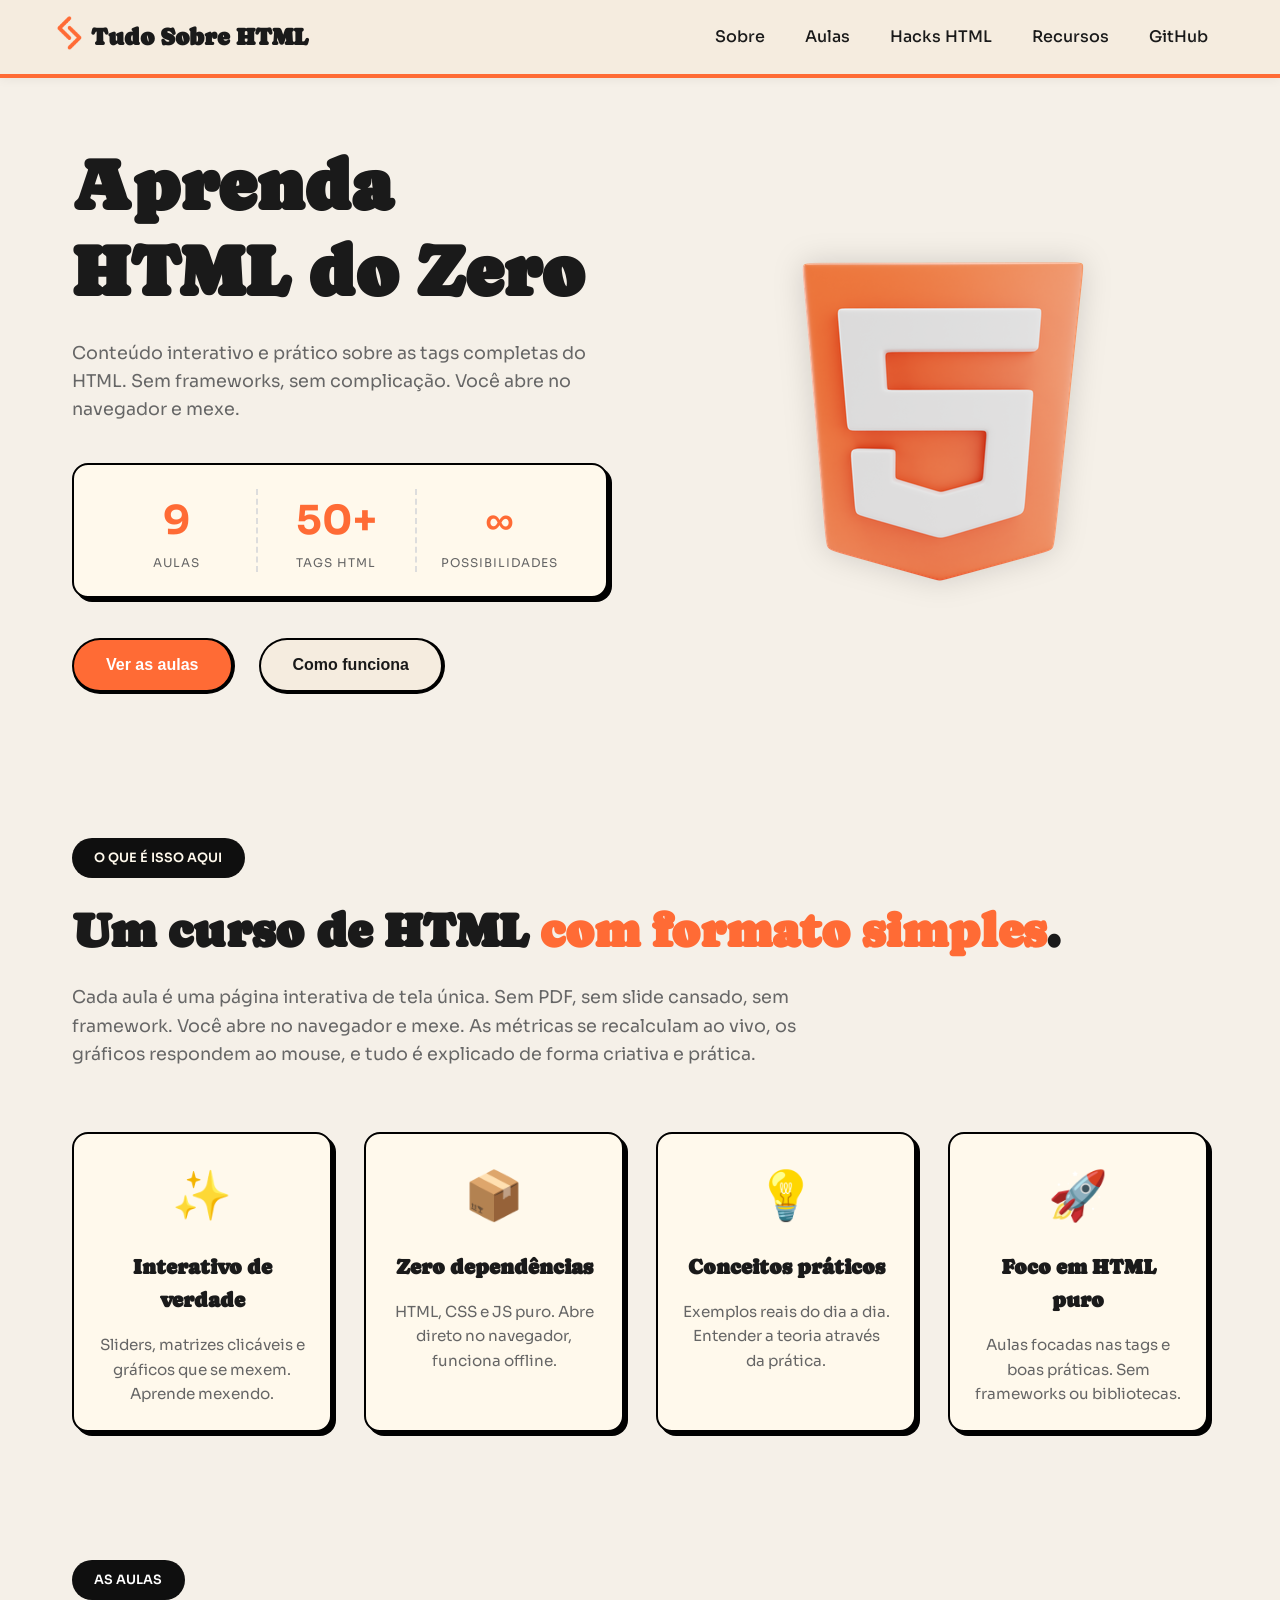
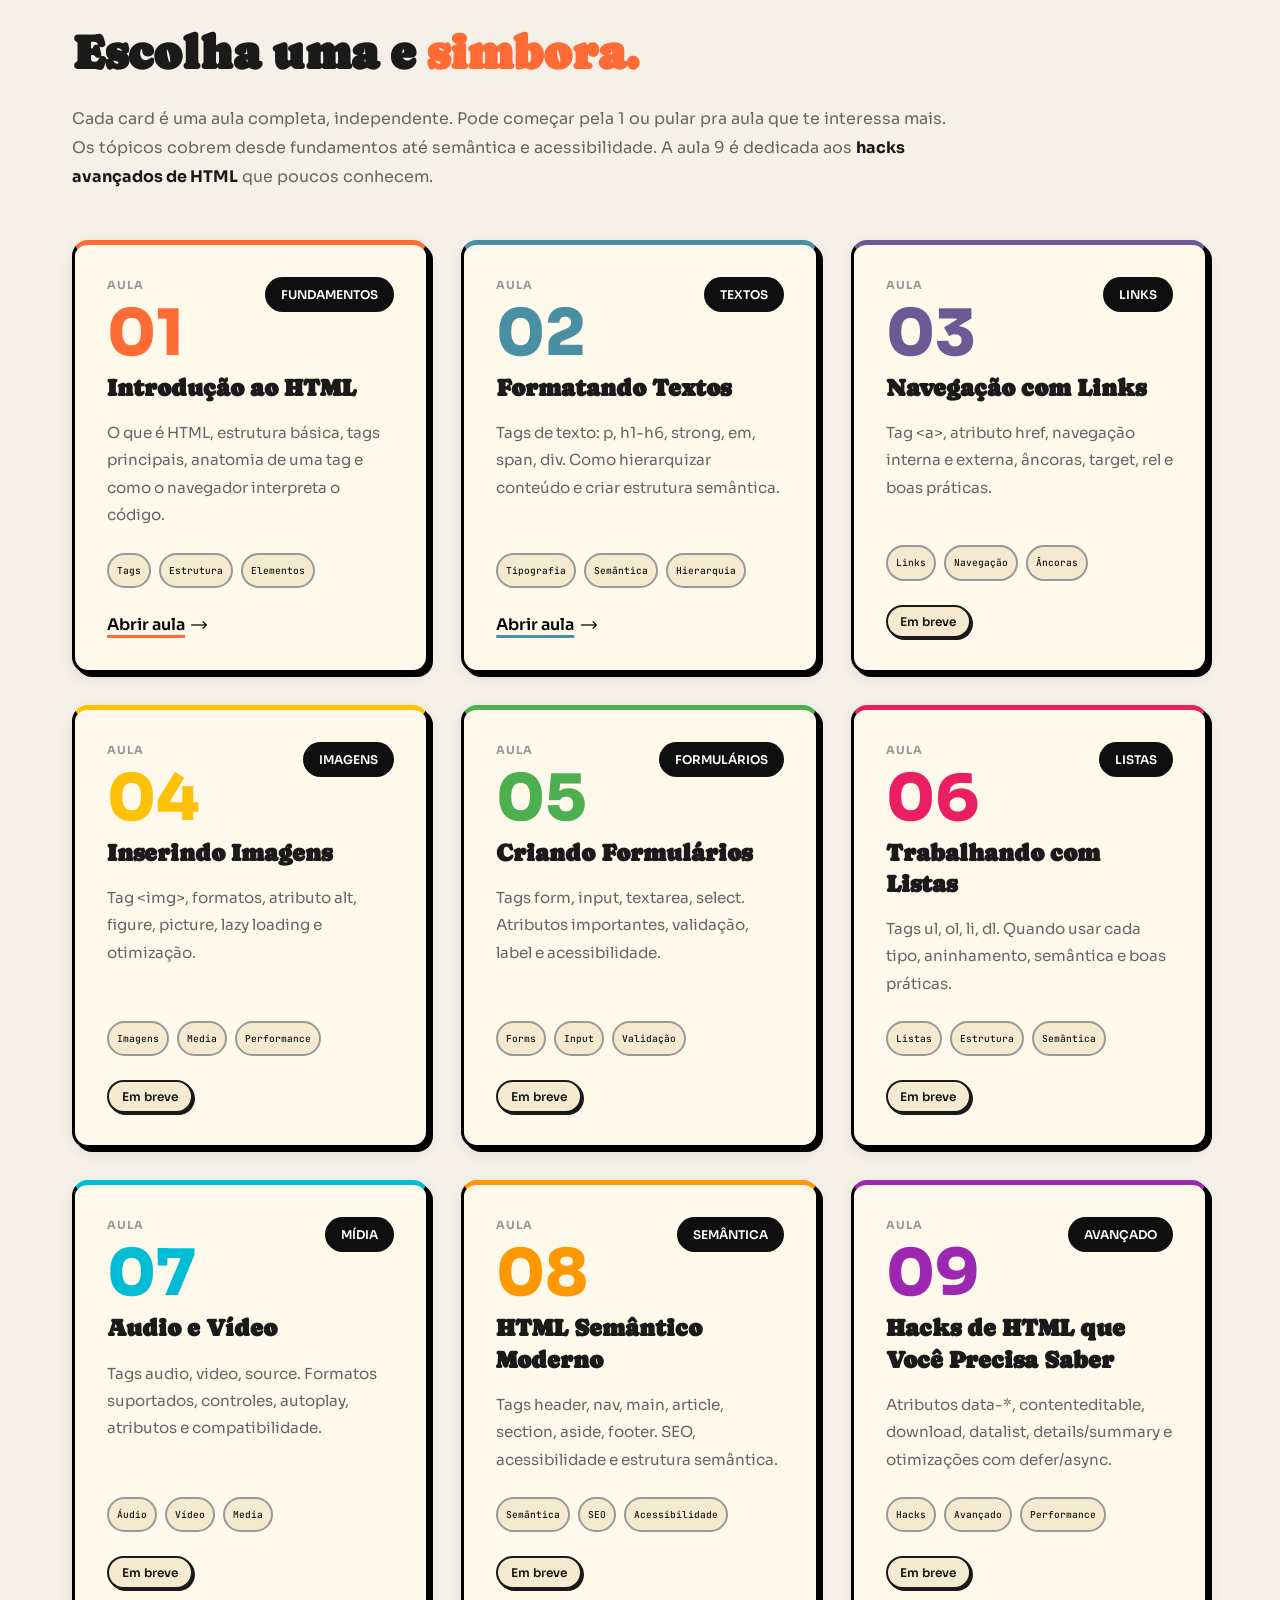
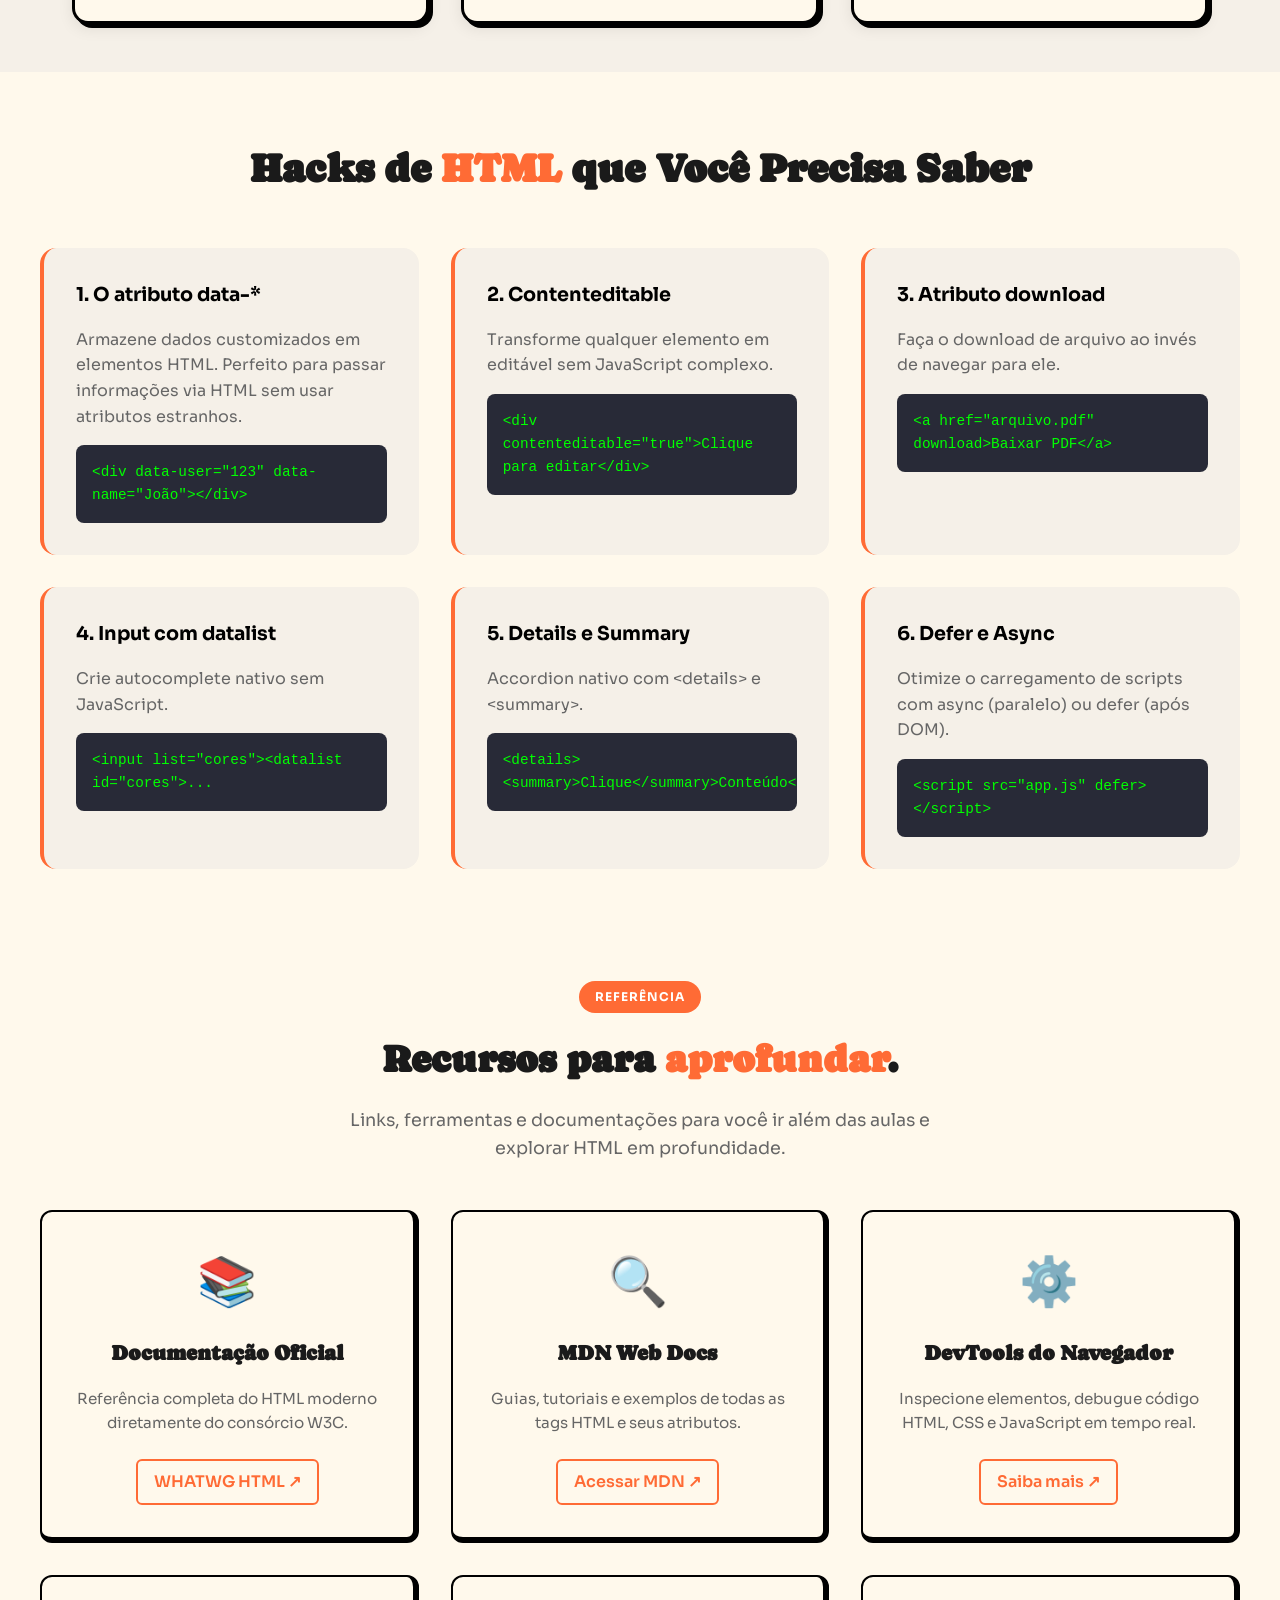
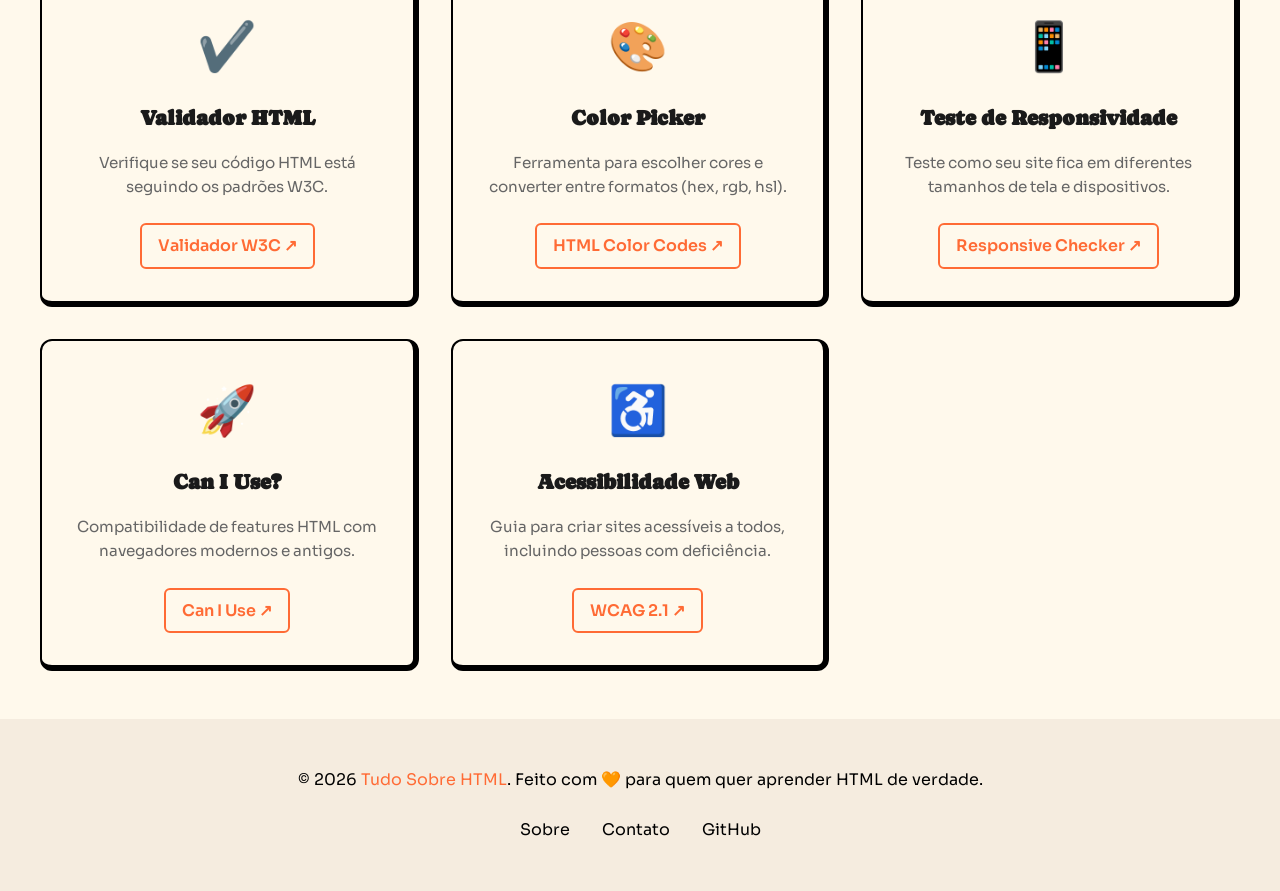
<file: index.html>
<!DOCTYPE html>
<html lang="pt-BR">
<head>
    <meta charset="UTF-8">
    <meta name="viewport" content="width=device-width, initial-scale=1.0">
    <title>Tudo Sobre HTML</title>
    <link rel="icon" type="image/x-icon" href="./img/favicon.ico">
    <link rel="stylesheet" href="css/style.css">
</head>
<body>
    <!-- HEADER -->
    <header class="header">
        <div class="header-container">
            <div class="logo">
                <a href="./"><img src="./img/logo.png" alt="Logo" class="logo-icon"></a>
                <h1>Tudo Sobre HTML</h1>
            </div>
            <nav class="nav">
                <a href="#como-funciona">Sobre</a>
                <a href="#aulas">Aulas</a>
                <a href="#hacks">Hacks HTML</a>
                <a href="#recursos">Recursos</a>
                <a href="https://github.com/rhayssakramer/tudo-sobre-html" target="_blank">GitHub</a>
            </nav>
        </div>
    </header>

    <!-- HERO SECTION -->
    <section class="hero" id="sobre">
        <div class="hero-content">
            <h1>Aprenda HTML do Zero</h1>
            <p>Conteúdo interativo e prático sobre as tags completas do HTML. Sem frameworks, sem complicação. Você abre no navegador e mexe.</p>
            
            <!-- STATS COMPACTO -->
            <div class="stats stats-compact">
                <div class="stat-item">
                    <span class="stat-number">9</span>
                    <span class="stat-label">Aulas</span>
                </div>
                <div class="stat-item">
                    <span class="stat-number">50+</span>
                    <span class="stat-label">Tags HTML</span>
                </div>
                <div class="stat-item">
                    <span class="stat-number">∞</span>
                    <span class="stat-label">Possibilidades</span>
                </div>
            </div>
            
            <div class="hero-buttons">
                <button class="btn btn-primary" onclick="document.querySelector('#aulas').scrollIntoView({behavior: 'smooth'})">Ver as aulas</button>
                <button class="btn btn-secondary" onclick="document.querySelector('#como-funciona').scrollIntoView({behavior: 'smooth'})">Como funciona</button>
            </div>
        </div>
        <div class="hero-illustration">
            <img src="./img/html-3d.webp" alt="HTML Code" class="hero-image">
        </div>
    </section>

     <!-- COMO FUNCIONA -->
    <section class="como-funciona" id="como-funciona">
        <div class="como-funciona-header">
            <span class="como-label">O QUE É ISSO AQUI</span>
            <h2>Um curso de HTML <span class="destaque">com formato simples</span>.</h2>
            <p>Cada aula é uma página interativa de tela única. Sem PDF, sem slide cansado, sem framework. Você abre no navegador e mexe. As métricas se recalculam ao vivo, os gráficos respondem ao mouse, e tudo é explicado de forma criativa e prática.</p>
        </div>

        <div class="features-grid">
            <div class="feature-card">
                <div class="feature-icon">✨</div>
                <h3>Interativo de verdade</h3>
                <p>Sliders, matrizes clicáveis e gráficos que se mexem. Aprende mexendo.</p>
            </div>

            <div class="feature-card">
                <div class="feature-icon">📦</div>
                <h3>Zero dependências</h3>
                <p>HTML, CSS e JS puro. Abre direto no navegador, funciona offline.</p>
            </div>

            <div class="feature-card">
                <div class="feature-icon">💡</div>
                <h3>Conceitos práticos</h3>
                <p>Exemplos reais do dia a dia. Entender a teoria através da prática.</p>
            </div>

            <div class="feature-card">
                <div class="feature-icon">🚀</div>
                <h3>Foco em HTML puro</h3>
                <p>Aulas focadas nas tags e boas práticas. Sem frameworks ou bibliotecas.</p>
            </div>
        </div>
    </section>

    <!-- AULAS -->
    <section class="aulas" id="aulas">
        <div class="aulas-header">
            <span class="aulas-label">AS AULAS</span>
            <h2>Escolha uma e <span class="destaque">simbora.</span></h2>
            <p>Cada card é uma aula completa, independente. Pode começar pela 1 ou pular pra aula que te interessa mais. Os tópicos cobrem desde fundamentos até semântica e acessibilidade. A aula 9 é dedicada aos <strong>hacks avançados de HTML</strong> que poucos conhecem.</p>
        </div>
        <div class="aulas-grid">
            <!-- Cards gerados dinamicamente por JavaScript -->
        </div>
    </section>

    <!-- CTA -->
    <section class="hacks" id="hacks">
        <h2>Hacks de <span class="destaque">HTML</span> que Você Precisa Saber</h2>
        <div class="hacks-container">
            <div class="hack-item">
                <h4>1. O atributo data-*</h4>
                <p>Armazene dados customizados em elementos HTML. Perfeito para passar informações via HTML sem usar atributos estranhos.</p>
                <code>&lt;div data-user="123" data-name="João"&gt;&lt;/div&gt;</code>
            </div>
            <div class="hack-item">
                <h4>2. Contenteditable</h4>
                <p>Transforme qualquer elemento em editável sem JavaScript complexo.</p>
                <code>&lt;div contenteditable="true"&gt;Clique para editar&lt;/div&gt;</code>
            </div>
            <div class="hack-item">
                <h4>3. Atributo download</h4>
                <p>Faça o download de arquivo ao invés de navegar para ele.</p>
                <code>&lt;a href="arquivo.pdf" download&gt;Baixar PDF&lt;/a&gt;</code>
            </div>
            <div class="hack-item">
                <h4>4. Input com datalist</h4>
                <p>Crie autocomplete nativo sem JavaScript.</p>
                <code>&lt;input list="cores"&gt;&lt;datalist id="cores"&gt;...</code>
            </div>
            <div class="hack-item">
                <h4>5. Details e Summary</h4>
                <p>Accordion nativo com &lt;details&gt; e &lt;summary&gt;.</p>
                <code>&lt;details&gt;&lt;summary&gt;Clique&lt;/summary&gt;Conteúdo&lt;/details&gt;</code>
            </div>
            <div class="hack-item">
                <h4>6. Defer e Async</h4>
                <p>Otimize o carregamento de scripts com async (paralelo) ou defer (após DOM).</p>
                <code>&lt;script src="app.js" defer&gt;&lt;/script&gt;</code>
            </div>
        </div>
    </section>

    <!-- RECURSOS -->
    <section class="recursos" id="recursos">
        <div class="recursos-header">
            <span class="recursos-label">REFERÊNCIA</span>
            <h2>Recursos para <span class="destaque">aprofundar</span>.</h2>
            <p>Links, ferramentas e documentações para você ir além das aulas e explorar HTML em profundidade.</p>
        </div>

        <div class="recursos-grid">
            <div class="recurso-card">
                <div class="recurso-icon">📚</div>
                <h3>Documentação Oficial</h3>
                <p>Referência completa do HTML moderno diretamente do consórcio W3C.</p>
                <a href="https://html.spec.whatwg.org/" target="_blank" class="recurso-link">WHATWG HTML ↗</a>
            </div>

            <div class="recurso-card">
                <div class="recurso-icon">🔍</div>
                <h3>MDN Web Docs</h3>
                <p>Guias, tutoriais e exemplos de todas as tags HTML e seus atributos.</p>
                <a href="https://developer.mozilla.org/pt-BR/docs/Web/HTML" target="_blank" class="recurso-link">Acessar MDN ↗</a>
            </div>

            <div class="recurso-card">
                <div class="recurso-icon">⚙️</div>
                <h3>DevTools do Navegador</h3>
                <p>Inspecione elementos, debugue código HTML, CSS e JavaScript em tempo real.</p>
                <a href="https://developer.mozilla.org/pt-BR/docs/Learn/Common_questions/Tools_and_setup/What_are_browser_developer_tools" target="_blank" class="recurso-link">Saiba mais ↗</a>
            </div>

            <div class="recurso-card">
                <div class="recurso-icon">✔️</div>
                <h3>Validador HTML</h3>
                <p>Verifique se seu código HTML está seguindo os padrões W3C.</p>
                <a href="https://validator.w3.org/" target="_blank" class="recurso-link">Validador W3C ↗</a>
            </div>

            <div class="recurso-card">
                <div class="recurso-icon">🎨</div>
                <h3>Color Picker</h3>
                <p>Ferramenta para escolher cores e converter entre formatos (hex, rgb, hsl).</p>
                <a href="https://htmlcolorcodes.com/" target="_blank" class="recurso-link">HTML Color Codes ↗</a>
            </div>

            <div class="recurso-card">
                <div class="recurso-icon">📱</div>
                <h3>Teste de Responsividade</h3>
                <p>Teste como seu site fica em diferentes tamanhos de tela e dispositivos.</p>
                <a href="https://responsivedesignchecker.com/" target="_blank" class="recurso-link">Responsive Checker ↗</a>
            </div>

            <div class="recurso-card">
                <div class="recurso-icon">🚀</div>
                <h3>Can I Use?</h3>
                <p>Compatibilidade de features HTML com navegadores modernos e antigos.</p>
                <a href="https://caniuse.com/" target="_blank" class="recurso-link">Can I Use ↗</a>
            </div>

            <div class="recurso-card">
                <div class="recurso-icon">♿</div>
                <h3>Acessibilidade Web</h3>
                <p>Guia para criar sites acessíveis a todos, incluindo pessoas com deficiência.</p>
                <a href="https://www.w3.org/WAI/WCAG21/quickref/pt-BR/" target="_blank" class="recurso-link">WCAG 2.1 ↗</a>
            </div>
        </div>
    </section>

    <!-- FOOTER -->
    <footer class="footer">
        <div class="footer-content">
            <p>&copy; 2026 <a href="https://github.com/rhayssakramer/tudo-sobre-html">Tudo Sobre HTML</a>. Feito com 🧡 para quem quer aprender HTML de verdade.</p>
            <div class="footer-links">
                <a href="#como-funciona">Sobre</a>
                <a href="https://rhayssakramer.vercel.app/">Contato</a>
                <a href="https://github.com/rhayssakramer" target="_blank">GitHub</a>
            </div>
        </div>
    </footer>

    <!-- BOTÃO VOLTAR AO TOPO -->
    <a href="#" class="scroll-to-top" id="scrollToTop">
        <img src="./img/next.png" alt="↑">
    </a>

    <script src="js/aulas.js"></script>
    <script src="js/script.js"></script>
</body>
</html>
</file>
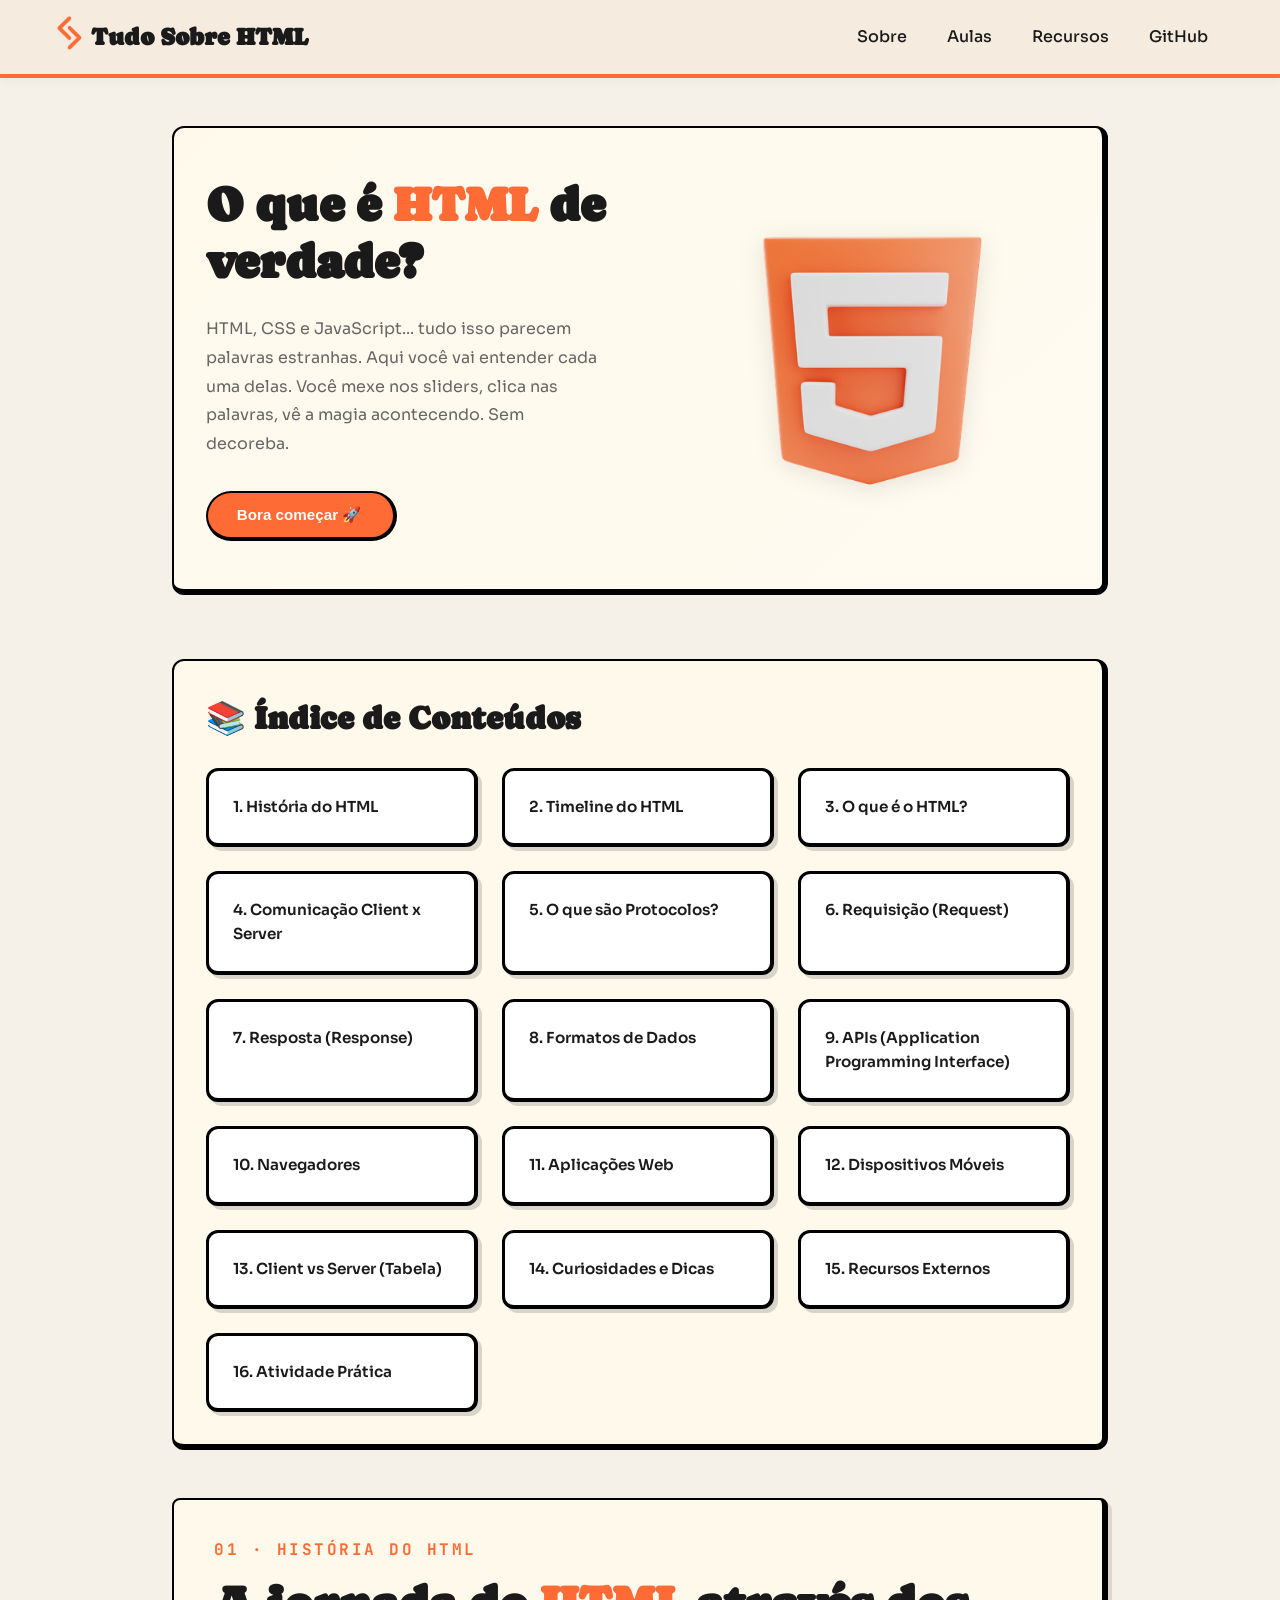
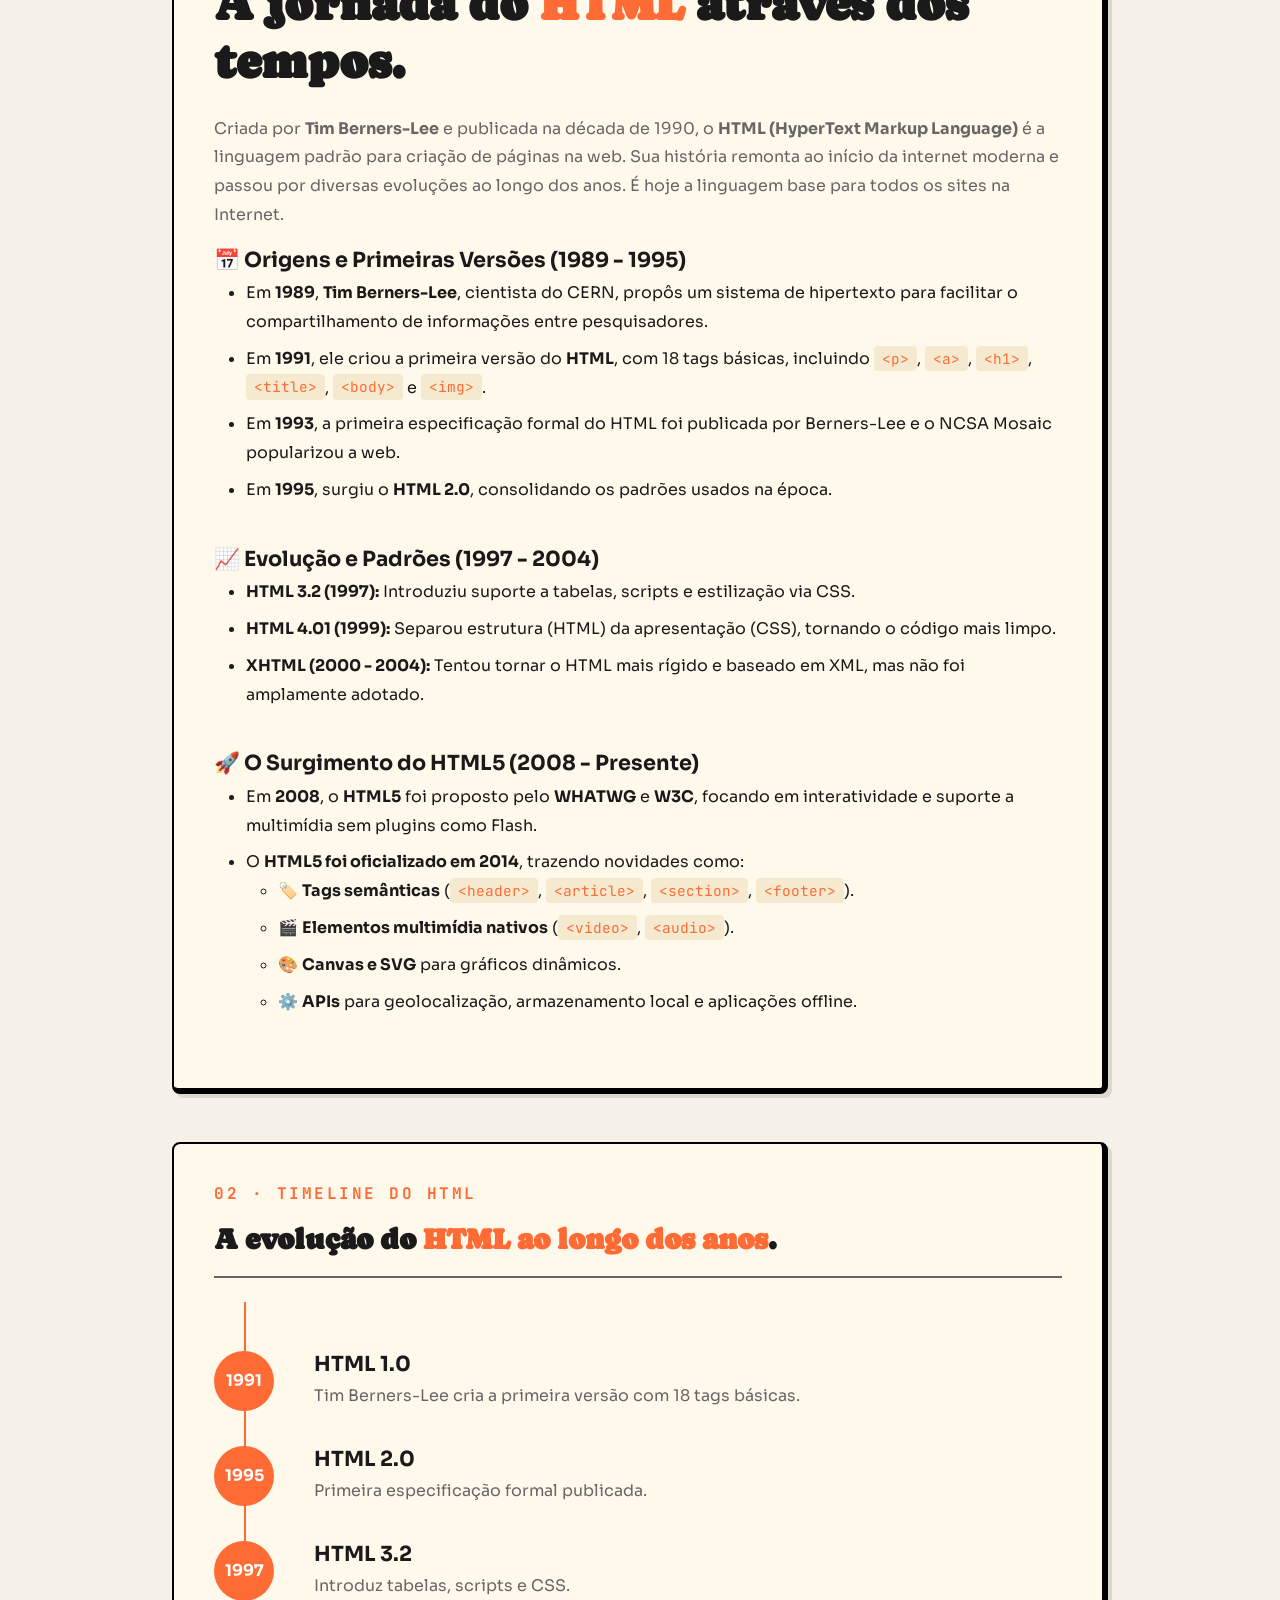
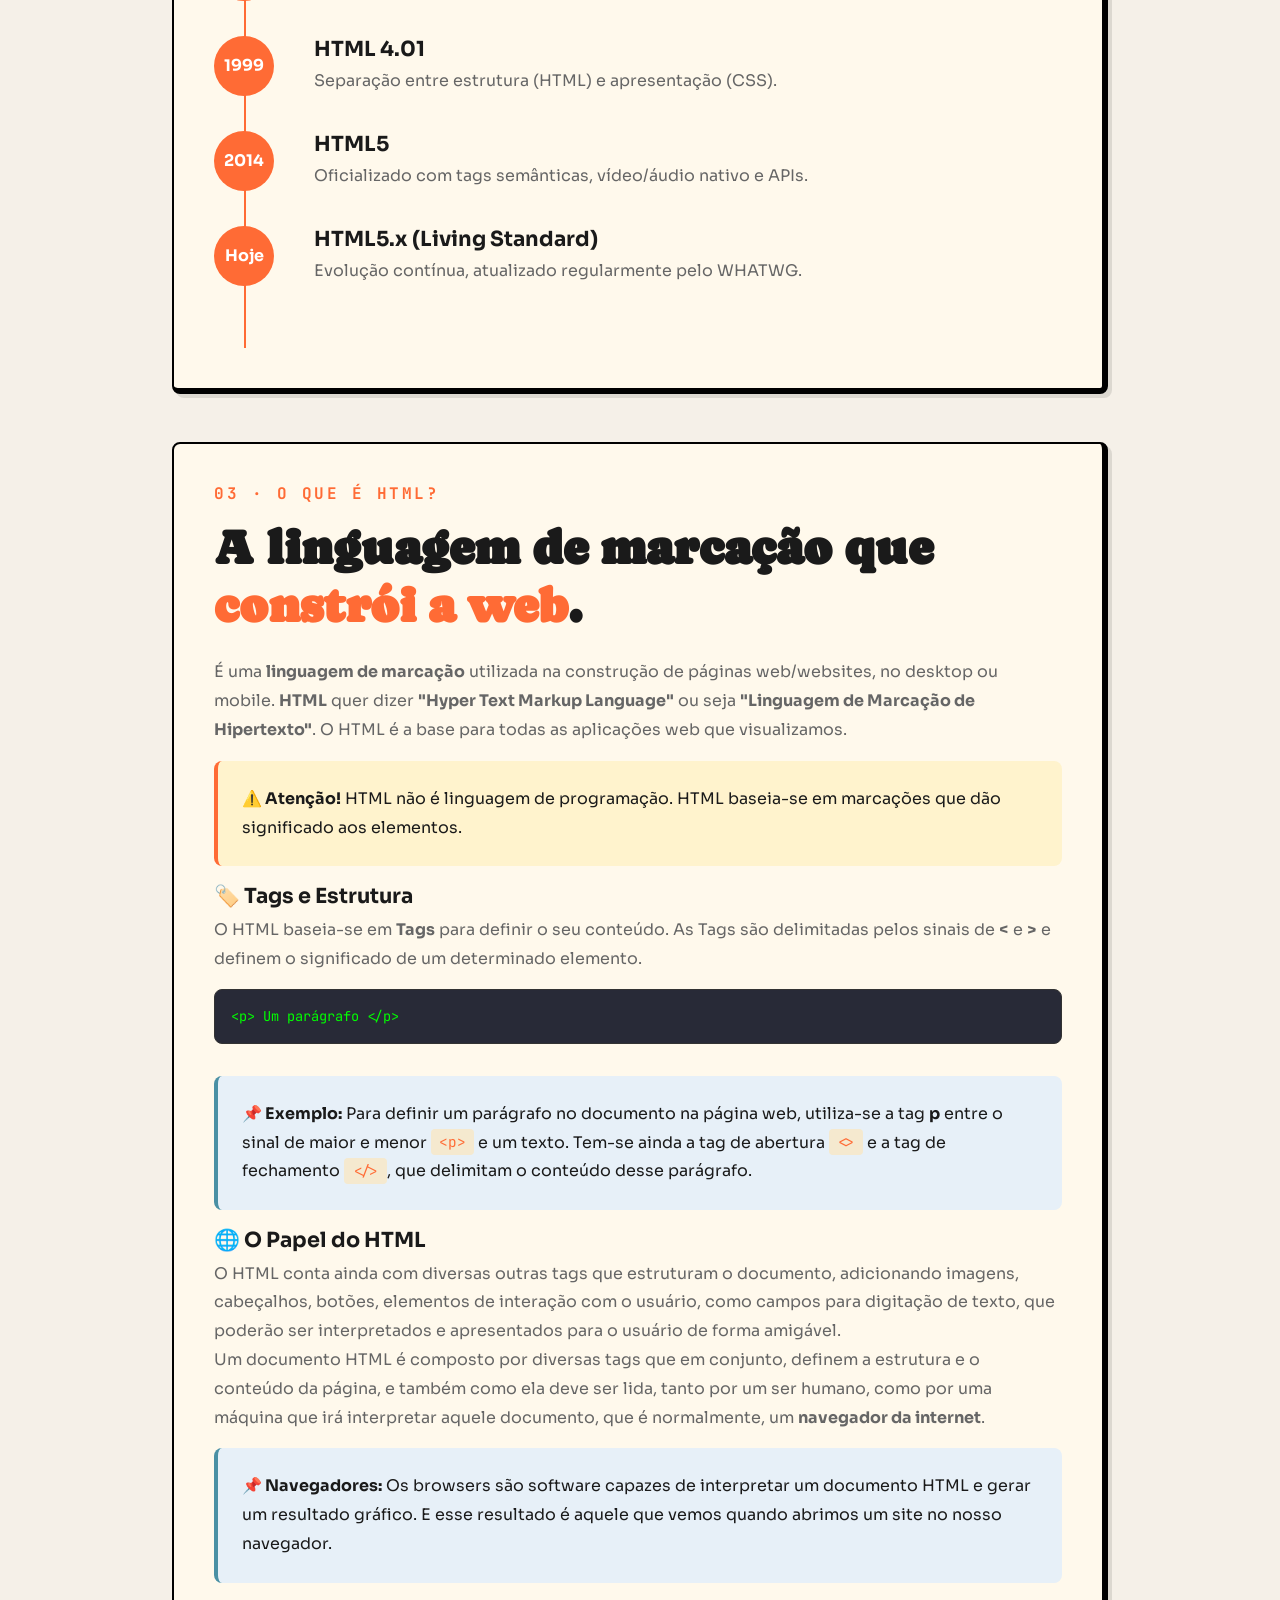
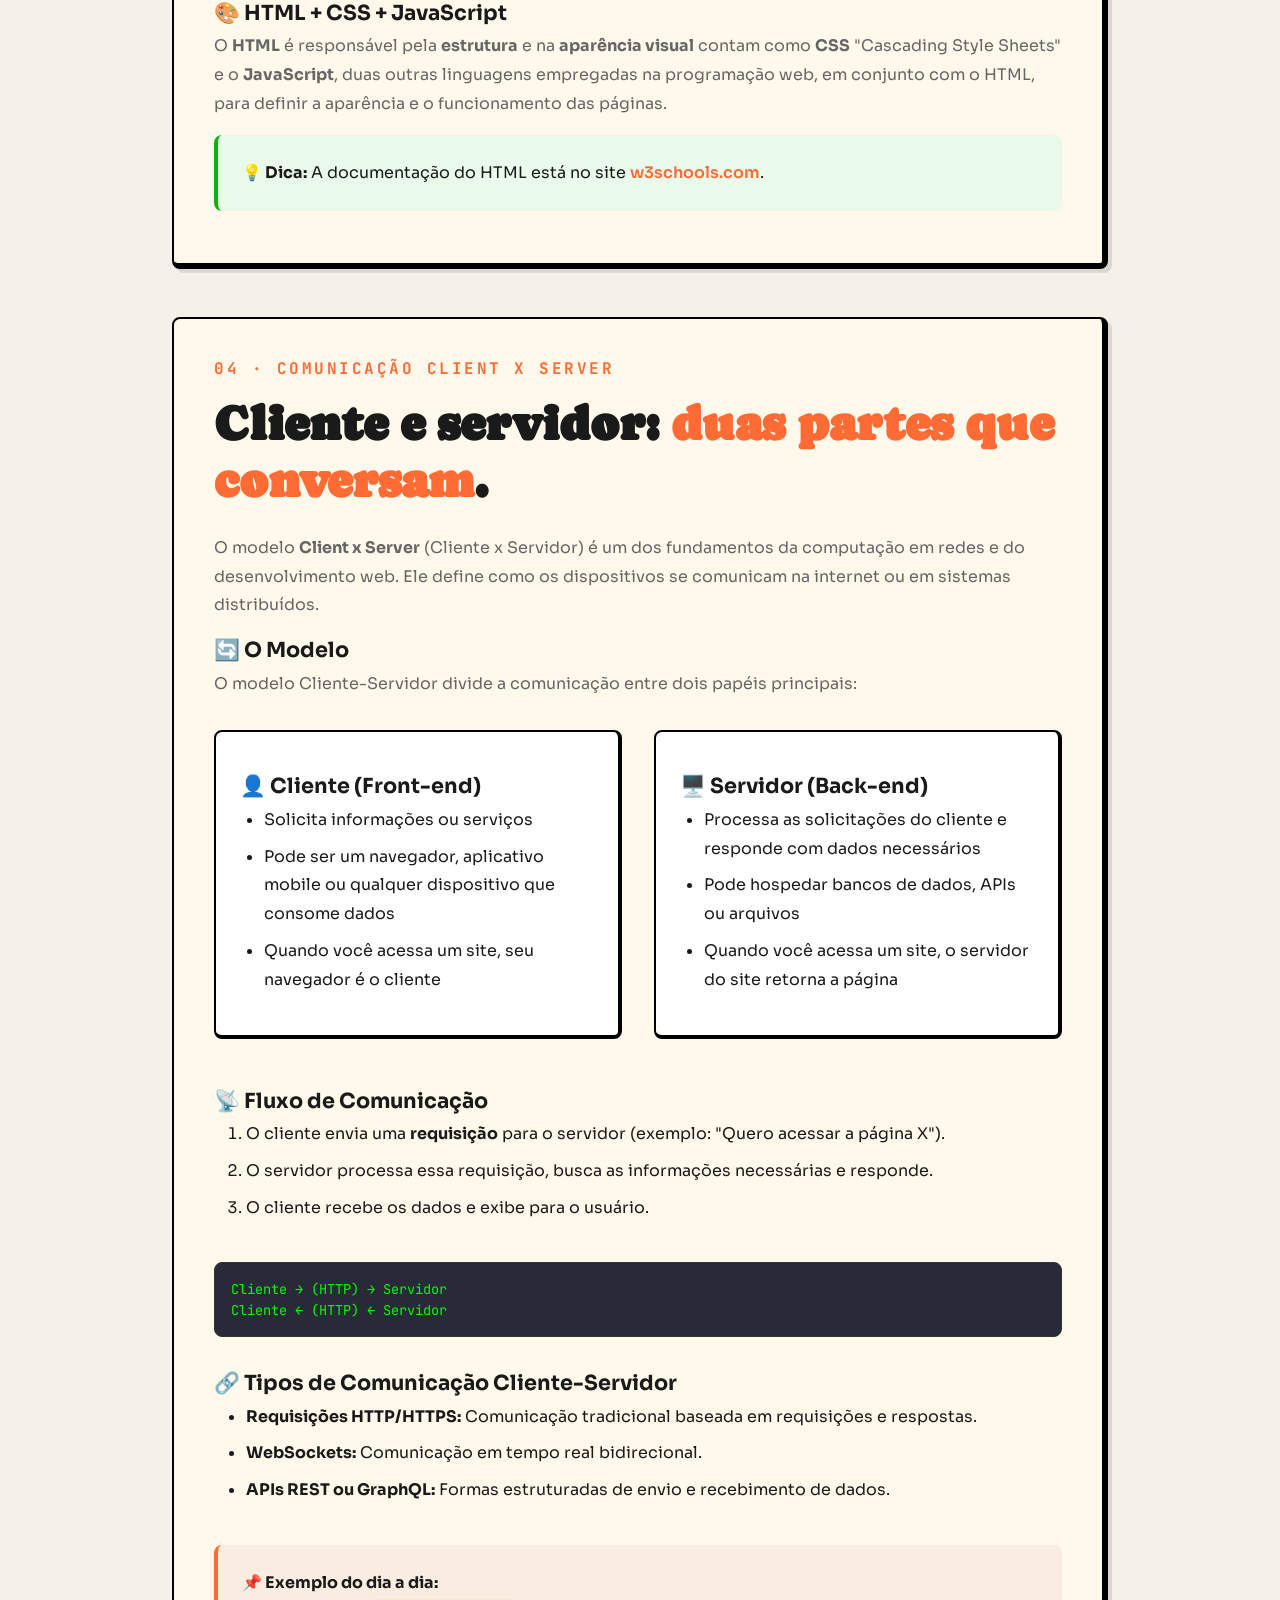
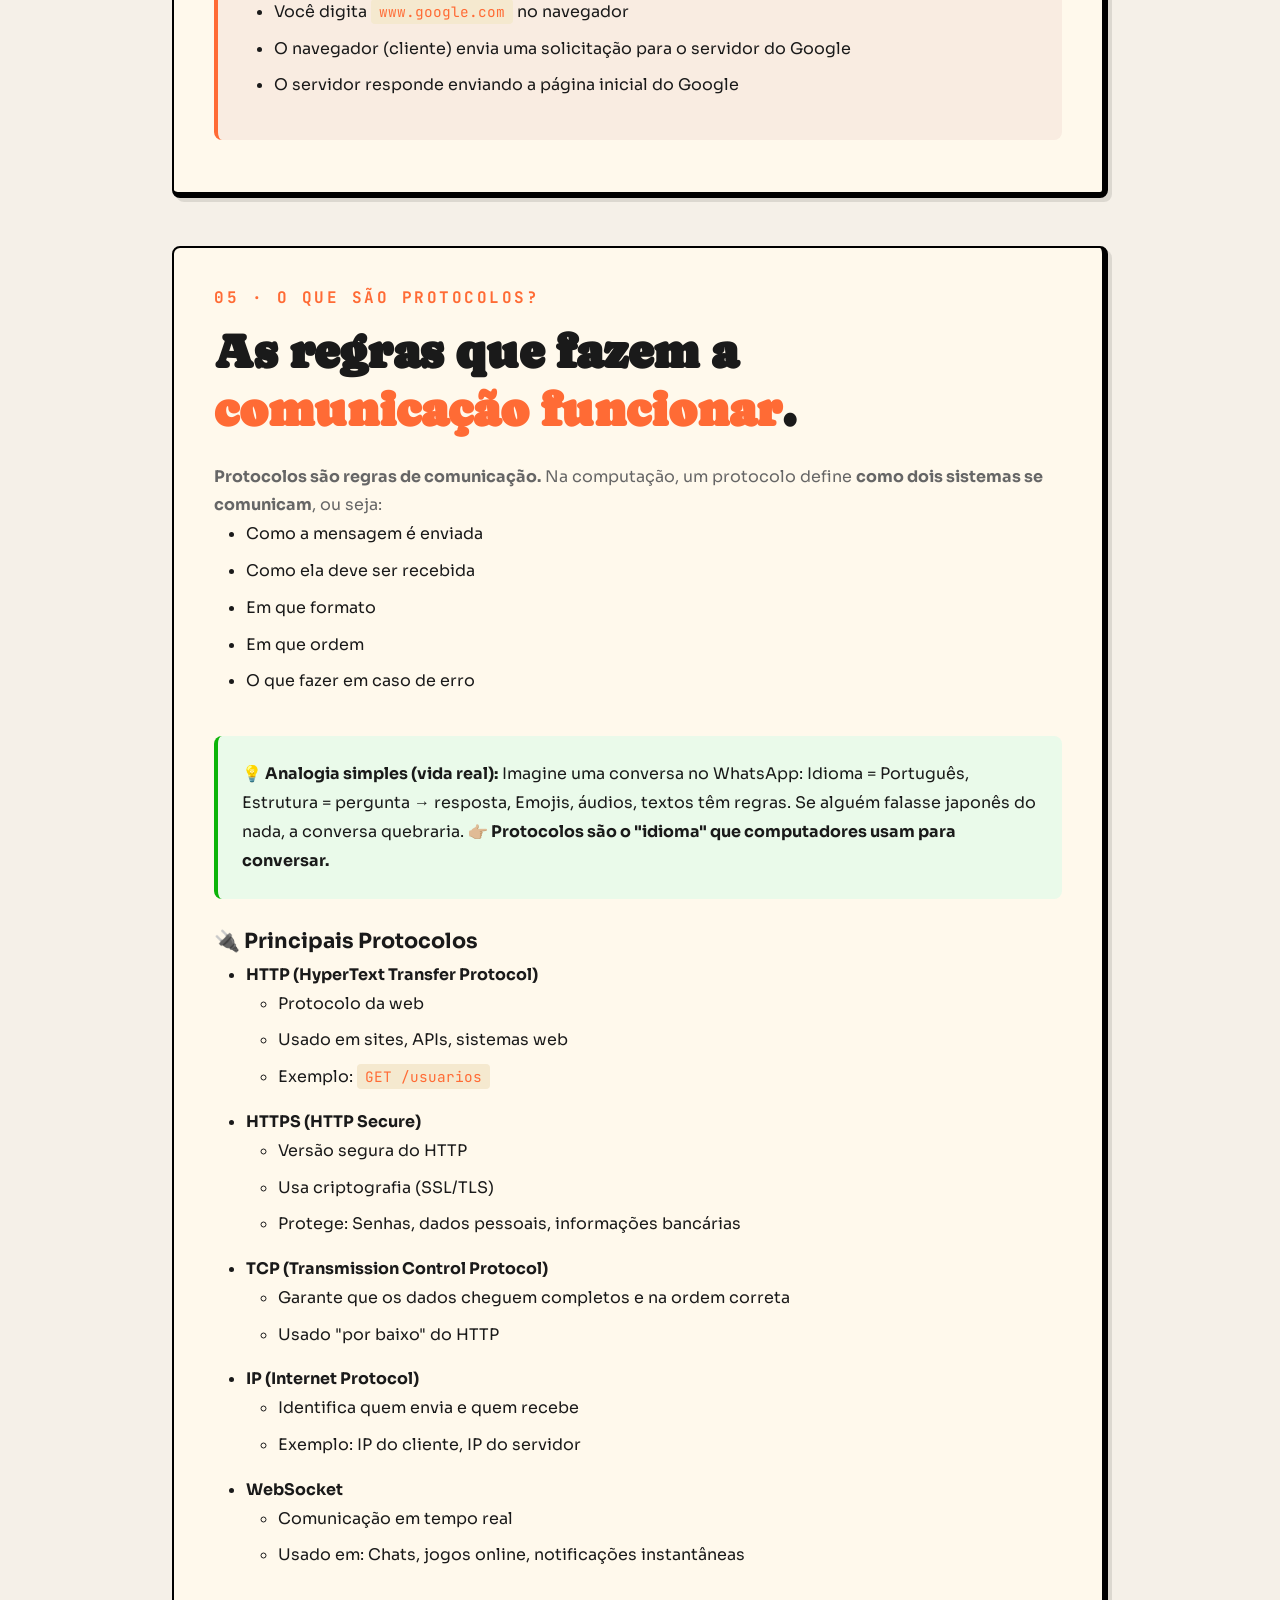
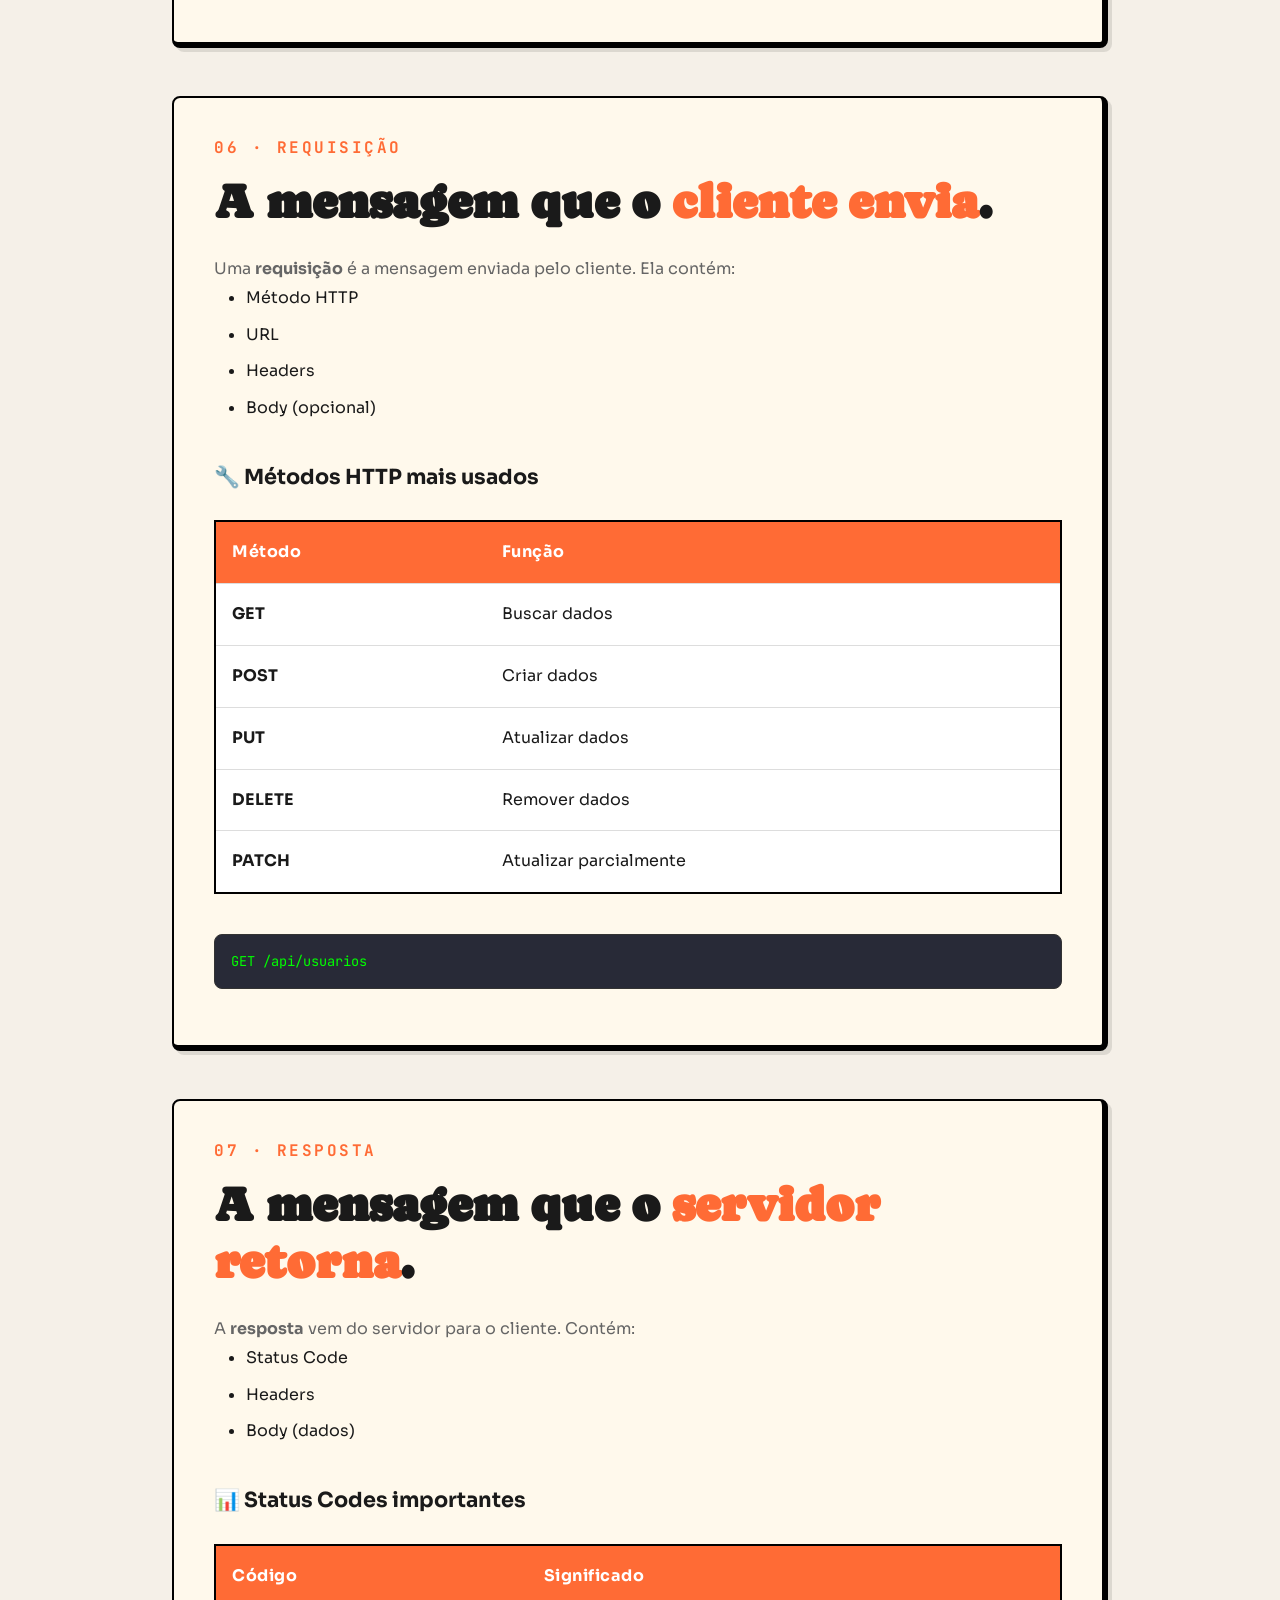
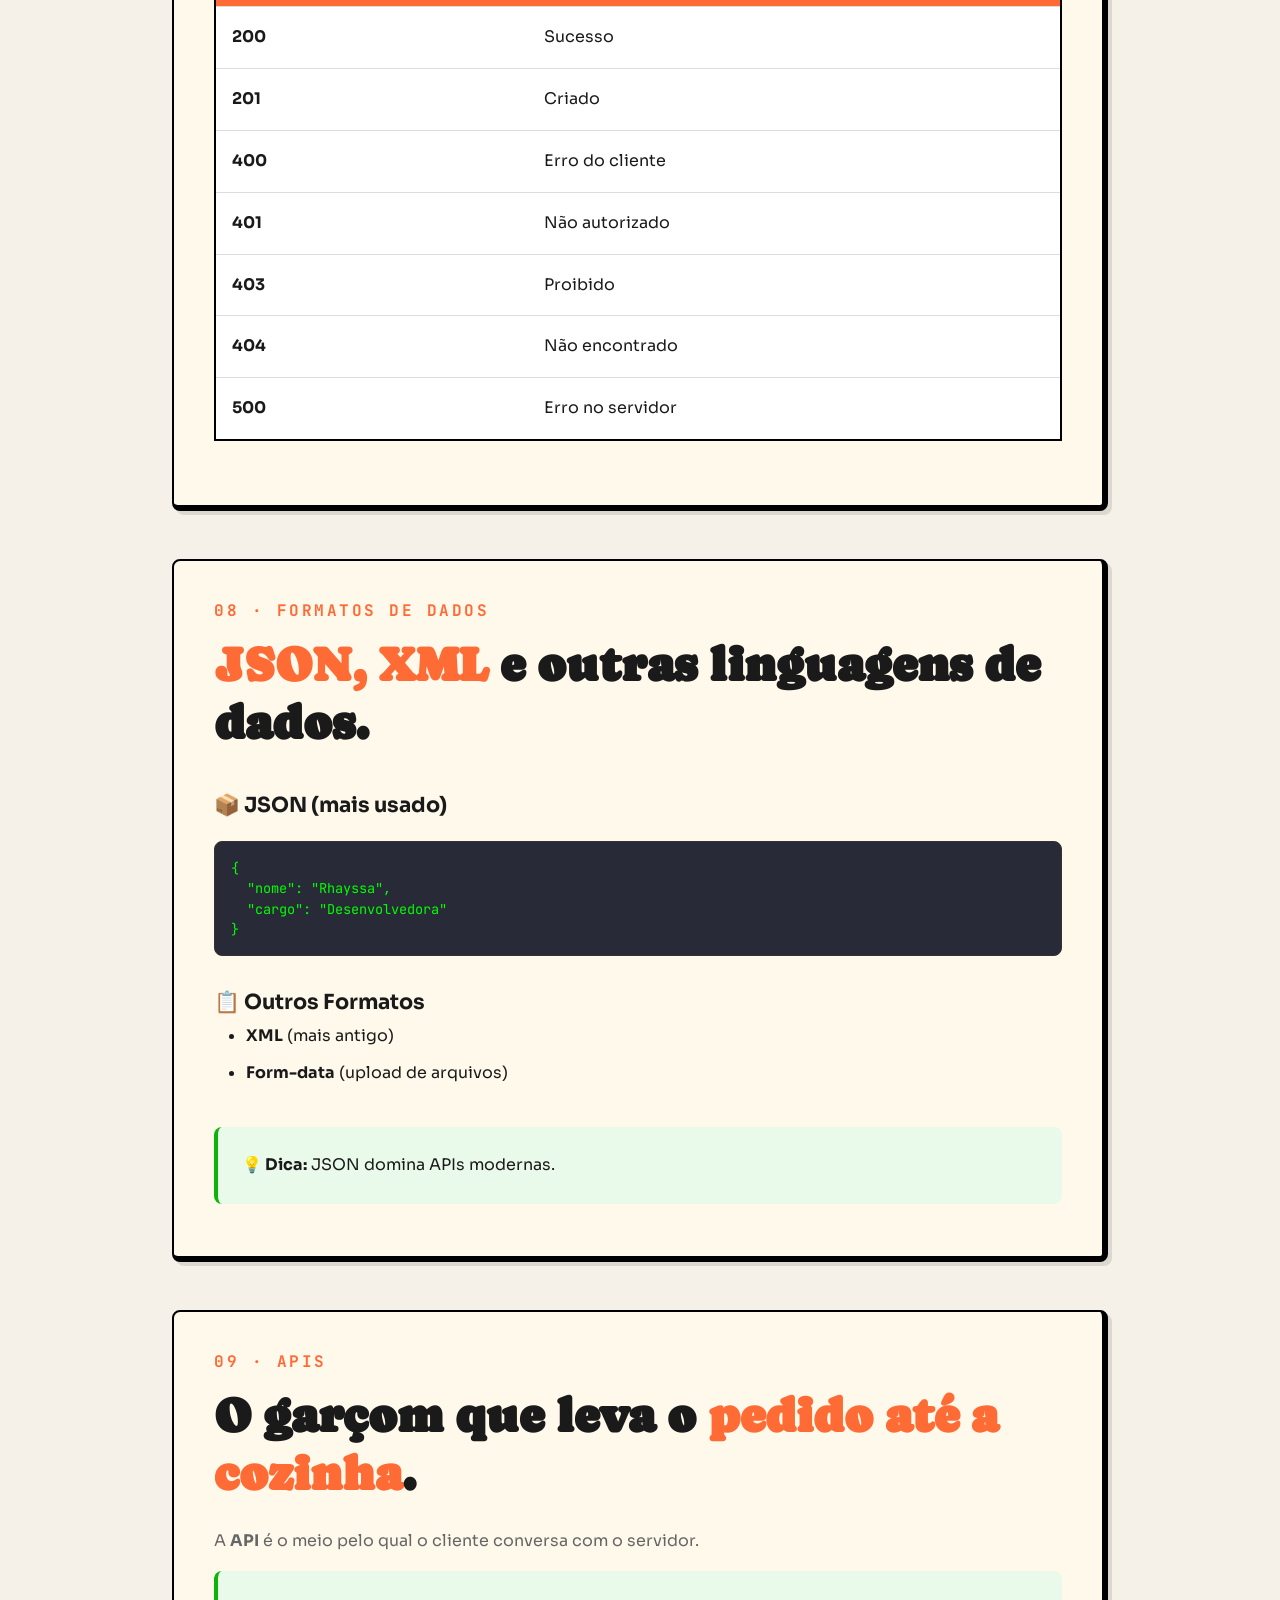
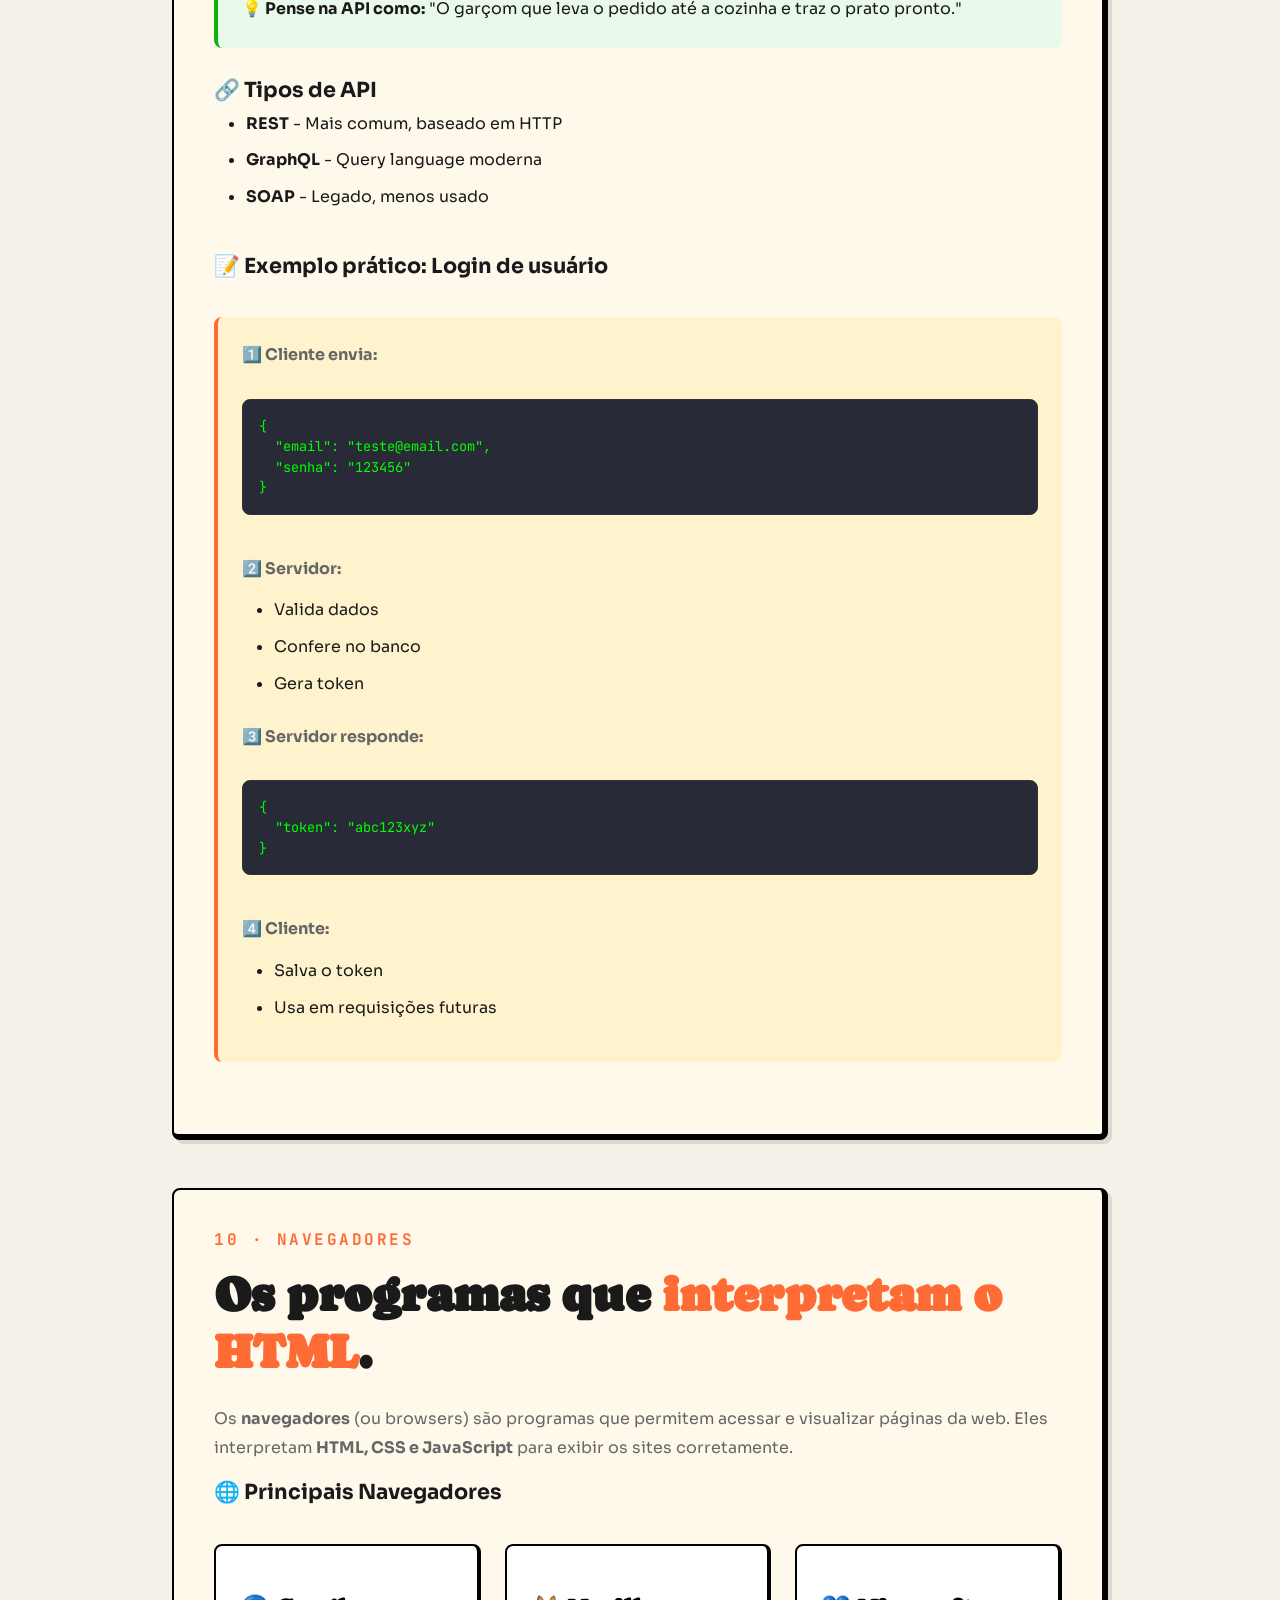
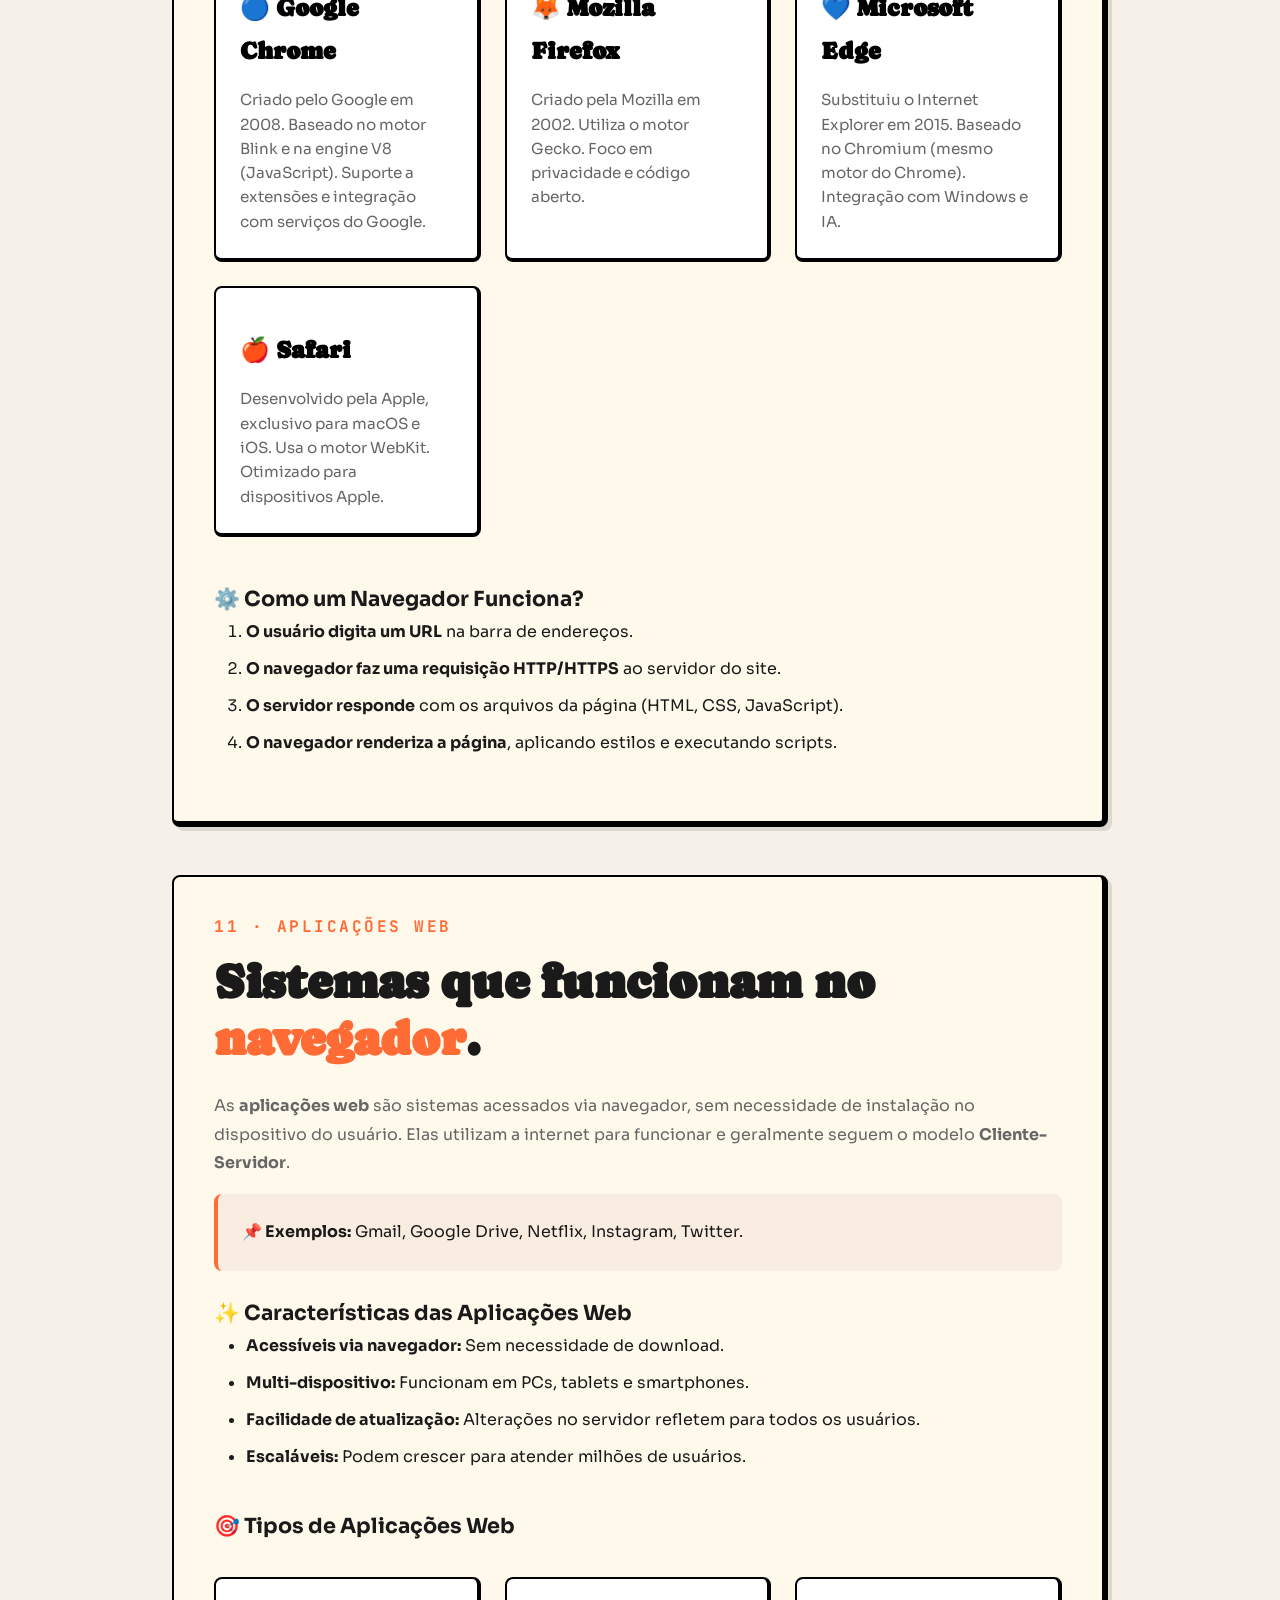
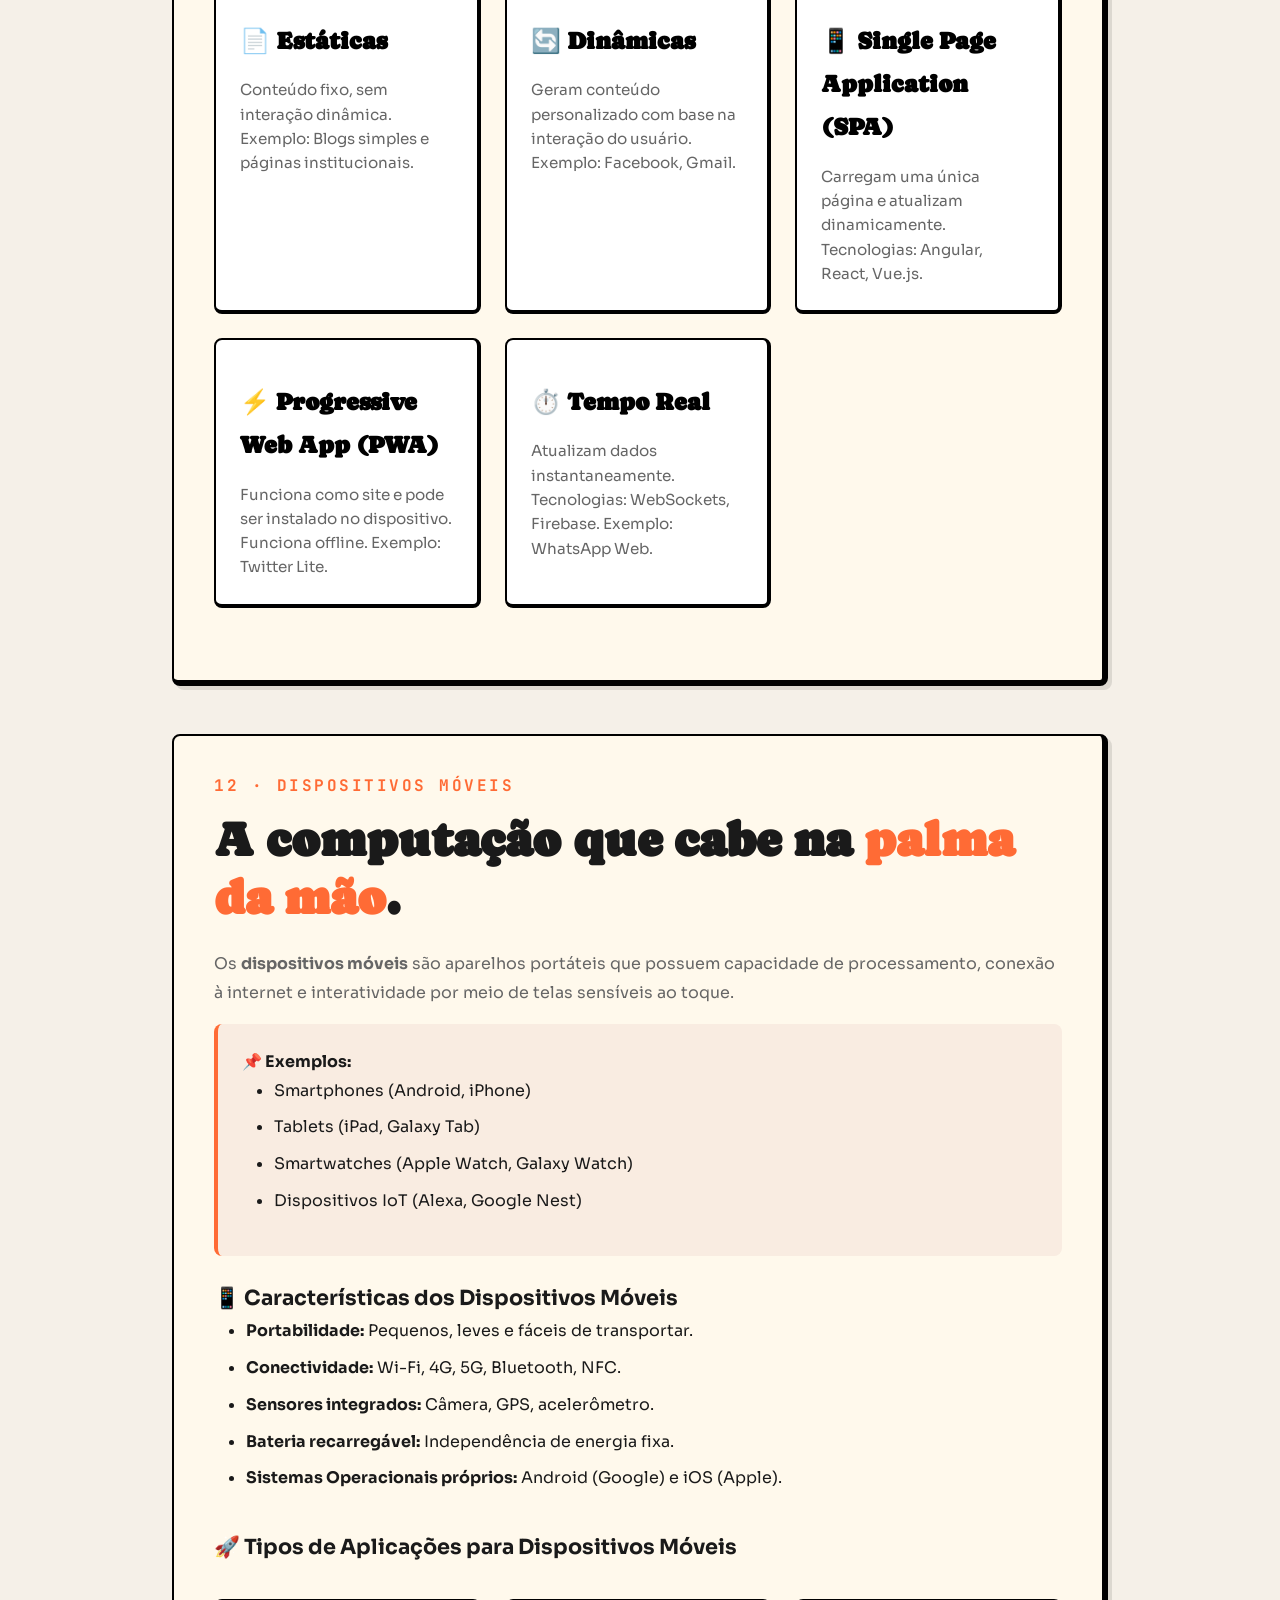
<file: aula1/index.html>
<!DOCTYPE html>
<html lang="pt-BR">
<head>
    <meta charset="UTF-8">
    <meta name="viewport" content="width=device-width, initial-scale=1.0">
    <title>Aula 1 - Introdução ao HTML | Tudo Sobre HTML</title>
    <link rel="icon" type="image/x-icon" href="../img/favicon.ico">
    <link rel="stylesheet" href="style.css">
    <link href="https://fonts.googleapis.com/css2?family=Caprasimo&family=JetBrains+Mono:wght@400;500&family=Sora:wght@400;600;700&display=swap" rel="stylesheet">
</head>
<body>
    <!-- HEADER -->
    <header class="header">
        <div class="header-container">
            <div class="logo">
                <a href="../"><img src="../img/logo.png" alt="Logo" class="logo-icon"></a>
                <h1>Tudo Sobre HTML</h1>
            </div>
            <nav class="nav">
                <a href="../#como-funciona">Sobre</a>
                <div class="nav-dropdown">
                    <a href="../#aulas" aria-controls="topicos-aula">Aulas</a>
                    <ul class="nav-topicos" id="topicos-aula" aria-label="Tópicos da aula 1">
                        <li><a href="#historia">1. História do HTML</a></li>
                        <li><a href="#timeline">2. Timeline do HTML</a></li>
                        <li><a href="#oque-html">3. O que é o HTML?</a></li>
                        <li><a href="#client-server">4. Comunicação Client x Server</a></li>
                        <li><a href="#protocolos">5. O que são Protocolos?</a></li>
                        <li><a href="#requisicao">6. Requisição (Request)</a></li>
                        <li><a href="#resposta">7. Resposta (Response)</a></li>
                        <li><a href="#formatos">8. Formatos de Dados</a></li>
                        <li><a href="#apis">9. APIs (Application Programming Interface)</a></li>
                        <li><a href="#navegadores">10. Navegadores</a></li>
                        <li><a href="#apps-web">11. Aplicações Web</a></li>
                        <li><a href="#mobile">12. Dispositivos Móveis</a></li>
                        <li><a href="#tabela-client-server">13. Client vs Server (Tabela)</a></li>
                        <li><a href="#curiosidades">14. Curiosidades e Dicas</a></li>
                        <li><a href="#recursos">15. Recursos Externos</a></li>
                        <li><a href="#atividade">16. Atividade Prática</a></li>
                    </ul>
                </div>
                <a href="../#recursos">Recursos</a>
                <a href="https://github.com/rhayssakramer/tudo-sobre-html" target="_blank">GitHub</a>
            </nav>
        </div>
    </header>

    <!-- MAIN CONTENT -->
    <main class="aula-container">
        <!-- AULA HEADER -->
        <section class="aula-header-hero">
            <div class="hero-content">
                <h1>O que é <span class="highlight">HTML</span> de verdade?</h1>
                <p class="hero-text">HTML, CSS e JavaScript... tudo isso parecem palavras estranhas. Aqui você vai entender cada uma delas. Você mexe nos sliders, clica nas palavras, vê a magia acontecendo. Sem decoreba.</p>
                <button id="btn-hero" class="btn btn-primary" onclick="document.querySelector('#toc-list').scrollIntoView({behavior: 'smooth'})">Bora começar 🚀</button>
            </div>
            <div class="hero-illustration">
                <img src="../img/html-3d.webp" alt="HTML 3D" class="hero-image">
            </div>
        </section>

        <!-- TABELA DE CONTEÚDOS -->
        <section class="toc-section">
            <h2>📚 Índice de Conteúdos</h2>
            <nav class="toc-list">
                <a href="#historia">1. História do HTML</a>
                <a href="#timeline">2. Timeline do HTML</a>
                <a href="#oque-html">3. O que é o HTML?</a>
                <a href="#client-server">4. Comunicação Client x Server</a>
                <a href="#protocolos">5. O que são Protocolos?</a>
                <a href="#requisicao">6. Requisição (Request)</a>
                <a href="#resposta">7. Resposta (Response)</a>
                <a href="#formatos">8. Formatos de Dados</a>
                <a href="#apis">9. APIs (Application Programming Interface)</a>
                <a href="#navegadores">10. Navegadores</a>
                <a href="#apps-web">11. Aplicações Web</a>
                <a href="#mobile">12. Dispositivos Móveis</a>
                <a href="#tabela-client-server">13. Client vs Server (Tabela)</a>
                <a href="#curiosidades">14. Curiosidades e Dicas</a>
                <a href="#recursos">15. Recursos Externos</a>
                <a href="#atividade">16. Atividade Prática</a>
            </nav>
        </section>

        <!-- SEÇÃO 1: HISTÓRIA DO HTML -->
        <section class="content-section" id="historia">
            <span class="section-label">01 · HISTÓRIA DO HTML</span>
            <h1>A jornada do <span class="highlight">HTML</span> através dos tempos.</h1>
            
            <div class="content-block">
                <p>Criada por <strong>Tim Berners-Lee</strong> e publicada na década de 1990, o <strong>HTML (HyperText Markup Language)</strong> é a linguagem padrão para criação de páginas na web. Sua história remonta ao início da internet moderna e passou por diversas evoluções ao longo dos anos. É hoje a linguagem base para todos os sites na Internet.</p>

                <h3>📅 Origens e Primeiras Versões (1989 - 1995)</h3>
                <ul>
                    <li>Em <strong>1989</strong>, <strong>Tim Berners-Lee</strong>, cientista do CERN, propôs um sistema de hipertexto para facilitar o compartilhamento de informações entre pesquisadores.</li>
                    <li>Em <strong>1991</strong>, ele criou a primeira versão do <strong>HTML</strong>, com 18 tags básicas, incluindo <code>&lt;p&gt;</code>, <code>&lt;a&gt;</code>, <code>&lt;h1&gt;</code>, <code>&lt;title&gt;</code>, <code>&lt;body&gt;</code> e <code>&lt;img&gt;</code>.</li>
                    <li>Em <strong>1993</strong>, a primeira especificação formal do HTML foi publicada por Berners-Lee e o NCSA Mosaic popularizou a web.</li>
                    <li>Em <strong>1995</strong>, surgiu o <strong>HTML 2.0</strong>, consolidando os padrões usados na época.</li>
                </ul>

                <h3>📈 Evolução e Padrões (1997 - 2004)</h3>
                <ul>
                    <li><strong>HTML 3.2 (1997):</strong> Introduziu suporte a tabelas, scripts e estilização via CSS.</li>
                    <li><strong>HTML 4.01 (1999):</strong> Separou estrutura (HTML) da apresentação (CSS), tornando o código mais limpo.</li>
                    <li><strong>XHTML (2000 - 2004):</strong> Tentou tornar o HTML mais rígido e baseado em XML, mas não foi amplamente adotado.</li>
                </ul>

                <h3>🚀 O Surgimento do HTML5 (2008 - Presente)</h3>
                <ul>
                    <li>Em <strong>2008</strong>, o <strong>HTML5</strong> foi proposto pelo <strong>WHATWG</strong> e <strong>W3C</strong>, focando em interatividade e suporte a multimídia sem plugins como Flash.</li>
                    <li>O <strong>HTML5 foi oficializado em 2014</strong>, trazendo novidades como:
                        <ul>
                            <li>🏷️ <strong>Tags semânticas</strong> (<code>&lt;header&gt;</code>, <code>&lt;article&gt;</code>, <code>&lt;section&gt;</code>, <code>&lt;footer&gt;</code>).</li>
                            <li>🎬 <strong>Elementos multimídia nativos</strong> (<code>&lt;video&gt;</code>, <code>&lt;audio&gt;</code>).</li>
                            <li>🎨 <strong>Canvas e SVG</strong> para gráficos dinâmicos.</li>
                            <li>⚙️ <strong>APIs</strong> para geolocalização, armazenamento local e aplicações offline.</li>
                        </ul>
                    </li>
                </ul>
            </div>
        </section>

        <!-- SEÇÃO 2: TIMELINE DA EVOLUÇÃO DO HTML -->
        <section class="content-section" id="timeline">
            <span class="section-label">02 · TIMELINE DO HTML</span>
            <h2>A evolução do <span class="highlight">HTML ao longo dos anos</span>.</h2>
            
            <div class="content-block">
                <div class="timeline">
                    <div class="timeline-item">
                        <span class="timeline-date">1991</span>
                        <div class="timeline-content">
                            <h3>HTML 1.0</h3>
                            <p>Tim Berners-Lee cria a primeira versão com 18 tags básicas.</p>
                        </div>
                    </div>
                    <div class="timeline-item">
                        <span class="timeline-date">1995</span>
                        <div class="timeline-content">
                            <h3>HTML 2.0</h3>
                            <p>Primeira especificação formal publicada.</p>
                        </div>
                    </div>
                    <div class="timeline-item">
                        <span class="timeline-date">1997</span>
                        <div class="timeline-content">
                            <h3>HTML 3.2</h3>
                            <p>Introduz tabelas, scripts e CSS.</p>
                        </div>
                    </div>
                    <div class="timeline-item">
                        <span class="timeline-date">1999</span>
                        <div class="timeline-content">
                            <h3>HTML 4.01</h3>
                            <p>Separação entre estrutura (HTML) e apresentação (CSS).</p>
                        </div>
                    </div>
                    <div class="timeline-item">
                        <span class="timeline-date">2014</span>
                        <div class="timeline-content">
                            <h3>HTML5</h3>
                            <p>Oficializado com tags semânticas, vídeo/áudio nativo e APIs.</p>
                        </div>
                    </div>
                    <div class="timeline-item">
                        <span class="timeline-date">Hoje</span>
                        <div class="timeline-content">
                            <h3>HTML5.x (Living Standard)</h3>
                            <p>Evolução contínua, atualizado regularmente pelo WHATWG.</p>
                        </div>
                    </div>
                </div>
            </div>
        </section>

        <!-- SEÇÃO 3: O QUE É HTML? -->
        <section class="content-section" id="oque-html">
            <span class="section-label">03 · O QUE É HTML?</span>
            <h1>A linguagem de marcação que <span class="highlight">constrói a web</span>.</h1>
            
            <div class="content-block">
                <p>É uma <strong>linguagem de marcação</strong> utilizada na construção de páginas web/websites, no desktop ou mobile. <strong>HTML</strong> quer dizer <strong>"Hyper Text Markup Language"</strong> ou seja <strong>"Linguagem de Marcação de Hipertexto"</strong>. O HTML é a base para todas as aplicações web que visualizamos.</p>

                <div class="info-box warning">
                    <strong>⚠️ Atenção!</strong> HTML não é linguagem de programação. HTML baseia-se em marcações que dão significado aos elementos.
                </div>

                <h3>🏷️ Tags e Estrutura</h3>
                <p>O HTML baseia-se em <strong>Tags</strong> para definir o seu conteúdo. As Tags são delimitadas pelos sinais de <strong>&lt;</strong> e <strong>&gt;</strong> e definem o significado de um determinado elemento.</p>

                <pre><code class="code-block">&lt;p&gt; Um parágrafo &lt;/p&gt;</code></pre>

                <div class="info-box info">
                    <strong>📌 Exemplo:</strong> Para definir um parágrafo no documento na página web, utiliza-se a tag <strong>p</strong> entre o sinal de maior e menor <code>&lt;p&gt;</code> e um texto. Tem-se ainda a tag de abertura <code>&lt;&gt;</code> e a tag de fechamento <code>&lt;/&gt;</code>, que delimitam o conteúdo desse parágrafo.
                </div>

                <h3>🌐 O Papel do HTML</h3>
                <p>O HTML conta ainda com diversas outras tags que estruturam o documento, adicionando imagens, cabeçalhos, botões, elementos de interação com o usuário, como campos para digitação de texto, que poderão ser interpretados e apresentados para o usuário de forma amigável.</p>

                <p>Um documento HTML é composto por diversas tags que em conjunto, definem a estrutura e o conteúdo da página, e também como ela deve ser lida, tanto por um ser humano, como por uma máquina que irá interpretar aquele documento, que é normalmente, um <strong>navegador da internet</strong>.</p>

                <div class="info-box info">
                    <strong>📌 Navegadores:</strong> Os browsers são software capazes de interpretar um documento HTML e gerar um resultado gráfico. E esse resultado é aquele que vemos quando abrimos um site no nosso navegador.
                </div>

                <h3>🎨 HTML + CSS + JavaScript</h3>
                <p>O <strong>HTML</strong> é responsável pela <strong>estrutura</strong> e na <strong>aparência visual</strong> contam como <strong>CSS</strong> "Cascading Style Sheets" e o <strong>JavaScript</strong>, duas outras linguagens empregadas na programação web, em conjunto com o HTML, para definir a aparência e o funcionamento das páginas.</p>

                <div class="info-box tip">
                    <strong>💡 Dica:</strong> A documentação do HTML está no site <a href="https://www.w3schools.com/html/default.asp" target="_blank">w3schools.com</a>.
                </div>
            </div>
        </section>

        <!-- SEÇÃO 4: COMUNICAÇÃO CLIENT X SERVER -->
        <section class="content-section" id="client-server">
            <span class="section-label">04 · COMUNICAÇÃO CLIENT X SERVER</span>
            <h1>Cliente e servidor: <span class="highlight">duas partes que conversam</span>.</h1>
            
            <div class="content-block">
                <p>O modelo <strong>Client x Server</strong> (Cliente x Servidor) é um dos fundamentos da computação em redes e do desenvolvimento web. Ele define como os dispositivos se comunicam na internet ou em sistemas distribuídos.</p>

                <h3>🔄 O Modelo</h3>
                <p>O modelo Cliente-Servidor divide a comunicação entre dois papéis principais:</p>

                <div class="two-columns">
                    <div class="column">
                        <h3>👤 Cliente (Front-end)</h3>
                        <ul>
                            <li>Solicita informações ou serviços</li>
                            <li>Pode ser um navegador, aplicativo mobile ou qualquer dispositivo que consome dados</li>
                            <li>Quando você acessa um site, seu navegador é o cliente</li>
                        </ul>
                    </div>
                    <div class="column">
                        <h3>🖥️ Servidor (Back-end)</h3>
                        <ul>
                            <li>Processa as solicitações do cliente e responde com dados necessários</li>
                            <li>Pode hospedar bancos de dados, APIs ou arquivos</li>
                            <li>Quando você acessa um site, o servidor do site retorna a página</li>
                        </ul>
                    </div>
                </div>

                <h3>📡 Fluxo de Comunicação</h3>
                <ol>
                    <li>O cliente envia uma <strong>requisição</strong> para o servidor (exemplo: "Quero acessar a página X").</li>
                    <li>O servidor processa essa requisição, busca as informações necessárias e responde.</li>
                    <li>O cliente recebe os dados e exibe para o usuário.</li>
                </ol>

                <pre><code class="code-block">Cliente → (HTTP) → Servidor
Cliente ← (HTTP) ← Servidor</code></pre>

                <h3>🔗 Tipos de Comunicação Cliente-Servidor</h3>
                <ul>
                    <li><strong>Requisições HTTP/HTTPS:</strong> Comunicação tradicional baseada em requisições e respostas.</li>
                    <li><strong>WebSockets:</strong> Comunicação em tempo real bidirecional.</li>
                    <li><strong>APIs REST ou GraphQL:</strong> Formas estruturadas de envio e recebimento de dados.</li>
                </ul>

                <div class="info-box example">
                    <strong>📌 Exemplo do dia a dia:</strong>
                    <ul>
                        <li>Você digita <code>www.google.com</code> no navegador</li>
                        <li>O navegador (cliente) envia uma solicitação para o servidor do Google</li>
                        <li>O servidor responde enviando a página inicial do Google</li>
                    </ul>
                </div>
            </div>
        </section>

        <!-- SEÇÃO 5: PROTOCOLOS -->
        <section class="content-section" id="protocolos">
            <span class="section-label">05 · O QUE SÃO PROTOCOLOS?</span>
            <h1>As regras que fazem a <span class="highlight">comunicação funcionar</span>.</h1>
            
            <div class="content-block">
                <p><strong>Protocolos são regras de comunicação.</strong> Na computação, um protocolo define <strong>como dois sistemas se comunicam</strong>, ou seja:</p>
                <ul>
                    <li>Como a mensagem é enviada</li>
                    <li>Como ela deve ser recebida</li>
                    <li>Em que formato</li>
                    <li>Em que ordem</li>
                    <li>O que fazer em caso de erro</li>
                </ul>

                <div class="info-box tip">
                    <strong>💡 Analogia simples (vida real):</strong> Imagine uma conversa no WhatsApp: Idioma = Português, Estrutura = pergunta → resposta, Emojis, áudios, textos têm regras. Se alguém falasse japonês do nada, a conversa quebraria. <strong>👉🏼 Protocolos são o "idioma" que computadores usam para conversar.</strong>
                </div>

                <h3>🔌 Principais Protocolos</h3>
                <ul>
                    <li><strong>HTTP (HyperText Transfer Protocol)</strong>
                        <ul>
                            <li>Protocolo da web</li>
                            <li>Usado em sites, APIs, sistemas web</li>
                            <li>Exemplo: <code>GET /usuarios</code></li>
                        </ul>
                    </li>
                    <li><strong>HTTPS (HTTP Secure)</strong>
                        <ul>
                            <li>Versão segura do HTTP</li>
                            <li>Usa criptografia (SSL/TLS)</li>
                            <li>Protege: Senhas, dados pessoais, informações bancárias</li>
                        </ul>
                    </li>
                    <li><strong>TCP (Transmission Control Protocol)</strong>
                        <ul>
                            <li>Garante que os dados cheguem completos e na ordem correta</li>
                            <li>Usado "por baixo" do HTTP</li>
                        </ul>
                    </li>
                    <li><strong>IP (Internet Protocol)</strong>
                        <ul>
                            <li>Identifica quem envia e quem recebe</li>
                            <li>Exemplo: IP do cliente, IP do servidor</li>
                        </ul>
                    </li>
                    <li><strong>WebSocket</strong>
                        <ul>
                            <li>Comunicação em tempo real</li>
                            <li>Usado em: Chats, jogos online, notificações instantâneas</li>
                        </ul>
                    </li>
                </ul>
            </div>
        </section>

        <!-- SEÇÃO 6: REQUISIÇÃO -->
        <section class="content-section" id="requisicao">
            <span class="section-label">06 · REQUISIÇÃO</span>
            <h1>A mensagem que o <span class="highlight">cliente envia</span>.</h1>
            
            <div class="content-block">
                <p>Uma <strong>requisição</strong> é a mensagem enviada pelo cliente. Ela contém:</p>
                <ul>
                    <li>Método HTTP</li>
                    <li>URL</li>
                    <li>Headers</li>
                    <li>Body (opcional)</li>
                </ul>

                <h3>🔧 Métodos HTTP mais usados</h3>
                <table class="content-table">
                    <thead>
                        <tr>
                            <th>Método</th>
                            <th>Função</th>
                        </tr>
                    </thead>
                    <tbody>
                        <tr>
                            <td><strong>GET</strong></td>
                            <td>Buscar dados</td>
                        </tr>
                        <tr>
                            <td><strong>POST</strong></td>
                            <td>Criar dados</td>
                        </tr>
                        <tr>
                            <td><strong>PUT</strong></td>
                            <td>Atualizar dados</td>
                        </tr>
                        <tr>
                            <td><strong>DELETE</strong></td>
                            <td>Remover dados</td>
                        </tr>
                        <tr>
                            <td><strong>PATCH</strong></td>
                            <td>Atualizar parcialmente</td>
                        </tr>
                    </tbody>
                </table>

                <pre><code class="code-block">GET /api/usuarios</code></pre>
            </div>
        </section>

        <!-- SEÇÃO 7: RESPOSTA -->
        <section class="content-section" id="resposta">
            <span class="section-label">07 · RESPOSTA</span>
            <h1>A mensagem que o <span class="highlight">servidor retorna</span>.</h1>
            
            <div class="content-block">
                <p>A <strong>resposta</strong> vem do servidor para o cliente. Contém:</p>
                <ul>
                    <li>Status Code</li>
                    <li>Headers</li>
                    <li>Body (dados)</li>
                </ul>

                <h3>📊 Status Codes importantes</h3>
                <table class="content-table">
                    <thead>
                        <tr>
                            <th>Código</th>
                            <th>Significado</th>
                        </tr>
                    </thead>
                    <tbody>
                        <tr>
                            <td><strong>200</strong></td>
                            <td>Sucesso</td>
                        </tr>
                        <tr>
                            <td><strong>201</strong></td>
                            <td>Criado</td>
                        </tr>
                        <tr>
                            <td><strong>400</strong></td>
                            <td>Erro do cliente</td>
                        </tr>
                        <tr>
                            <td><strong>401</strong></td>
                            <td>Não autorizado</td>
                        </tr>
                        <tr>
                            <td><strong>403</strong></td>
                            <td>Proibido</td>
                        </tr>
                        <tr>
                            <td><strong>404</strong></td>
                            <td>Não encontrado</td>
                        </tr>
                        <tr>
                            <td><strong>500</strong></td>
                            <td>Erro no servidor</td>
                        </tr>
                    </tbody>
                </table>
            </div>
        </section>

        <!-- SEÇÃO 8: FORMATOS DE DADOS -->
        <section class="content-section" id="formatos">
            <span class="section-label">08 · FORMATOS DE DADOS</span>
            <h1><span class="highlight">JSON, XML</span> e outras linguagens de dados.</h1>
            
            <div class="content-block">
                <h3>📦 JSON (mais usado)</h3>
                <pre><code class="code-block">{
  "nome": "Rhayssa",
  "cargo": "Desenvolvedora"
}</code></pre>

                <h3>📋 Outros Formatos</h3>
                <ul>
                    <li><strong>XML</strong> (mais antigo)</li>
                    <li><strong>Form-data</strong> (upload de arquivos)</li>
                </ul>

                <div class="info-box tip">
                    <strong>💡 Dica:</strong> JSON domina APIs modernas.
                </div>
            </div>
        </section>

        <!-- SEÇÃO 9: APIs -->
        <section class="content-section" id="apis">
            <span class="section-label">09 · APIS</span>
            <h1>O garçom que leva o <span class="highlight">pedido até a cozinha</span>.</h1>
            
            <div class="content-block">
                <p>A <strong>API</strong> é o meio pelo qual o cliente conversa com o servidor.</p>

                <div class="info-box tip">
                    <strong>💡 Pense na API como:</strong> "O garçom que leva o pedido até a cozinha e traz o prato pronto."
                </div>

                <h3>🔗 Tipos de API</h3>
                <ul>
                    <li><strong>REST</strong> - Mais comum, baseado em HTTP</li>
                    <li><strong>GraphQL</strong> - Query language moderna</li>
                    <li><strong>SOAP</strong> - Legado, menos usado</li>
                </ul>

                <h3>📝 Exemplo prático: Login de usuário</h3>
                <div class="example-box">
                    <p><strong>1️⃣ Cliente envia:</strong></p>
                    <pre><code class="code-block">{
  "email": "teste@email.com",
  "senha": "123456"
}</code></pre>

                    <p><strong>2️⃣ Servidor:</strong></p>
                    <ul>
                        <li>Valida dados</li>
                        <li>Confere no banco</li>
                        <li>Gera token</li>
                    </ul>

                    <p><strong>3️⃣ Servidor responde:</strong></p>
                    <pre><code class="code-block">{
  "token": "abc123xyz"
}</code></pre>

                    <p><strong>4️⃣ Cliente:</strong></p>
                    <ul>
                        <li>Salva o token</li>
                        <li>Usa em requisições futuras</li>
                    </ul>
                </div>
            </div>
        </section>

        <!-- SEÇÃO 10: NAVEGADORES -->
        <section class="content-section" id="navegadores">
            <span class="section-label">10 · NAVEGADORES</span>
            <h1>Os programas que <span class="highlight">interpretam o HTML</span>.</h1>
            
            <div class="content-block">
                <p>Os <strong>navegadores</strong> (ou browsers) são programas que permitem acessar e visualizar páginas da web. Eles interpretam <strong>HTML, CSS e JavaScript</strong> para exibir os sites corretamente.</p>

                <h3>🌐 Principais Navegadores</h3>

                <div class="browser-grid">
                    <div class="browser-card">
                        <h4>🔵 Google Chrome</h4>
                        <p>Criado pelo Google em 2008. Baseado no motor Blink e na engine V8 (JavaScript). Suporte a extensões e integração com serviços do Google.</p>
                    </div>
                    <div class="browser-card">
                        <h4>🦊 Mozilla Firefox</h4>
                        <p>Criado pela Mozilla em 2002. Utiliza o motor Gecko. Foco em privacidade e código aberto.</p>
                    </div>
                    <div class="browser-card">
                        <h4>💙 Microsoft Edge</h4>
                        <p>Substituiu o Internet Explorer em 2015. Baseado no Chromium (mesmo motor do Chrome). Integração com Windows e IA.</p>
                    </div>
                    <div class="browser-card">
                        <h4>🍎 Safari</h4>
                        <p>Desenvolvido pela Apple, exclusivo para macOS e iOS. Usa o motor WebKit. Otimizado para dispositivos Apple.</p>
                    </div>
                </div>

                <h3>⚙️ Como um Navegador Funciona?</h3>
                <ol>
                    <li><strong>O usuário digita um URL</strong> na barra de endereços.</li>
                    <li><strong>O navegador faz uma requisição HTTP/HTTPS</strong> ao servidor do site.</li>
                    <li><strong>O servidor responde</strong> com os arquivos da página (HTML, CSS, JavaScript).</li>
                    <li><strong>O navegador renderiza a página</strong>, aplicando estilos e executando scripts.</li>
                </ol>
            </div>
        </section>

        <!-- SEÇÃO 11: APLICAÇÕES WEB -->
        <section class="content-section" id="apps-web">
            <span class="section-label">11 · APLICAÇÕES WEB</span>
            <h1>Sistemas que funcionam no <span class="highlight">navegador</span>.</h1>
            
            <div class="content-block">
                <p>As <strong>aplicações web</strong> são sistemas acessados via navegador, sem necessidade de instalação no dispositivo do usuário. Elas utilizam a internet para funcionar e geralmente seguem o modelo <strong>Cliente-Servidor</strong>.</p>

                <div class="info-box example">
                    <strong>📌 Exemplos:</strong> Gmail, Google Drive, Netflix, Instagram, Twitter.
                </div>

                <h3>✨ Características das Aplicações Web</h3>
                <ul>
                    <li><strong>Acessíveis via navegador:</strong> Sem necessidade de download.</li>
                    <li><strong>Multi-dispositivo:</strong> Funcionam em PCs, tablets e smartphones.</li>
                    <li><strong>Facilidade de atualização:</strong> Alterações no servidor refletem para todos os usuários.</li>
                    <li><strong>Escaláveis:</strong> Podem crescer para atender milhões de usuários.</li>
                </ul>

                <h3>🎯 Tipos de Aplicações Web</h3>

                <div class="app-types">
                    <div class="app-type">
                        <h4>📄 Estáticas</h4>
                        <p>Conteúdo fixo, sem interação dinâmica. Exemplo: Blogs simples e páginas institucionais.</p>
                    </div>
                    <div class="app-type">
                        <h4>🔄 Dinâmicas</h4>
                        <p>Geram conteúdo personalizado com base na interação do usuário. Exemplo: Facebook, Gmail.</p>
                    </div>
                    <div class="app-type">
                        <h4>📱 Single Page Application (SPA)</h4>
                        <p>Carregam uma única página e atualizam dinamicamente. Tecnologias: Angular, React, Vue.js.</p>
                    </div>
                    <div class="app-type">
                        <h4>⚡ Progressive Web App (PWA)</h4>
                        <p>Funciona como site e pode ser instalado no dispositivo. Funciona offline. Exemplo: Twitter Lite.</p>
                    </div>
                    <div class="app-type">
                        <h4>⏱️ Tempo Real</h4>
                        <p>Atualizam dados instantaneamente. Tecnologias: WebSockets, Firebase. Exemplo: WhatsApp Web.</p>
                    </div>
                </div>
            </div>
        </section>

        <!-- SEÇÃO 12: DISPOSITIVOS MÓVEIS -->
        <section class="content-section" id="mobile">
            <span class="section-label">12 · DISPOSITIVOS MÓVEIS</span>
            <h1>A computação que cabe na <span class="highlight">palma da mão</span>.</h1>
            
            <div class="content-block">
                <p>Os <strong>dispositivos móveis</strong> são aparelhos portáteis que possuem capacidade de processamento, conexão à internet e interatividade por meio de telas sensíveis ao toque.</p>

                <div class="info-box example">
                    <strong>📌 Exemplos:</strong>
                    <ul>
                        <li>Smartphones (Android, iPhone)</li>
                        <li>Tablets (iPad, Galaxy Tab)</li>
                        <li>Smartwatches (Apple Watch, Galaxy Watch)</li>
                        <li>Dispositivos IoT (Alexa, Google Nest)</li>
                    </ul>
                </div>

                <h3>📱 Características dos Dispositivos Móveis</h3>
                <ul>
                    <li><strong>Portabilidade:</strong> Pequenos, leves e fáceis de transportar.</li>
                    <li><strong>Conectividade:</strong> Wi-Fi, 4G, 5G, Bluetooth, NFC.</li>
                    <li><strong>Sensores integrados:</strong> Câmera, GPS, acelerômetro.</li>
                    <li><strong>Bateria recarregável:</strong> Independência de energia fixa.</li>
                    <li><strong>Sistemas Operacionais próprios:</strong> Android (Google) e iOS (Apple).</li>
                </ul>

                <h3>🚀 Tipos de Aplicações para Dispositivos Móveis</h3>

                <div class="mobile-apps">
                    <div class="app-type">
                        <h4>🎯 Aplicações Nativas</h4>
                        <p>Desenvolvidas para um SO específico. Linguagens: Kotlin, Java (Android) | Swift (iOS). Melhor desempenho, acesso direto a hardware.</p>
                    </div>
                    <div class="app-type">
                        <h4>🔀 Aplicações Híbridas</h4>
                        <p>Código único para múltiplas plataformas. Tecnologias: Flutter, React Native, .NET MAUI. Boa performance e desenvolvimento mais rápido.</p>
                    </div>
                    <div class="app-type">
                        <h4>🌐 Aplicações Web Responsivas</h4>
                        <p>Rodam no navegador sem instalação. Tecnologias: HTML, CSS, JavaScript. Se adaptam a telas menores.</p>
                    </div>
                    <div class="app-type">
                        <h4>⚙️ Progressive Web Apps (PWA)</h4>
                        <p>Web apps com funcionalidades de apps nativos. Funcionam offline, enviam notificações. Exemplo: Twitter Lite, Spotify Web.</p>
                    </div>
                </div>
            </div>
        </section>

        <!-- SEÇÃO 13: CLIENT VS SERVER (TABELA COMPARATIVA) -->
        <section class="content-section" id="tabela-client-server">
            <span class="section-label">13 · CLIENT VS SERVER</span>
            <h1>Comparação visual entre <span class="highlight">Cliente e Servidor</span>.</h1>
            
            <div class="content-block">
                <table class="content-table comparison-table">
                    <thead>
                        <tr>
                            <th>Aspecto</th>
                            <th>🖥️ Cliente (Frontend)</th>
                            <th>🖧 Servidor (Backend)</th>
                        </tr>
                    </thead>
                    <tbody>
                        <tr>
                            <td><strong>Localização</strong></td>
                            <td>Computador do usuário</td>
                            <td>Computador remoto na internet</td>
                        </tr>
                        <tr>
                            <td><strong>Função</strong></td>
                            <td>Exibir interface, processar eventos</td>
                            <td>Armazenar dados, processar requisições</td>
                        </tr>
                        <tr>
                            <td><strong>Tecnologias</strong></td>
                            <td>HTML, CSS, JavaScript</td>
                            <td>Node.js, Python, Java, PHP, etc.</td>
                        </tr>
                        <tr>
                            <td><strong>Responsabilidade</strong></td>
                            <td>UX/UI, validação de formulários</td>
                            <td>Segurança, banco de dados, lógica</td>
                        </tr>
                        <tr>
                            <td><strong>Velocidade</strong></td>
                            <td>Rápido (executa localmente)</td>
                            <td>Depende da conexão de rede</td>
                        </tr>
                    </tbody>
                </table>
            </div>
        </section>

        <!-- SEÇÃO 13: CURIOSIDADES E DICAS -->
        <section class="content-section" id="curiosidades">
            <span class="section-label">14 · CURIOSIDADES E DICAS</span>
            <h1><span class="highlight">Fatos interessantes</span> sobre HTML.</h1>
            
            <div class="content-block">
                <div class="info-box tip">
                    <strong>💡 Dica 1:</strong> HTML não é uma linguagem de programação, é uma linguagem de <strong>marcação</strong>. Ela define a estrutura do conteúdo, não a lógica.
                </div>

                <div class="info-box info">
                    <strong>📌 Dica 2:</strong> Você precisa de <strong>HTML + CSS + JavaScript</strong> para criar uma web moderna. HTML é a estrutura, CSS é a aparência, e JavaScript é o comportamento.
                </div>

                <div class="info-box example">
                    <strong>🎯 Dica 3:</strong> Todo site que você acessa começa com HTML. Mesmo aplicações web complexas (Google, Facebook, Netflix) têm HTML como base.
                </div>

                <div class="info-box warning">
                    <strong>⚠️ Dica 4:</strong> Nunca coloque senhas ou informações sensíveis no HTML. Todo código HTML pode ser visto pelo usuário no navegador (inspecionar elemento).
                </div>

                <div class="info-box info">
                    <strong>📌 Dica 5:</strong> O HTML evolui constantemente. Novas tags e funcionalidades são adicionadas regularmente. Acompanhe a documentação oficial!
                </div>
            </div>
        </section>

        <!-- SEÇÃO 15: RECURSOS EXTERNOS -->
        <section class="content-section" id="recursos">
            <span class="section-label">15 · RECURSOS EXTERNOS</span>
            <h1>Documentação e ferramentas <span class="highlight">úteis</span> para estudar HTML.</h1>
            
            <div class="content-block">
                <h3>📚 Documentação Oficial</h3>
                <ul>
                    <li><a href="https://www.w3schools.com/html/" target="_blank">W3Schools HTML Reference</a> - Tutorial interativo e completo</li>
                    <li><a href="https://developer.mozilla.org/pt-BR/docs/Web/HTML" target="_blank">MDN Web Docs (Mozilla)</a> - Documentação oficial e confiável</li>
                    <li><a href="https://html.spec.whatwg.org/" target="_blank">WHATWG HTML Standard</a> - Especificação técnica oficial</li>
                </ul>

                <h3>🛠️ Ferramentas Online</h3>
                <ul>
                    <li><a href="https://codepen.io/" target="_blank">CodePen</a> - Editor online para HTML, CSS e JavaScript</li>
                    <li><a href="https://jsfiddle.net/" target="_blank">JSFiddle</a> - Teste código diretamente no navegador</li>
                    <li><a href="https://validator.w3.org/" target="_blank">W3C Validator</a> - Valide seu código HTML</li>
                </ul>

                <h3>✅ Validadores e Checkers</h3>
                <ul>
                    <li><a href="https://wave.webaim.org/" target="_blank">WAVE Accessibility Tool</a> - Verifica acessibilidade</li>
                    <li><a href="https://www.freeformatter.com/html-validator.html" target="_blank">HTML Formatter & Validator</a> - Formata e valida HTML</li>
                    <li><a href="https://developers.google.com/speed/pagespeed/insights" target="_blank">Google PageSpeed Insights</a> - Analisa performance</li>
                </ul>
            </div>
        </section>

        <!-- SEÇÃO 16: ATIVIDADE PRÁTICA -->
        <section class="content-section" id="atividade">
            <span class="section-label">16 · ATIVIDADE PRÁTICA</span>
            <h1>Hora de <span class="highlight">colocar a mão na massa</span>!</h1>
            
            <div class="content-block">
                <div class="info-box tip">
                    <strong>🎯 Tarefa:</strong> Crie seu primeiro arquivo HTML!
                </div>

                <h3>📋 Instruções:</h3>
                <ol>
                    <li>Abra um editor de texto (VS Code, Sublime, Notepad++, etc.)</li>
                    <li>Crie um arquivo chamado <code>meu-primeiro-site.html</code></li>
                    <li>Copie e cole o código abaixo:
                        <pre><code class="code-block">&lt;!DOCTYPE html&gt;
&lt;html lang="pt-BR"&gt;
&lt;head&gt;
    &lt;meta charset="UTF-8"&gt;
    &lt;meta name="viewport" content="width=device-width, initial-scale=1.0"&gt;
    &lt;title&gt;Meu Primeiro Site&lt;/title&gt;
&lt;/head&gt;
&lt;body&gt;
    &lt;h1&gt;Olá, Mundo! 👋&lt;/h1&gt;
    &lt;p&gt;Esse é meu primeiro site em HTML!&lt;/p&gt;
    &lt;p&gt;Estou começando minha jornada no desenvolvimento web.&lt;/p&gt;
&lt;/body&gt;
&lt;/html&gt;</code></pre>
                    </li>
                    <li>Salve o arquivo e abra-o no navegador</li>
                    <li>Parabéns! Você criou seu primeiro site em HTML! 🎉</li>
                </ol>

                <h3>🚀 Desafios Adicionais:</h3>
                <ul>
                    <li>Adicione um parágrafo com seu nome e uma breve descrição</li>
                    <li>Adicione um link para sua rede social favorita</li>
                    <li>Mude o título da página (aquele que aparece na aba do navegador)</li>
                    <li>Adicione uma imagem (use um link de imagem online)</li>
                    <li>Use headings diferentes (<code>&lt;h2&gt;</code>, <code>&lt;h3&gt;</code>, etc.)</li>
                </ul>

                <div class="info-box example">
                    <strong>💡 Dica:</strong> Inspecione o código HTML de sites que você gosta! Clique com o botão direito → "Inspecionar" e veja como é feito!
                </div>
            </div>
        </section>

        <!-- SEÇÃO DE CONCLUSÃO -->
        <section class="content-section conclusion">
            <h1>🎓 Conclusão</h1>
            <p>Nesta aula, você aprendeu os conceitos fundamentais do HTML, desde sua história até a compreensão de como funciona a web moderna. Entender a comunicação Cliente-Servidor, protocolos, navegadores e tipos de aplicações é essencial para qualquer desenvolvedor web.</p>
            <p>Na próxima aula, vamos mergulhar nos detalhes das tags HTML e como estruturar um documento web corretamente!</p>
        </section>

        <!-- NAVEGAÇÃO -->
        <section class="aula-nav">
            <a href="../#aulas" class="btn btn-secondary">
                <img src="../img/right-arrow.png" alt="←" class="btn-icon">
                Voltar para Aulas
            </a>
            <a href="../aula2/" class="btn btn-primary">
                Próxima Aula
                <img src="../img/right-arrow.png" alt="→" class="btn-icon">
            </a>
        </section>
    </main>

    <!-- FOOTER -->
    <footer class="footer">
        <div class="footer-content">
            <p>&copy; 2026 <a href="https://github.com/rhayssakramer/tudo-sobre-html">Tudo Sobre HTML</a>. Feito com 🧡 para quem quer aprender HTML de verdade.</p>
            <div class="footer-links">
                <a href="../#como-funciona">Sobre</a>
                <a href="https://rhayssakramer.vercel.app/">Contato</a>
                <a href="https://github.com/rhayssakramer" target="_blank">GitHub</a>
            </div>
        </div>
    </footer>

    <!-- BOTÃO VOLTAR AO TOPO -->
    <a href="#" class="scroll-to-top" id="scrollToTop">
        <img src="../img/next.png" alt="↑">
    </a>

    <script src="script.js"></script>
</body>
</html>
</file>
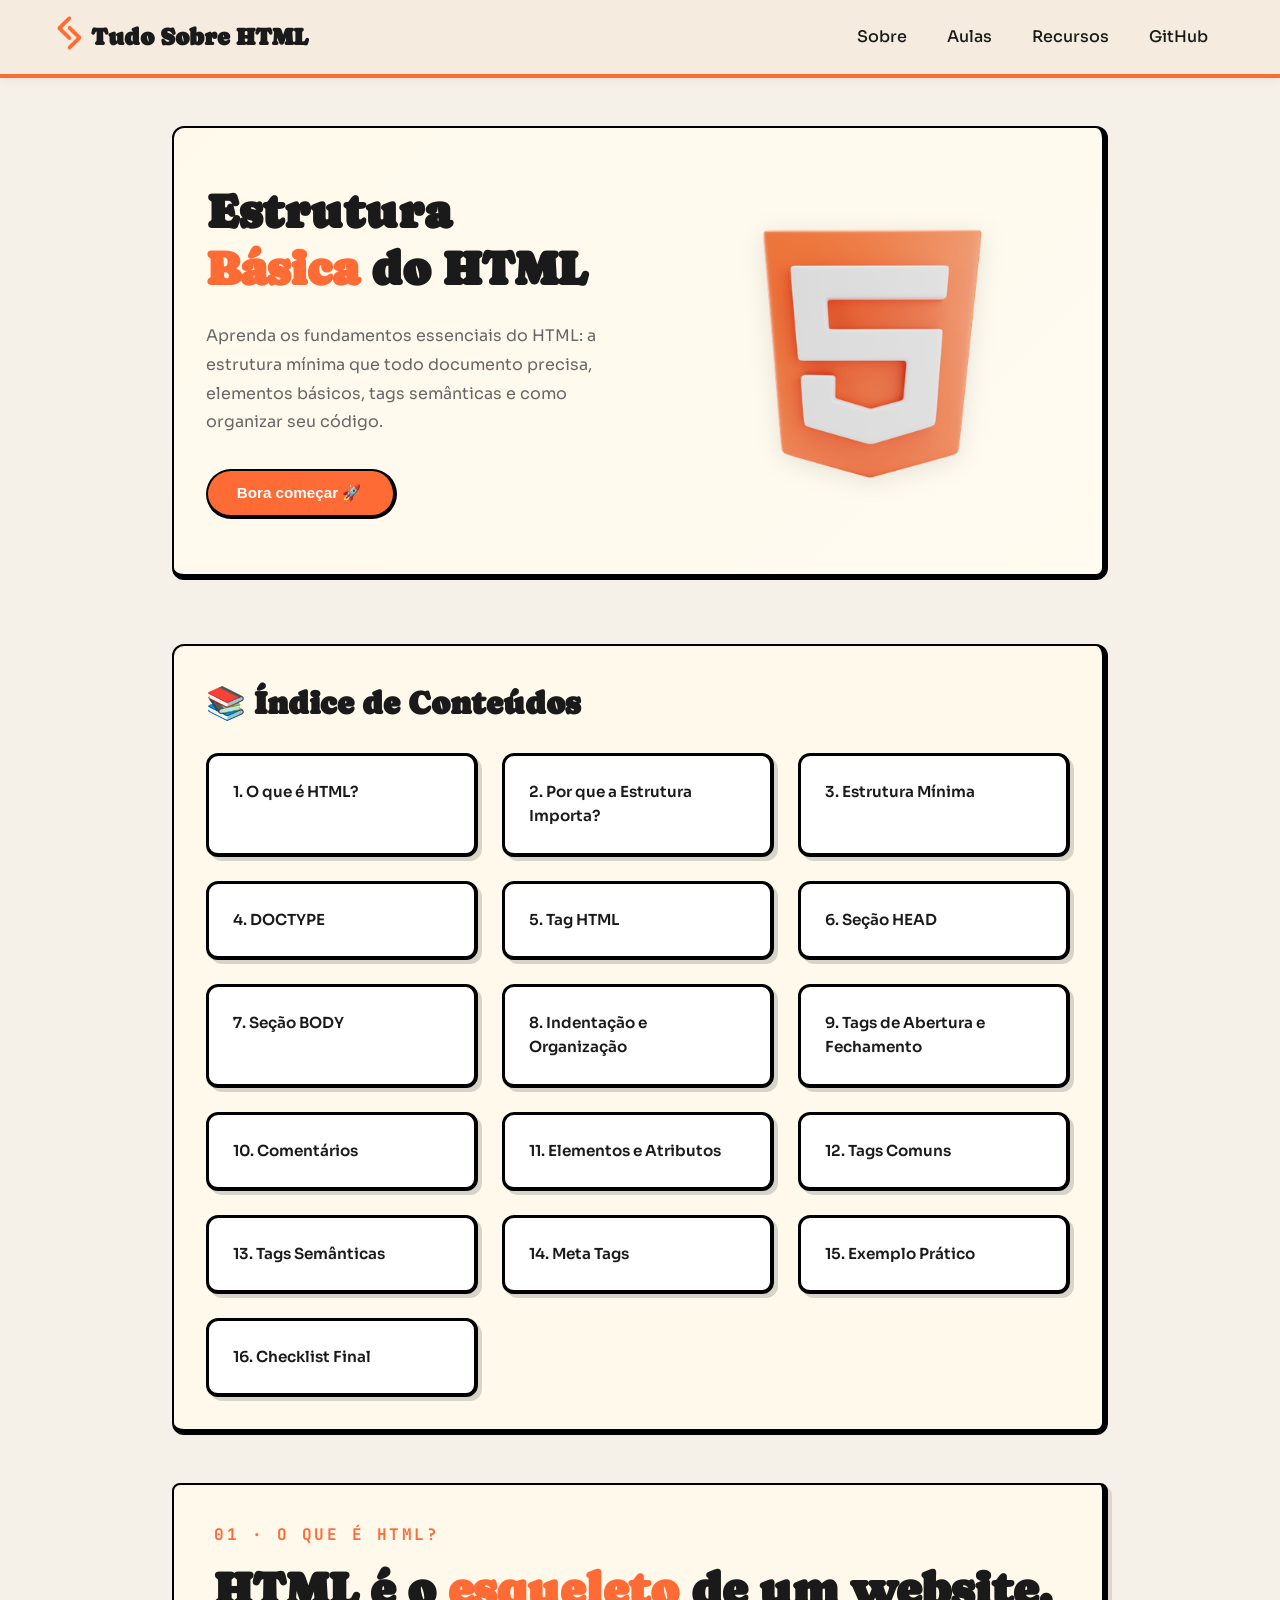
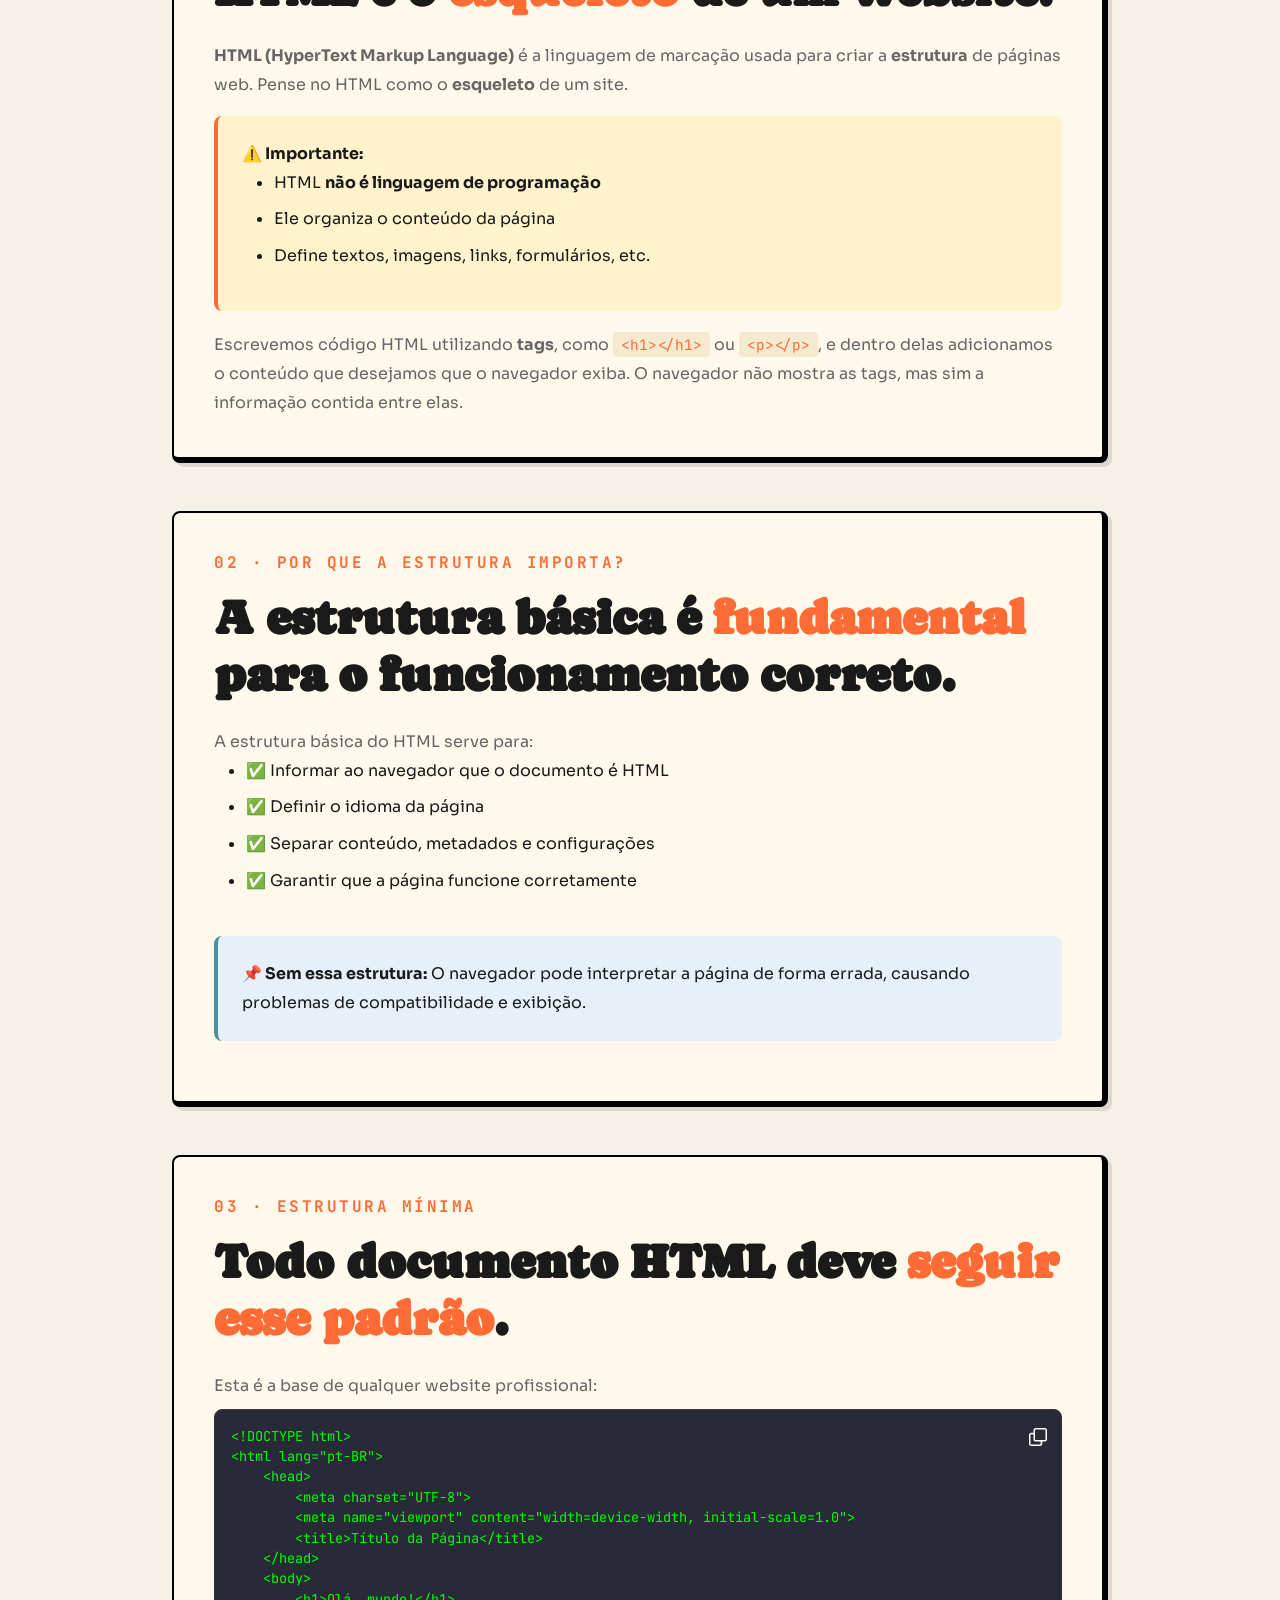
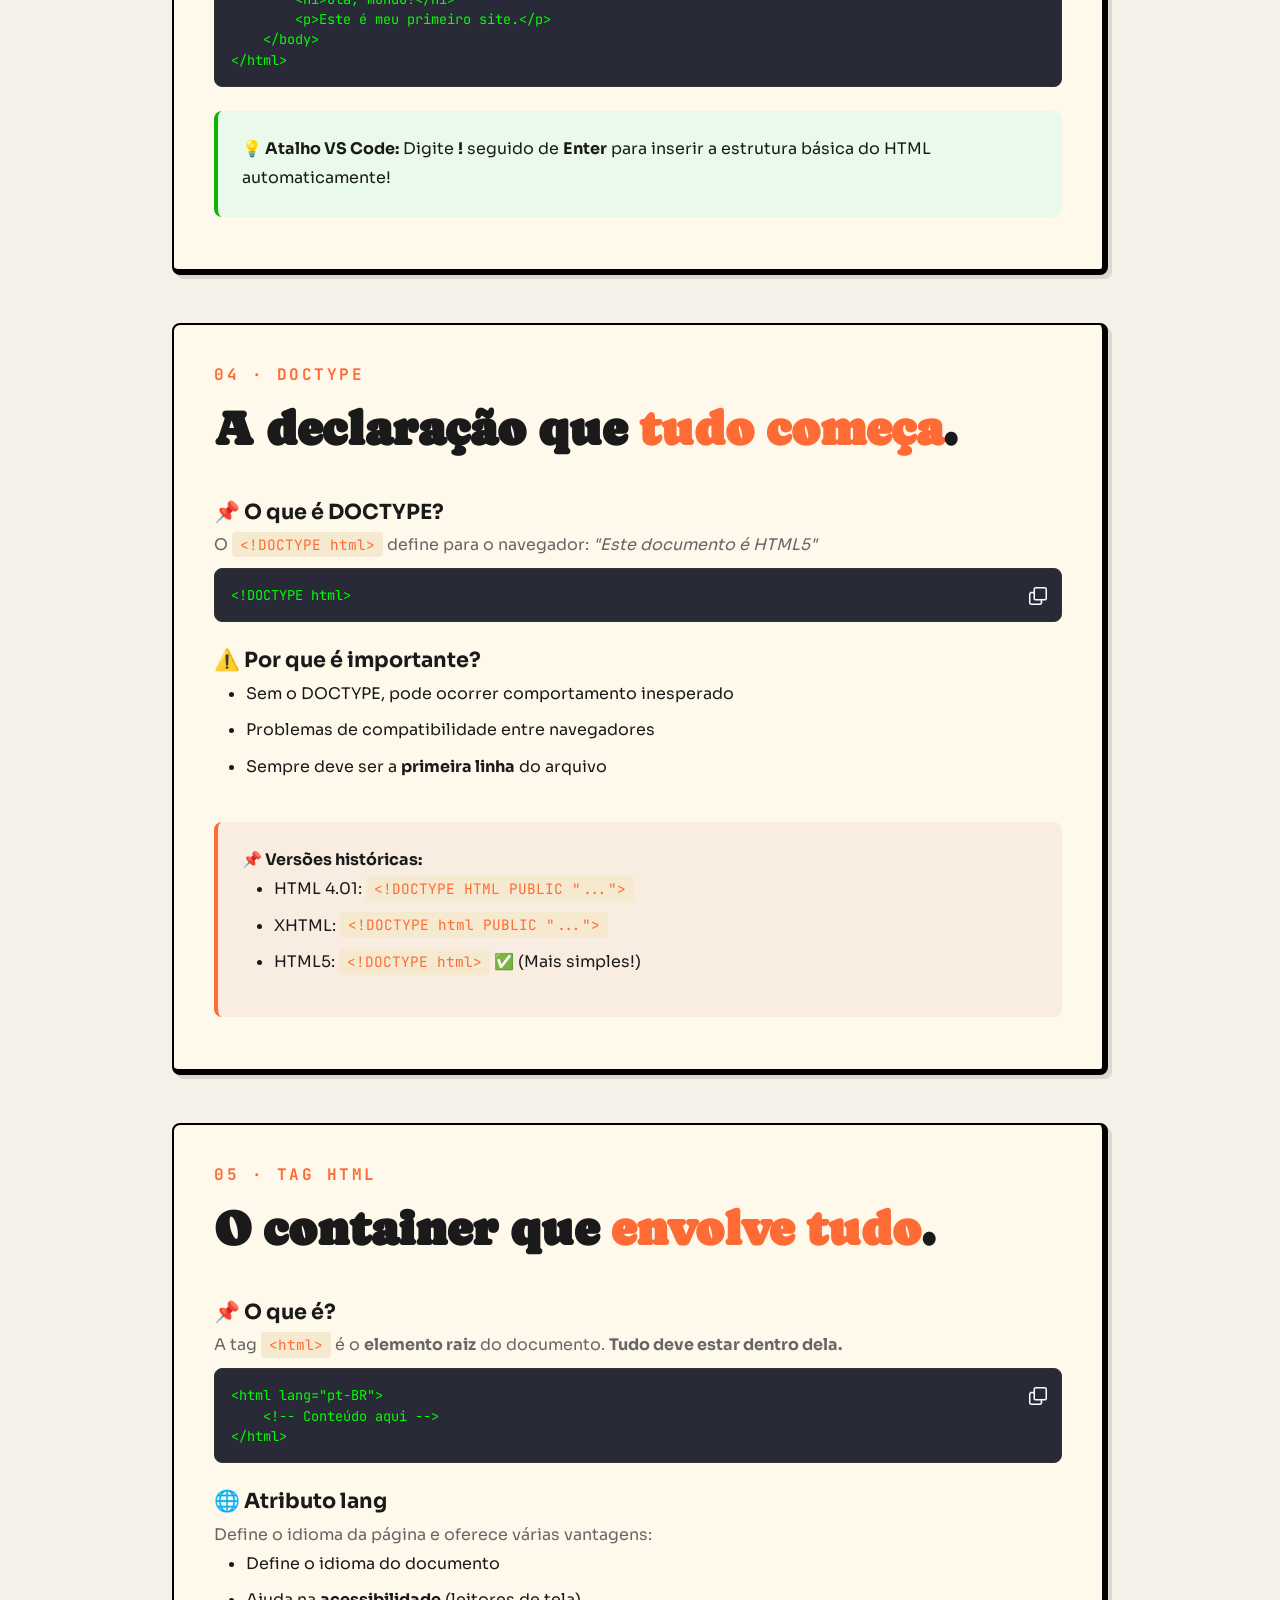
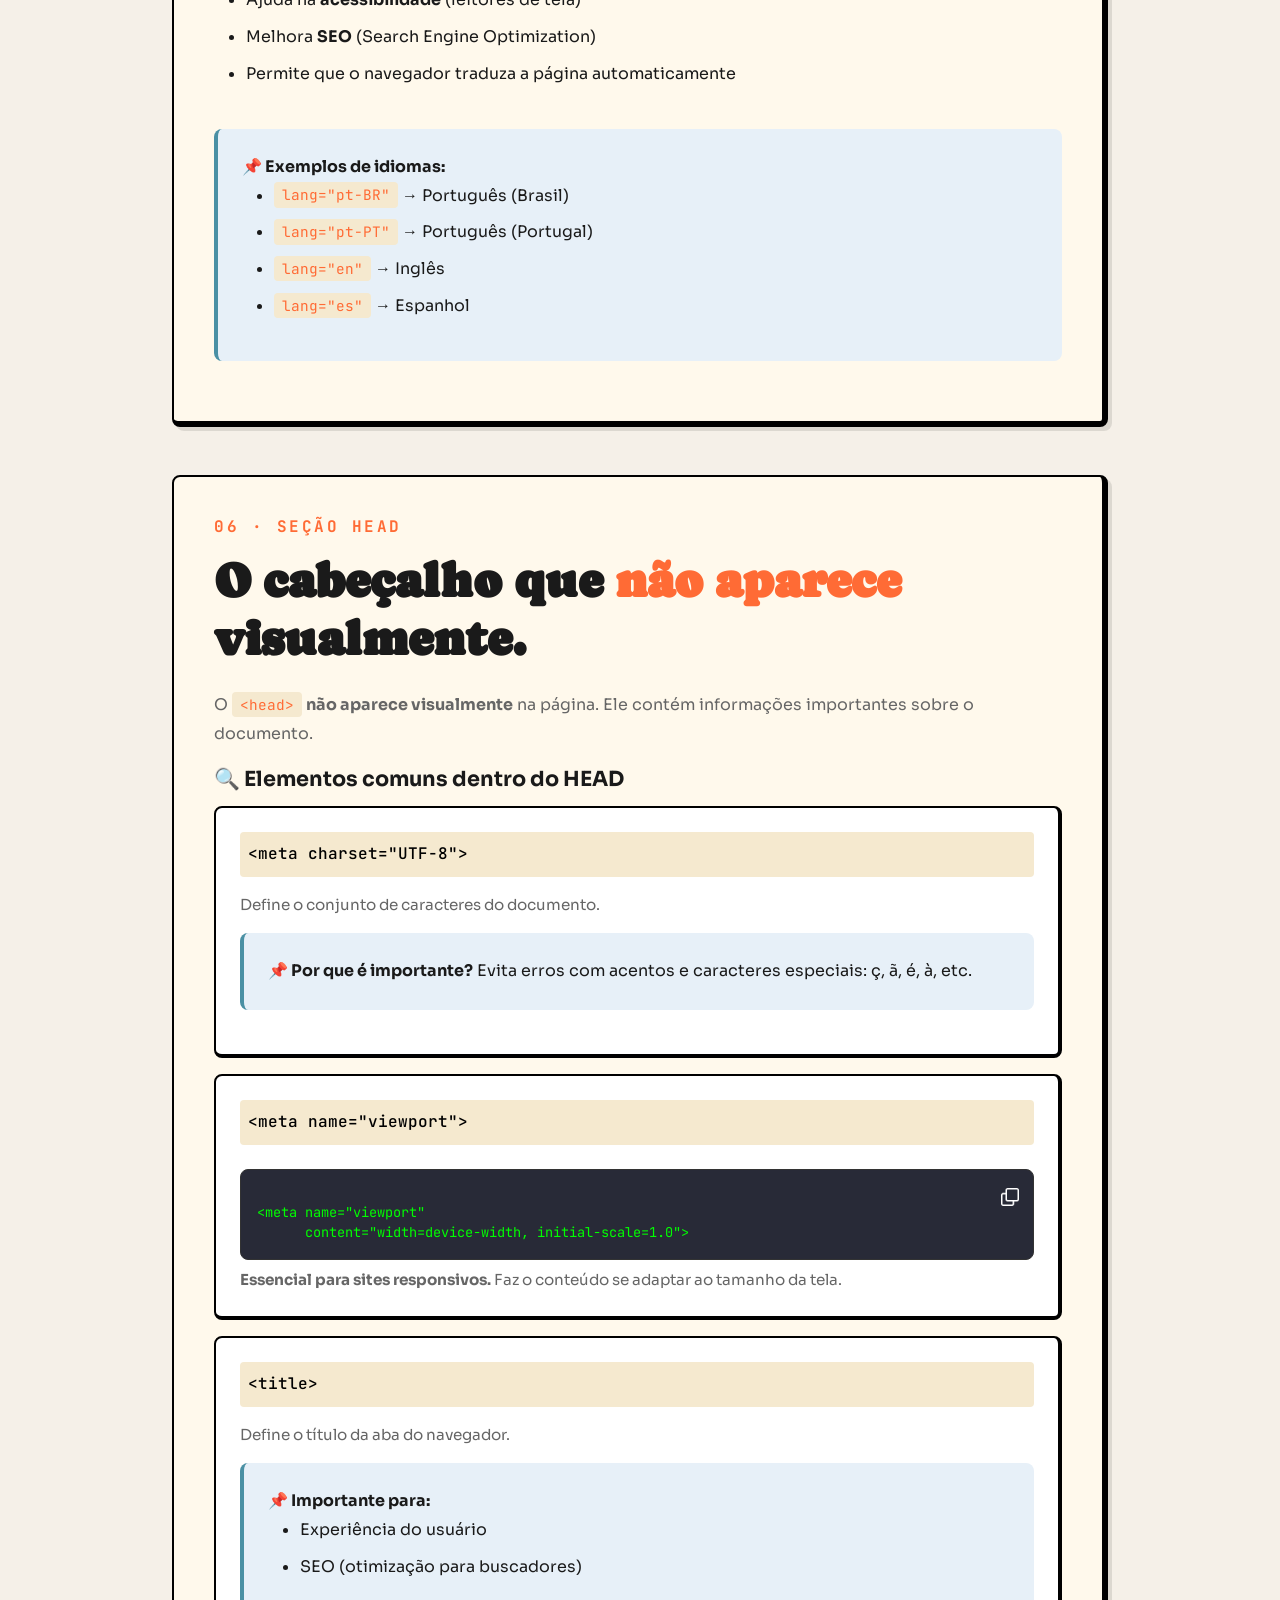
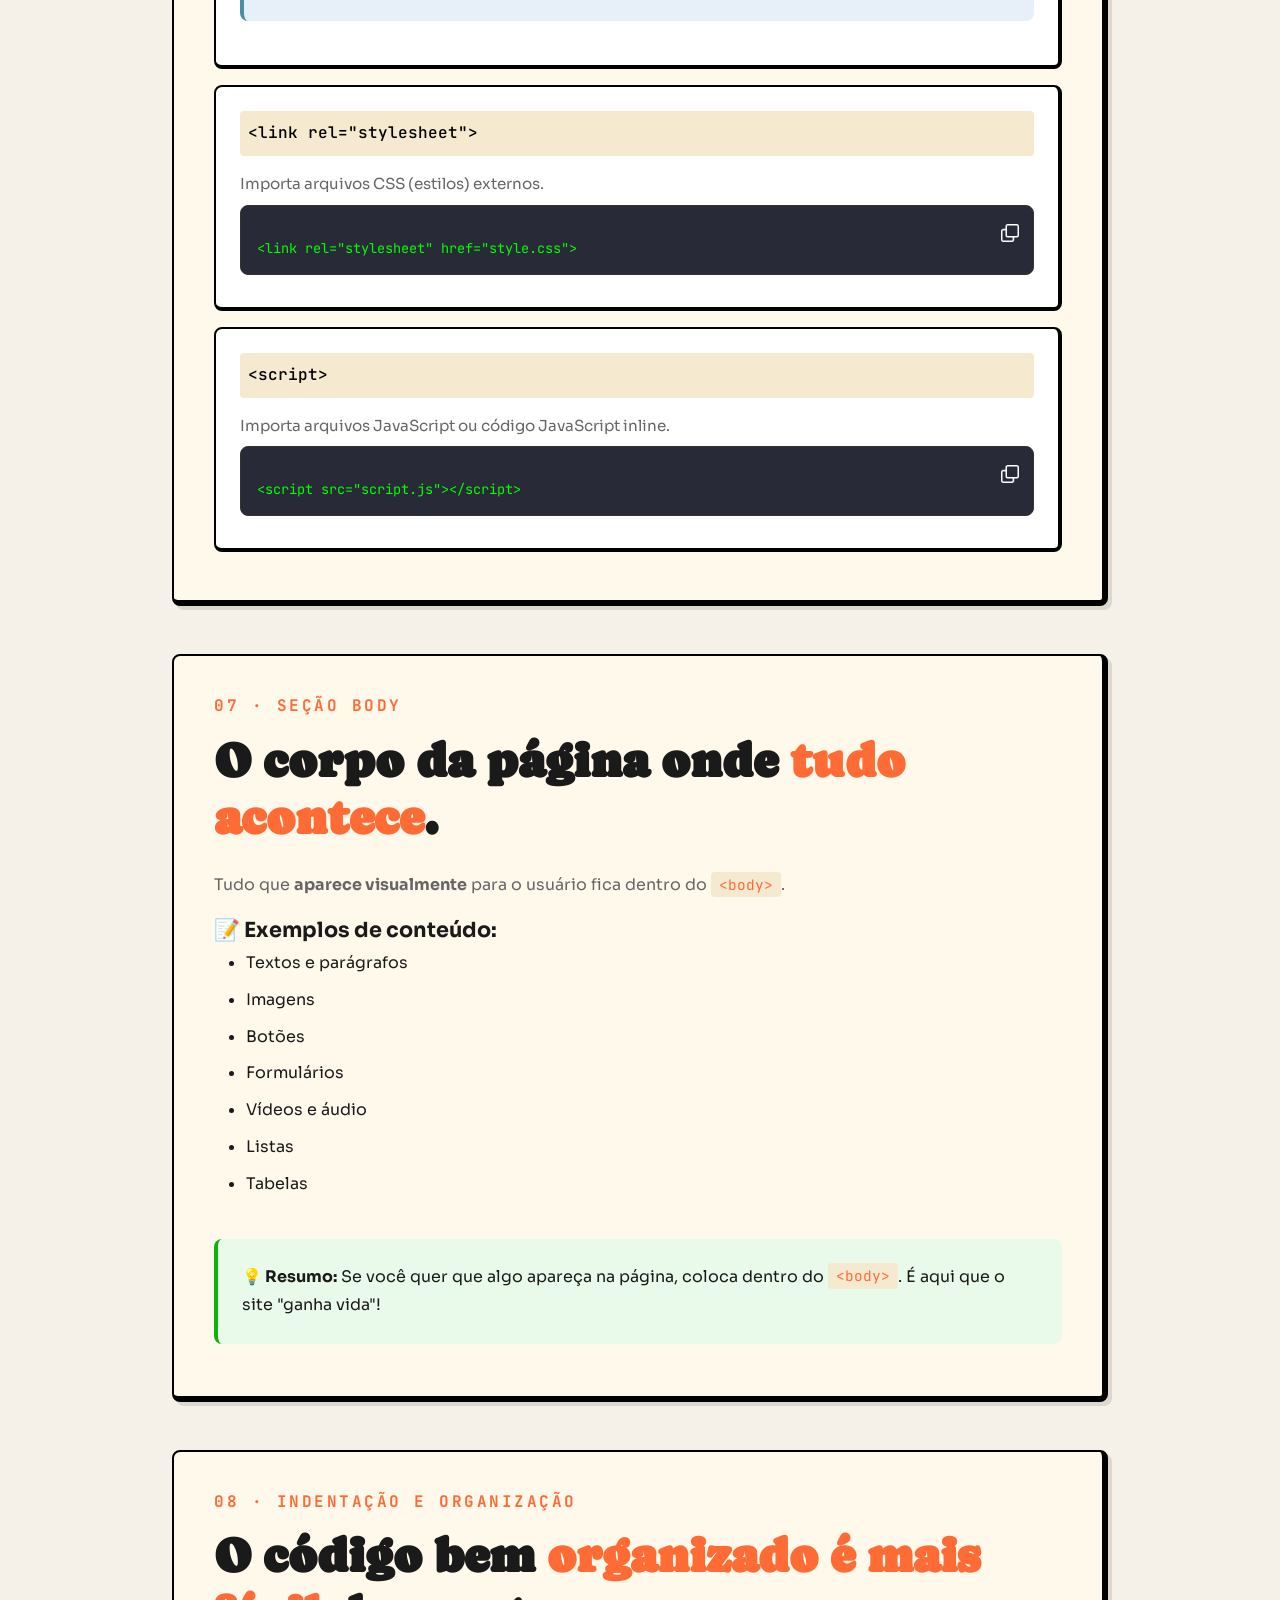
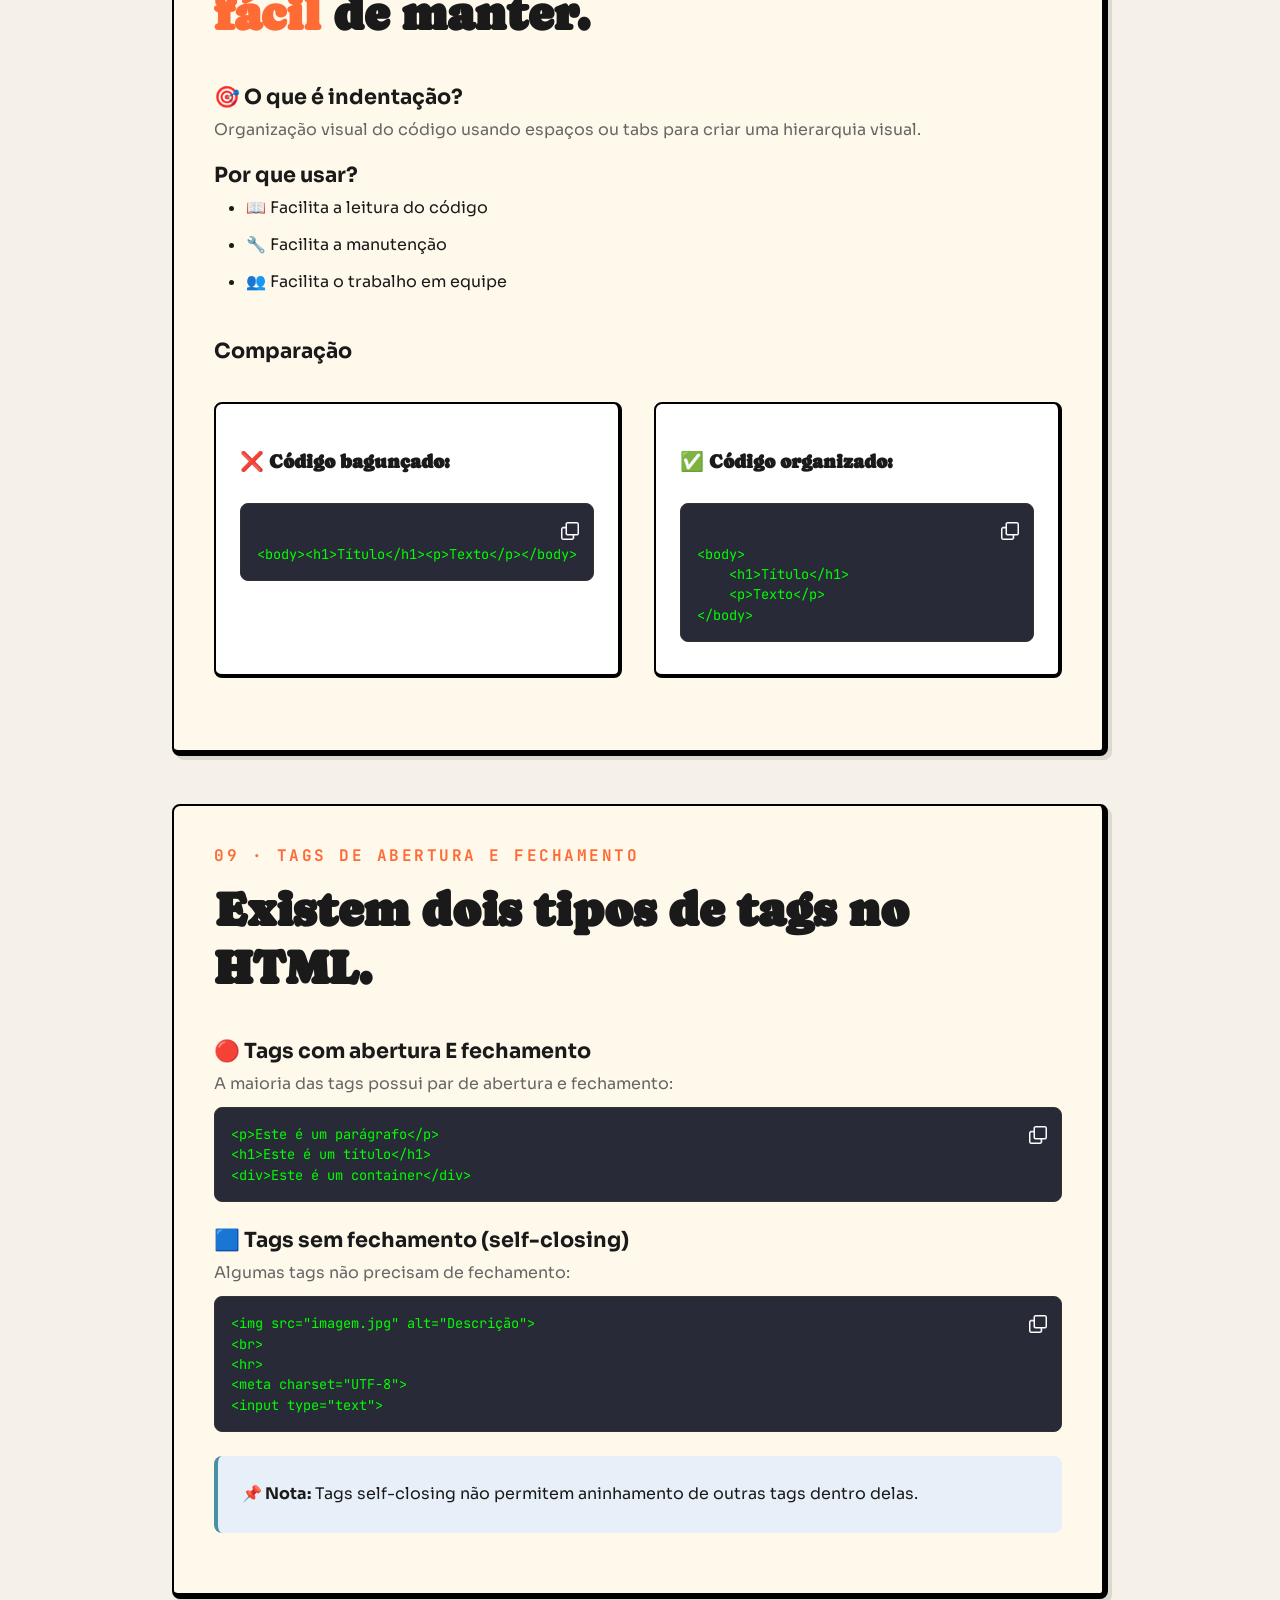
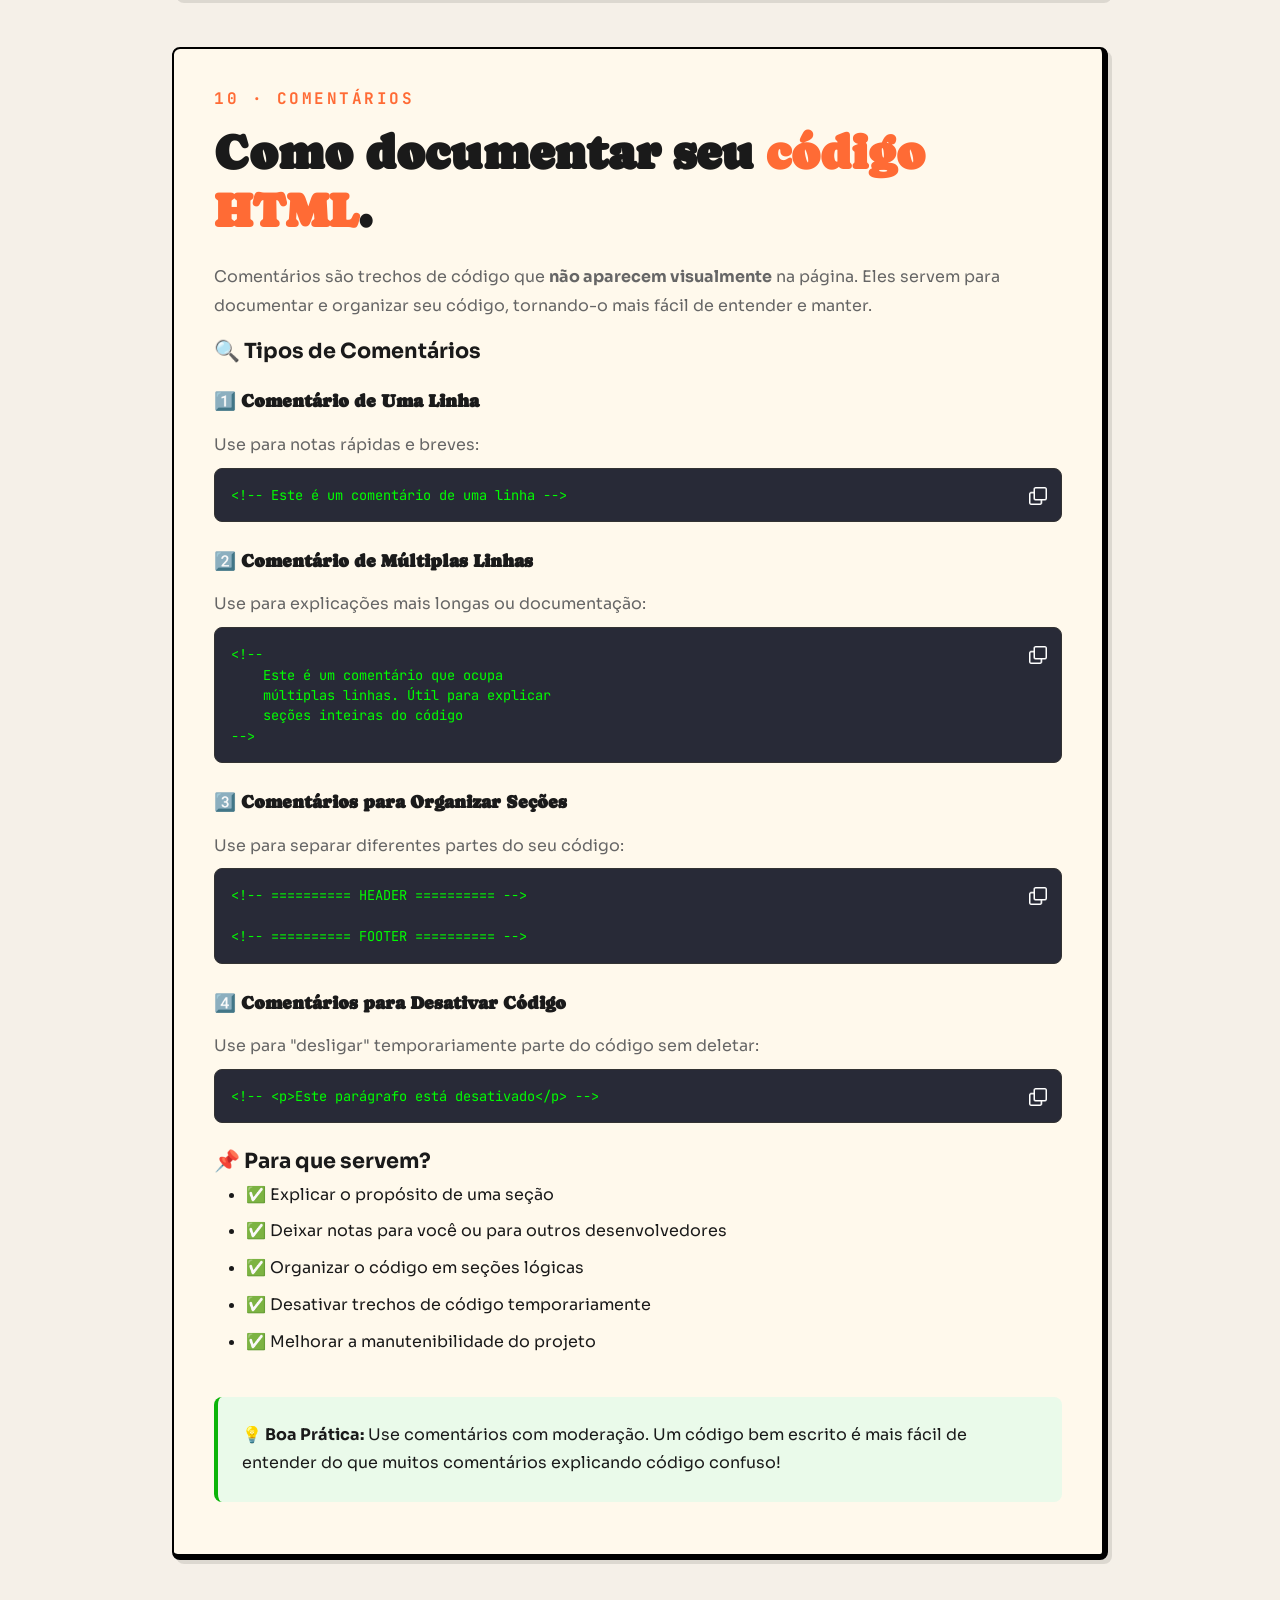
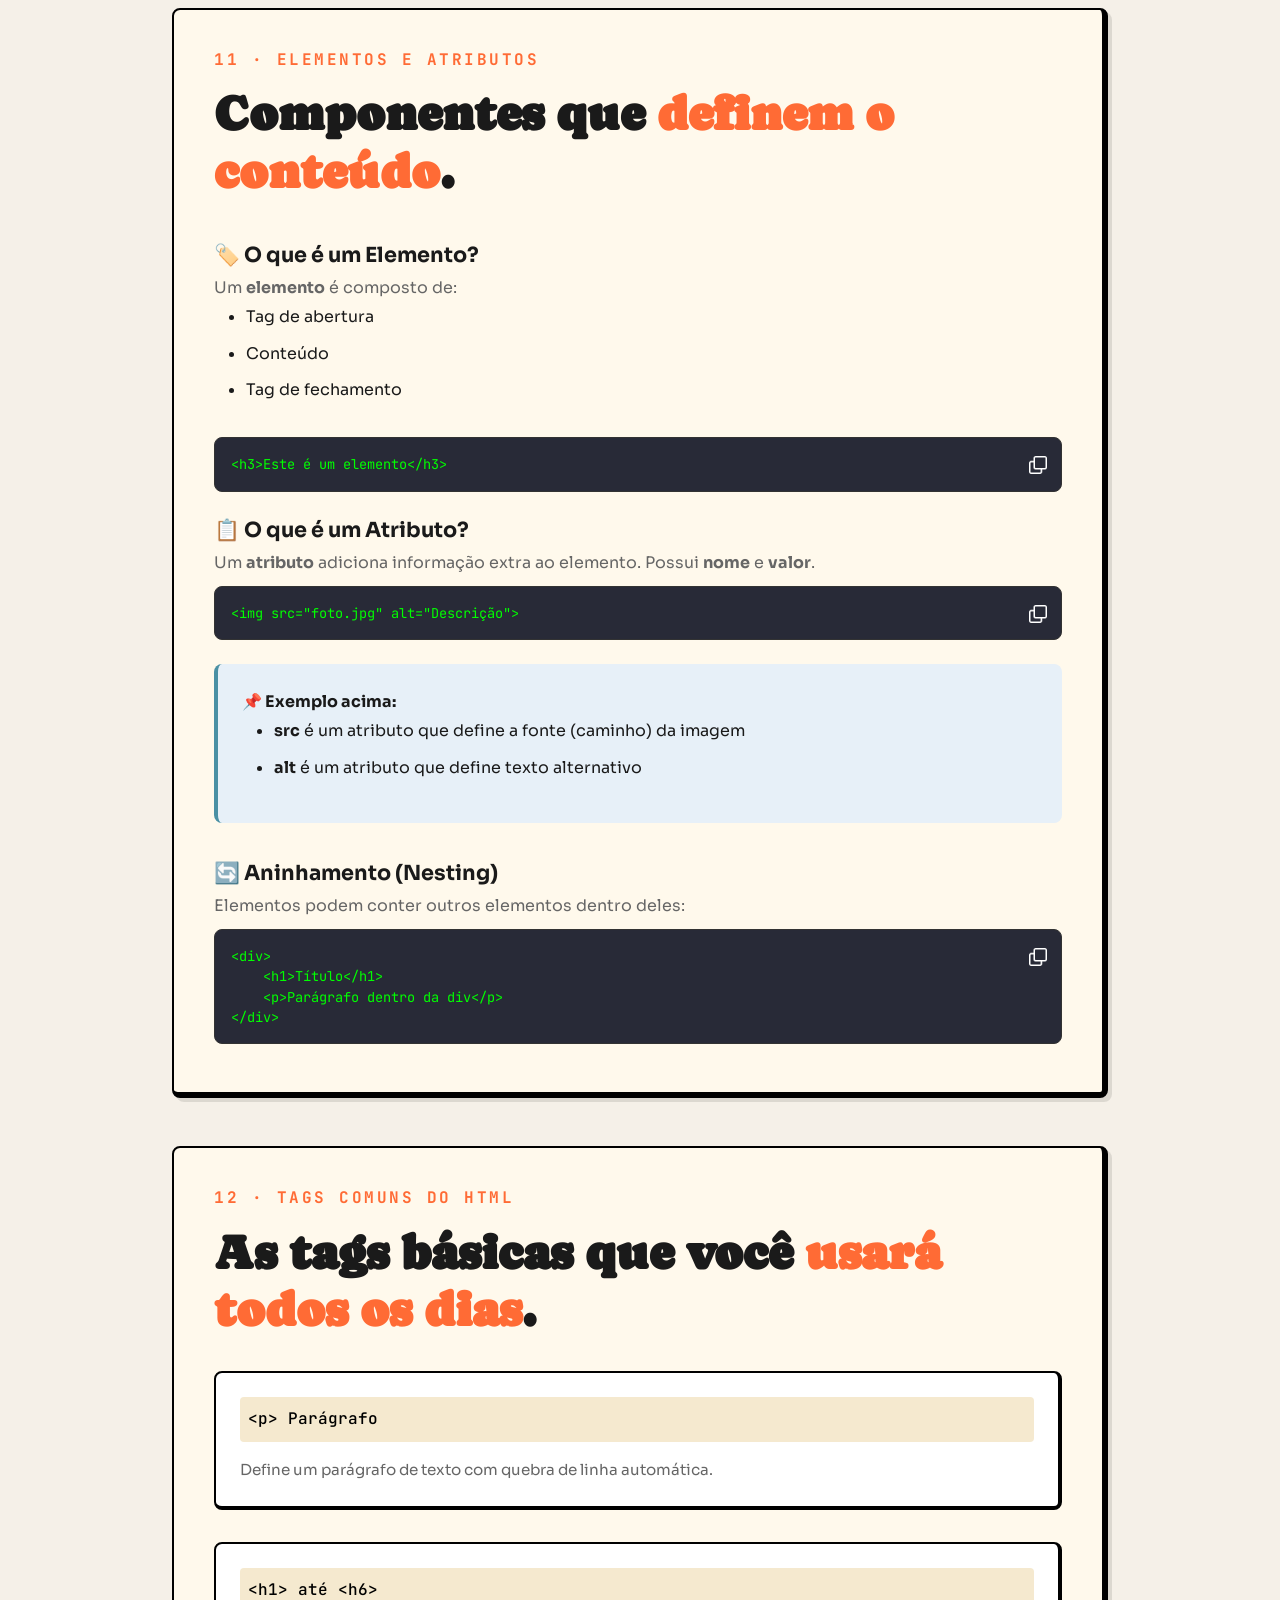
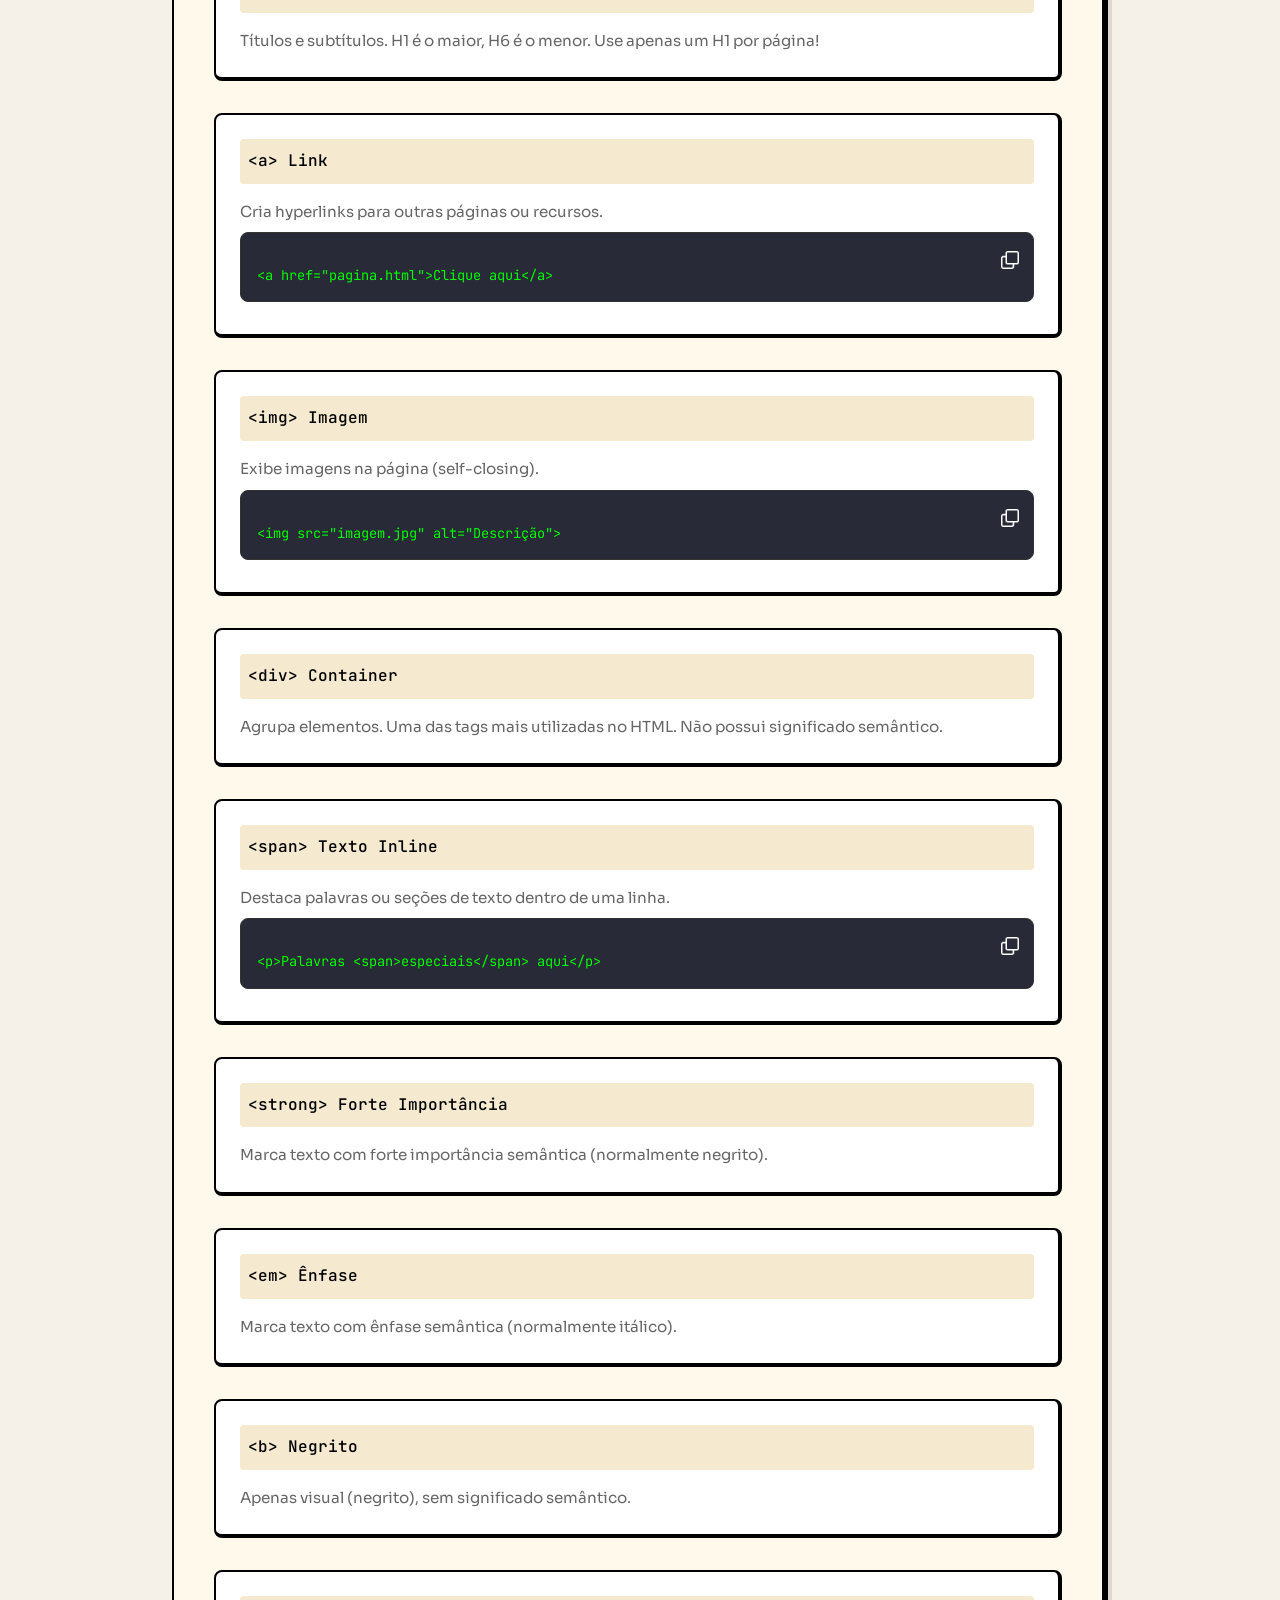
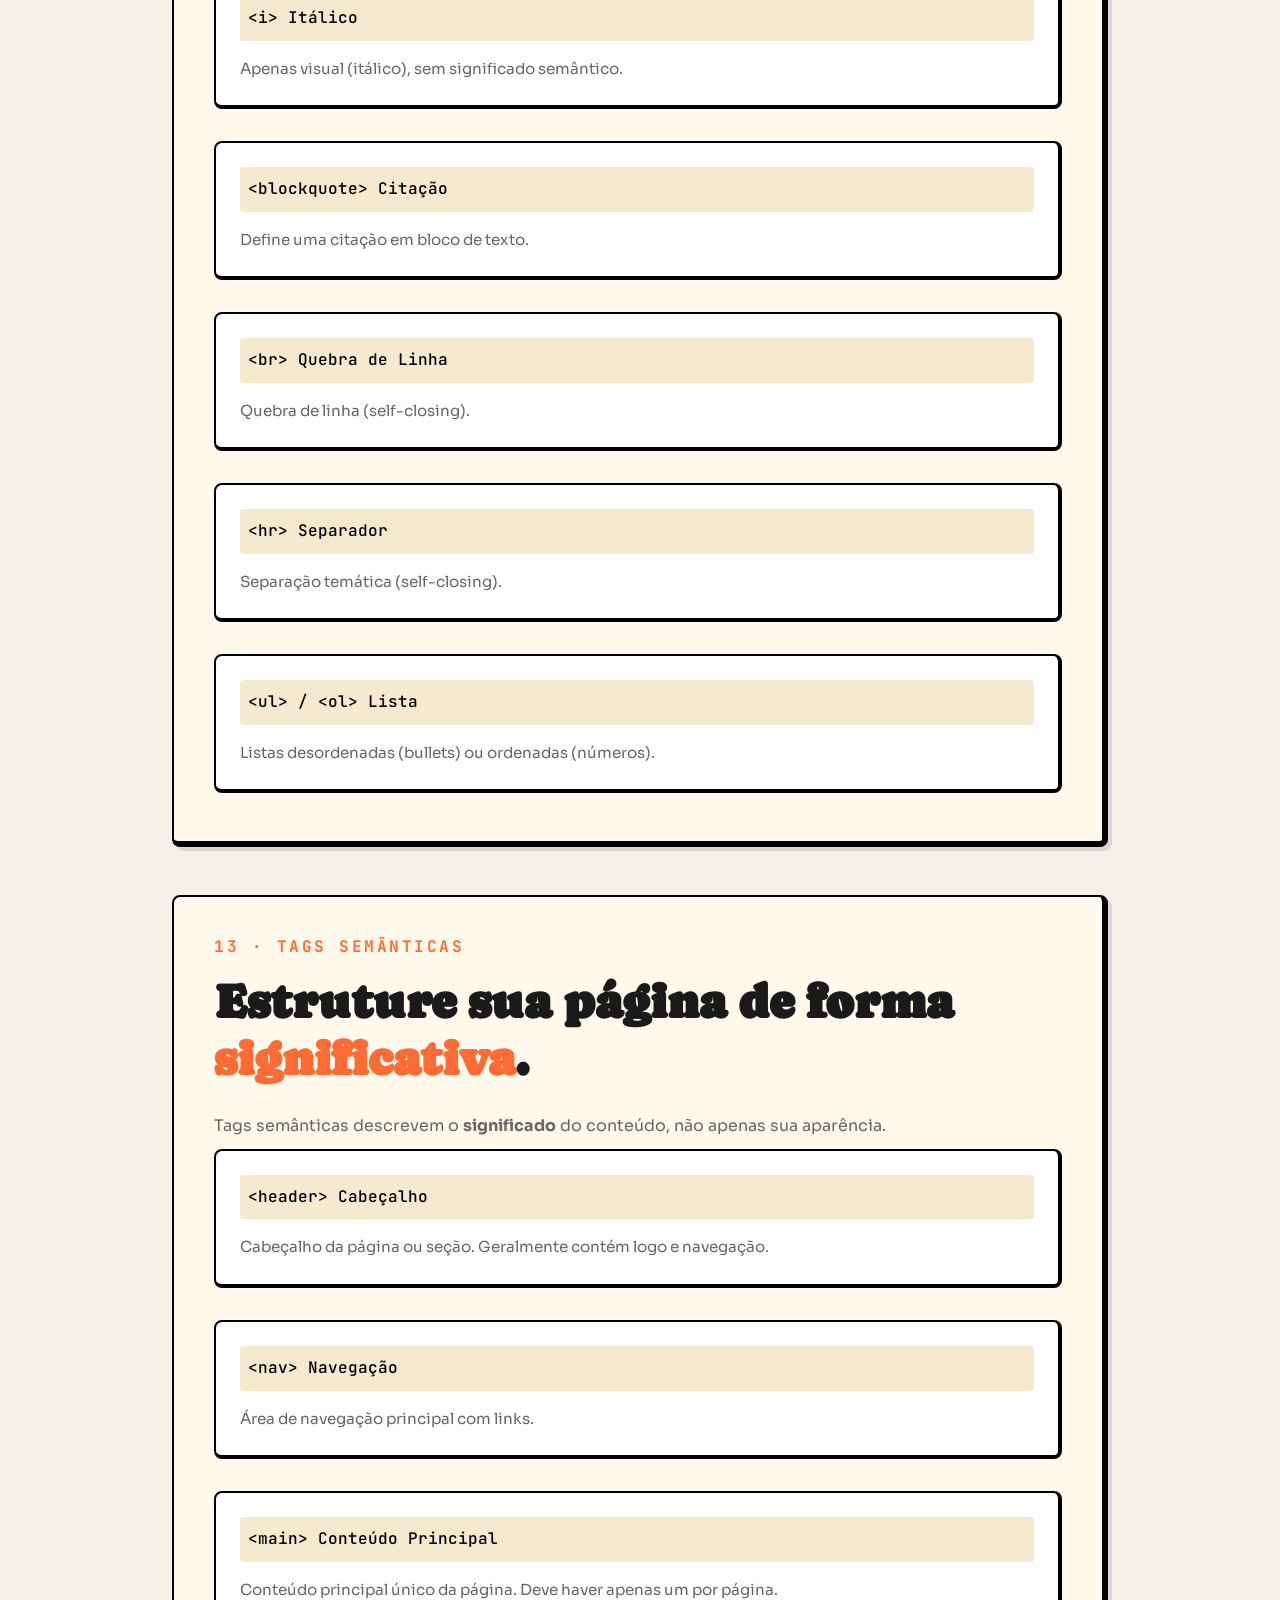
<file: aula2/index.html>
<!DOCTYPE html>
<html lang="pt-BR">
<head>
    <meta charset="UTF-8">
    <meta name="viewport" content="width=device-width, initial-scale=1.0">
    <title>Aula 2 - Estrutura Básica do HTML | Tudo Sobre HTML</title>
    <link rel="icon" type="image/x-icon" href="../img/favicon.ico">
    <link rel="stylesheet" href="style.css">
    <link href="https://fonts.googleapis.com/css2?family=Caprasimo&family=JetBrains+Mono:wght@400;500&family=Sora:wght@400;600;700&display=swap" rel="stylesheet">
</head>
<body>
    <!-- HEADER -->
    <header class="header">
        <div class="header-container">
            <div class="logo">
                <a href="../"><img src="../img/logo.png" alt="Logo" class="logo-icon"></a>
                <h1>Tudo Sobre HTML</h1>
            </div>
            <nav class="nav">
                <a href="../#como-funciona">Sobre</a>
                <div class="nav-dropdown">
                    <a href="../#aulas" aria-controls="topicos-aula">Aulas</a>
                    <ul class="nav-topicos" id="topicos-aula" aria-label="Tópicos da aula 2">
                        <li><a href="#o-que-html">1. O que é HTML?</a></li>
                        <li><a href="#por-que-estrutura">2. Por que a Estrutura Importa?</a></li>
                        <li><a href="#estrutura-minima">3. Estrutura Mínima</a></li>
                        <li><a href="#doctype">4. DOCTYPE</a></li>
                        <li><a href="#html-tag">5. Tag HTML</a></li>
                        <li><a href="#head">6. Seção HEAD</a></li>
                        <li><a href="#body">7. Seção BODY</a></li>
                        <li><a href="#indentacao">8. Indentação e Organização</a></li>
                        <li><a href="#tags-basicas">9. Tags de Abertura e Fechamento</a></li>
                        <li><a href="#comentarios">10. Comentários</a></li>
                        <li><a href="#elementos-atributos">11. Elementos e Atributos</a></li>
                        <li><a href="#tags-comuns">12. Tags Comuns</a></li>
                        <li><a href="#tags-semanticas">13. Tags Semânticas</a></li>
                        <li><a href="#meta-tags">14. Meta Tags</a></li>
                        <li><a href="#exemplo-pratico">15. Exemplo Prático</a></li>
                        <li><a href="#checklist">16. Checklist Final</a></li>
                        <li><a href="#desafio">17. Desafio da Aula</a></li>
                    </ul>
                </div>
                <a href="../#recursos">Recursos</a>
                <a href="https://github.com/rhayssakramer/tudo-sobre-html" target="_blank">GitHub</a>
            </nav>
        </div>
    </header>

    <!-- MAIN CONTENT -->
    <main class="aula-container">
        <!-- AULA HEADER -->
        <section class="aula-header-hero">
            <div class="hero-content">
                <h1>Estrutura <span class="highlight">Básica</span> do HTML</h1>
                <p class="hero-text">Aprenda os fundamentos essenciais do HTML: a estrutura mínima que todo documento precisa, elementos básicos, tags semânticas e como organizar seu código.</p>
                <button id="btn-hero" class="btn btn-primary" onclick="document.querySelector('#toc-section').scrollIntoView({behavior: 'smooth'})">Bora começar 🚀</button>
            </div>
            <div class="hero-illustration">
                <img src="../img/html-3d.webp" alt="HTML 3D" class="hero-image">
            </div>
        </section>

        <!-- TABELA DE CONTEÚDOS -->
        <section class="toc-section" id="toc-section">
            <h2>📚 Índice de Conteúdos</h2>
            <nav class="toc-list">
                <a href="#o-que-html">1. O que é HTML?</a>
                <a href="#por-que-estrutura">2. Por que a Estrutura Importa?</a>
                <a href="#estrutura-minima">3. Estrutura Mínima</a>
                <a href="#doctype">4. DOCTYPE</a>
                <a href="#html-tag">5. Tag HTML</a>
                <a href="#head">6. Seção HEAD</a>
                <a href="#body">7. Seção BODY</a>
                <a href="#indentacao">8. Indentação e Organização</a>
                <a href="#tags-basicas">9. Tags de Abertura e Fechamento</a>
                <a href="#comentarios">10. Comentários</a>
                <a href="#elementos-atributos">11. Elementos e Atributos</a>
                <a href="#tags-comuns">12. Tags Comuns</a>
                <a href="#tags-semanticas">13. Tags Semânticas</a>
                <a href="#meta-tags">14. Meta Tags</a>
                <a href="#exemplo-pratico">15. Exemplo Prático</a>
                <a href="#checklist">16. Checklist Final</a>
            </nav>
        </section>

        <!-- SEÇÃO 1: O QUE É HTML? -->
        <section class="content-section" id="o-que-html">
            <span class="section-label">01 · O QUE É HTML?</span>
            <h1>HTML é o <span class="highlight">esqueleto</span> de um website.</h1>
            
            <div class="content-block">
                <p><strong>HTML (HyperText Markup Language)</strong> é a linguagem de marcação usada para criar a <strong>estrutura</strong> de páginas web. Pense no HTML como o <strong>esqueleto</strong> de um site.</p>

                <div class="info-box warning">
                    <strong>⚠️ Importante:</strong>
                    <ul>
                        <li>HTML <strong>não é linguagem de programação</strong></li>
                        <li>Ele organiza o conteúdo da página</li>
                        <li>Define textos, imagens, links, formulários, etc.</li>
                    </ul>
                </div>

                <p>Escrevemos código HTML utilizando <strong>tags</strong>, como <code>&lt;h1&gt;&lt;/h1&gt;</code> ou <code>&lt;p&gt;&lt;/p&gt;</code>, e dentro delas adicionamos o conteúdo que desejamos que o navegador exiba. O navegador não mostra as tags, mas sim a informação contida entre elas.</p>
            </div>
        </section>

        <!-- SEÇÃO 2: POR QUE A ESTRUTURA IMPORTA? -->
        <section class="content-section" id="por-que-estrutura">
            <span class="section-label">02 · POR QUE A ESTRUTURA IMPORTA?</span>
            <h1>A estrutura básica é <span class="highlight">fundamental</span> para o funcionamento correto.</h1>
            
            <div class="content-block">
                <p>A estrutura básica do HTML serve para:</p>

                <ul>
                    <li>✅ Informar ao navegador que o documento é HTML</li>
                    <li>✅ Definir o idioma da página</li>
                    <li>✅ Separar conteúdo, metadados e configurações</li>
                    <li>✅ Garantir que a página funcione corretamente</li>
                </ul>

                <div class="info-box info">
                    <strong>📌 Sem essa estrutura:</strong> O navegador pode interpretar a página de forma errada, causando problemas de compatibilidade e exibição.
                </div>
            </div>
        </section>

        <!-- SEÇÃO 3: ESTRUTURA MÍNIMA -->
        <section class="content-section" id="estrutura-minima">
            <span class="section-label">03 · ESTRUTURA MÍNIMA</span>
            <h1>Todo documento HTML deve <span class="highlight">seguir esse padrão</span>.</h1>
            
            <div class="content-block">
                <p>Esta é a base de qualquer website profissional:</p>

                <pre><code class="code-block">&lt;!DOCTYPE html&gt;
&lt;html lang="pt-BR"&gt;
    &lt;head&gt;
        &lt;meta charset="UTF-8"&gt;
        &lt;meta name="viewport" content="width=device-width, initial-scale=1.0"&gt;
        &lt;title&gt;Título da Página&lt;/title&gt;
    &lt;/head&gt;
    &lt;body&gt;
        &lt;h1&gt;Olá, mundo!&lt;/h1&gt;
        &lt;p&gt;Este é meu primeiro site.&lt;/p&gt;
    &lt;/body&gt;
&lt;/html&gt;</code></pre>

                <div class="info-box tip">
                    <strong>💡 Atalho VS Code:</strong> Digite <strong>!</strong> seguido de <strong>Enter</strong> para inserir a estrutura básica do HTML automaticamente!
                </div>
            </div>
        </section>

        <!-- SEÇÃO 4: DOCTYPE -->
        <section class="content-section" id="doctype">
            <span class="section-label">04 · DOCTYPE</span>
            <h1>A declaração que <span class="highlight">tudo começa</span>.</h1>
            
            <div class="content-block">
                <h3>📌 O que é DOCTYPE?</h3>
                <p>O <code>&lt;!DOCTYPE html&gt;</code> define para o navegador: <em>"Este documento é HTML5"</em></p>

                <pre><code class="code-block">&lt;!DOCTYPE html&gt;</code></pre>

                <h3>⚠️ Por que é importante?</h3>
                <ul>
                    <li>Sem o DOCTYPE, pode ocorrer comportamento inesperado</li>
                    <li>Problemas de compatibilidade entre navegadores</li>
                    <li>Sempre deve ser a <strong>primeira linha</strong> do arquivo</li>
                </ul>

                <div class="info-box example">
                    <strong>📌 Versões históricas:</strong>
                    <ul>
                        <li>HTML 4.01: <code>&lt;!DOCTYPE HTML PUBLIC "..."&gt;</code></li>
                        <li>XHTML: <code>&lt;!DOCTYPE html PUBLIC "..."&gt;</code></li>
                        <li>HTML5: <code>&lt;!DOCTYPE html&gt;</code> ✅ (Mais simples!)</li>
                    </ul>
                </div>
            </div>
        </section>

        <!-- SEÇÃO 5: TAG HTML -->
        <section class="content-section" id="html-tag">
            <span class="section-label">05 · TAG HTML</span>
            <h1>O container que <span class="highlight">envolve tudo</span>.</h1>
            
            <div class="content-block">
                <h3>📌 O que é?</h3>
                <p>A tag <code>&lt;html&gt;</code> é o <strong>elemento raiz</strong> do documento. <strong>Tudo deve estar dentro dela.</strong></p>

                <pre><code class="code-block">&lt;html lang="pt-BR"&gt;
    &lt;!-- Conteúdo aqui --&gt;
&lt;/html&gt;</code></pre>

                <h3>🌐 Atributo lang</h3>
                <p>Define o idioma da página e oferece várias vantagens:</p>

                <ul>
                    <li>Define o idioma do documento</li>
                    <li>Ajuda na <strong>acessibilidade</strong> (leitores de tela)</li>
                    <li>Melhora <strong>SEO</strong> (Search Engine Optimization)</li>
                    <li>Permite que o navegador traduza a página automaticamente</li>
                </ul>

                <div class="info-box info">
                    <strong>📌 Exemplos de idiomas:</strong>
                    <ul>
                        <li><code>lang="pt-BR"</code> → Português (Brasil)</li>
                        <li><code>lang="pt-PT"</code> → Português (Portugal)</li>
                        <li><code>lang="en"</code> → Inglês</li>
                        <li><code>lang="es"</code> → Espanhol</li>
                    </ul>
                </div>
            </div>
        </section>

        <!-- SEÇÃO 6: HEAD -->
        <section class="content-section" id="head">
            <span class="section-label">06 · SEÇÃO HEAD</span>
            <h1>O cabeçalho que <span class="highlight">não aparece</span> visualmente.</h1>
            
            <div class="content-block">
                <p>O <code>&lt;head&gt;</code> <strong>não aparece visualmente</strong> na página. Ele contém informações importantes sobre o documento.</p>

                <h3>🔍 Elementos comuns dentro do HEAD</h3>

                <div class="tag-card">
                    <h4>&lt;meta charset="UTF-8"&gt;</h4>
                    <p>Define o conjunto de caracteres do documento.</p>
                    <div class="info-box info">
                        <strong>📌 Por que é importante?</strong> Evita erros com acentos e caracteres especiais: ç, ã, é, à, etc.
                    </div>
                </div>

                <div class="tag-card">
                    <h4>&lt;meta name="viewport"&gt;</h4>
                    <pre><code class="code-block">&lt;meta name="viewport" 
      content="width=device-width, initial-scale=1.0"&gt;</code></pre>
                    <p><strong>Essencial para sites responsivos.</strong> Faz o conteúdo se adaptar ao tamanho da tela.</p>
                </div>

                <div class="tag-card">
                    <h4>&lt;title&gt;</h4>
                    <p>Define o título da aba do navegador.</p>
                    <div class="info-box info">
                        <strong>📌 Importante para:</strong>
                        <ul>
                            <li>Experiência do usuário</li>
                            <li>SEO (otimização para buscadores)</li>
                        </ul>
                    </div>
                </div>

                <div class="tag-card">
                    <h4>&lt;link rel="stylesheet"&gt;</h4>
                    <p>Importa arquivos CSS (estilos) externos.</p>
                    <pre><code class="code-block">&lt;link rel="stylesheet" href="style.css"&gt;</code></pre>
                </div>

                <div class="tag-card">
                    <h4>&lt;script&gt;</h4>
                    <p>Importa arquivos JavaScript ou código JavaScript inline.</p>
                    <pre><code class="code-block">&lt;script src="script.js"&gt;&lt;/script&gt;</code></pre>
                </div>
            </div>
        </section>

        <!-- SEÇÃO 7: BODY -->
        <section class="content-section" id="body">
            <span class="section-label">07 · SEÇÃO BODY</span>
            <h1>O corpo da página onde <span class="highlight">tudo acontece</span>.</h1>
            
            <div class="content-block">
                <p>Tudo que <strong>aparece visualmente</strong> para o usuário fica dentro do <code>&lt;body&gt;</code>.</p>

                <h3>📝 Exemplos de conteúdo:</h3>
                <ul>
                    <li>Textos e parágrafos</li>
                    <li>Imagens</li>
                    <li>Botões</li>
                    <li>Formulários</li>
                    <li>Vídeos e áudio</li>
                    <li>Listas</li>
                    <li>Tabelas</li>
                </ul>

                <div class="info-box tip">
                    <strong>💡 Resumo:</strong> Se você quer que algo apareça na página, coloca dentro do <code>&lt;body&gt;</code>. É aqui que o site "ganha vida"!
                </div>

            </div>
        </section>

        <!-- SEÇÃO 8: INDENTAÇÃO -->
        <section class="content-section" id="indentacao">
            <span class="section-label">08 · INDENTAÇÃO E ORGANIZAÇÃO</span>
            <h1>O código bem <span class="highlight">organizado é mais fácil</span> de manter.</h1>
            
            <div class="content-block">
                <h3>🎯 O que é indentação?</h3>
                <p>Organização visual do código usando espaços ou tabs para criar uma hierarquia visual.</p>

                <h3>Por que usar?</h3>
                <ul>
                    <li>📖 Facilita a leitura do código</li>
                    <li>🔧 Facilita a manutenção</li>
                    <li>👥 Facilita o trabalho em equipe</li>
                </ul>

                <h3>Comparação</h3>

                <div class="two-columns">
                    <div class="column">
                        <h4>❌ Código bagunçado:</h4>
                        <pre><code class="code-block">&lt;body&gt;&lt;h1&gt;Título&lt;/h1&gt;&lt;p&gt;Texto&lt;/p&gt;&lt;/body&gt;</code></pre>
                    </div>

                    <div class="column">
                        <h4>✅ Código organizado:</h4>
                        <pre><code class="code-block">&lt;body&gt;
    &lt;h1&gt;Título&lt;/h1&gt;
    &lt;p&gt;Texto&lt;/p&gt;
&lt;/body&gt;</code></pre>
                    </div>
                </div>
            </div>
        </section>

        <!-- SEÇÃO 9: TAGS -->
        <section class="content-section" id="tags-basicas">
            <span class="section-label">09 · TAGS DE ABERTURA E FECHAMENTO</span>
            <h1>Existem dois tipos de tags no HTML.</h1>
            
            <div class="content-block">
                <h3>🔴 Tags com abertura E fechamento</h3>
                <p>A maioria das tags possui par de abertura e fechamento:</p>
                <pre><code class="code-block">&lt;p&gt;Este é um parágrafo&lt;/p&gt;
&lt;h1&gt;Este é um título&lt;/h1&gt;
&lt;div&gt;Este é um container&lt;/div&gt;</code></pre>

                <h3>🟦 Tags sem fechamento (self-closing)</h3>
                <p>Algumas tags não precisam de fechamento:</p>
                <pre><code class="code-block">&lt;img src="imagem.jpg" alt="Descrição"&gt;
&lt;br&gt;
&lt;hr&gt;
&lt;meta charset="UTF-8"&gt;
&lt;input type="text"&gt;</code></pre>

                <div class="info-box info">
                    <strong>📌 Nota:</strong> Tags self-closing não permitem aninhamento de outras tags dentro delas.
                </div>
            </div>
        </section>

        <!-- SEÇÃO 10: COMENTÁRIOS -->
        <section class="content-section" id="comentarios">
            <span class="section-label">10 · COMENTÁRIOS</span>
            <h1>Como documentar seu <span class="highlight">código HTML</span>.</h1>
            
            <div class="content-block">
                <p>Comentários são trechos de código que <strong>não aparecem visualmente</strong> na página. Eles servem para documentar e organizar seu código, tornando-o mais fácil de entender e manter.</p>

                <h3>🔍 Tipos de Comentários</h3>

                <h4>1️⃣ Comentário de Uma Linha</h4>
                <p>Use para notas rápidas e breves:</p>
                <pre><code class="code-block">&lt;!-- Este é um comentário de uma linha --&gt;</code></pre>

                <h4>2️⃣ Comentário de Múltiplas Linhas</h4>
                <p>Use para explicações mais longas ou documentação:</p>
                <pre><code class="code-block">&lt;!-- 
    Este é um comentário que ocupa
    múltiplas linhas. Útil para explicar
    seções inteiras do código
--&gt;</code></pre>

                <h4>3️⃣ Comentários para Organizar Seções</h4>
                <p>Use para separar diferentes partes do seu código:</p>
                <pre><code class="code-block">&lt;!-- ========== HEADER ========== --&gt;

&lt;!-- ========== FOOTER ========== --&gt;</code></pre>

                <h4>4️⃣ Comentários para Desativar Código</h4>
                <p>Use para "desligar" temporariamente parte do código sem deletar:</p>
                <pre><code class="code-block">&lt;!-- &lt;p&gt;Este parágrafo está desativado&lt;/p&gt; --&gt;</code></pre>

                <h3>📌 Para que servem?</h3>
                <ul>
                    <li>✅ Explicar o propósito de uma seção</li>
                    <li>✅ Deixar notas para você ou para outros desenvolvedores</li>
                    <li>✅ Organizar o código em seções lógicas</li>
                    <li>✅ Desativar trechos de código temporariamente</li>
                    <li>✅ Melhorar a manutenibilidade do projeto</li>
                </ul>

                <div class="info-box tip">
                    <strong>💡 Boa Prática:</strong> Use comentários com moderação. Um código bem escrito é mais fácil de entender do que muitos comentários explicando código confuso!
                </div>
            </div>
        </section>

        <!-- SEÇÃO 11: ELEMENTOS E ATRIBUTOS -->
        <section class="content-section" id="elementos-atributos">
            <span class="section-label">11 · ELEMENTOS E ATRIBUTOS</span>
            <h1>Componentes que <span class="highlight">definem o conteúdo</span>.</h1>
            
            <div class="content-block">
                <h3>🏷️ O que é um Elemento?</h3>
                <p>Um <strong>elemento</strong> é composto de:</p>
                <ul>
                    <li>Tag de abertura</li>
                    <li>Conteúdo</li>
                    <li>Tag de fechamento</li>
                </ul>

                <pre><code class="code-block">&lt;h3&gt;Este é um elemento&lt;/h3&gt;</code></pre>

                <h3>📋 O que é um Atributo?</h3>
                <p>Um <strong>atributo</strong> adiciona informação extra ao elemento. Possui <strong>nome</strong> e <strong>valor</strong>.</p>

                <pre><code class="code-block">&lt;img src="foto.jpg" alt="Descrição"&gt;</code></pre>

                <div class="info-box info">
                    <strong>📌 Exemplo acima:</strong>
                    <ul>
                        <li><strong>src</strong> é um atributo que define a fonte (caminho) da imagem</li>
                        <li><strong>alt</strong> é um atributo que define texto alternativo</li>
                    </ul>
                </div>

                <h3>🔄 Aninhamento (Nesting)</h3>
                <p>Elementos podem conter outros elementos dentro deles:</p>

                <pre><code class="code-block">&lt;div&gt;
    &lt;h1&gt;Título&lt;/h1&gt;
    &lt;p&gt;Parágrafo dentro da div&lt;/p&gt;
&lt;/div&gt;</code></pre>
            </div>
        </section>

        <!-- SEÇÃO 12: TAGS COMUNS -->
        <section class="content-section" id="tags-comuns">
            <span class="section-label">12 · TAGS COMUNS DO HTML</span>
            <h1>As tags básicas que você <span class="highlight">usará todos os dias</span>.</h1>
            
            <div class="content-block">
                <div class="tags-grid">
                    <div class="tag-card">
                        <h4>&lt;p&gt; Parágrafo</h4>
                        <p>Define um parágrafo de texto com quebra de linha automática.</p>
                    </div>

                    <div class="tag-card">
                        <h4>&lt;h1&gt; até &lt;h6&gt;</h4>
                        <p>Títulos e subtítulos. H1 é o maior, H6 é o menor. Use apenas um H1 por página!</p>
                    </div>

                    <div class="tag-card">
                        <h4>&lt;a&gt; Link</h4>
                        <p>Cria hyperlinks para outras páginas ou recursos.</p>
                        <pre><code class="code-block">&lt;a href="pagina.html"&gt;Clique aqui&lt;/a&gt;</code></pre>
                    </div>

                    <div class="tag-card">
                        <h4>&lt;img&gt; Imagem</h4>
                        <p>Exibe imagens na página (self-closing).</p>
                        <pre><code class="code-block">&lt;img src="imagem.jpg" alt="Descrição"&gt;</code></pre>
                    </div>

                    <div class="tag-card">
                        <h4>&lt;div&gt; Container</h4>
                        <p>Agrupa elementos. Uma das tags mais utilizadas no HTML. Não possui significado semântico.</p>
                    </div>

                    <div class="tag-card">
                        <h4>&lt;span&gt; Texto Inline</h4>
                        <p>Destaca palavras ou seções de texto dentro de uma linha.</p>
                        <pre><code class="code-block">&lt;p&gt;Palavras &lt;span&gt;especiais&lt;/span&gt; aqui&lt;/p&gt;</code></pre>
                    </div>

                    <div class="tag-card">
                        <h4>&lt;strong&gt; Forte Importância</h4>
                        <p>Marca texto com forte importância semântica (normalmente negrito).</p>
                    </div>

                    <div class="tag-card">
                        <h4>&lt;em&gt; Ênfase</h4>
                        <p>Marca texto com ênfase semântica (normalmente itálico).</p>
                    </div>

                    <div class="tag-card">
                        <h4>&lt;b&gt; Negrito</h4>
                        <p>Apenas visual (negrito), sem significado semântico.</p>
                    </div>

                    <div class="tag-card">
                        <h4>&lt;i&gt; Itálico</h4>
                        <p>Apenas visual (itálico), sem significado semântico.</p>
                    </div>

                    <div class="tag-card">
                        <h4>&lt;blockquote&gt; Citação</h4>
                        <p>Define uma citação em bloco de texto.</p>
                    </div>

                    <div class="tag-card">
                        <h4>&lt;br&gt; Quebra de Linha</h4>
                        <p>Quebra de linha (self-closing).</p>
                    </div>

                    <div class="tag-card">
                        <h4>&lt;hr&gt; Separador</h4>
                        <p>Separação temática (self-closing).</p>
                    </div>

                    <div class="tag-card">
                        <h4>&lt;ul&gt; / &lt;ol&gt; Lista</h4>
                        <p>Listas desordenadas (bullets) ou ordenadas (números).</p>
                    </div>
                </div>
            </div>
        </section>

        <!-- SEÇÃO 13: TAGS SEMÂNTICAS -->
        <section class="content-section" id="tags-semanticas">
            <span class="section-label">13 · TAGS SEMÂNTICAS</span>
            <h1>Estruture sua página de forma <span class="highlight">significativa</span>.</h1>
            
            <div class="content-block">
                <p>Tags semânticas descrevem o <strong>significado</strong> do conteúdo, não apenas sua aparência.</p>

                <div class="tags-grid">
                    <div class="tag-card">
                        <h4>&lt;header&gt; Cabeçalho</h4>
                        <p>Cabeçalho da página ou seção. Geralmente contém logo e navegação.</p>
                    </div>

                    <div class="tag-card">
                        <h4>&lt;nav&gt; Navegação</h4>
                        <p>Área de navegação principal com links.</p>
                    </div>

                    <div class="tag-card">
                        <h4>&lt;main&gt; Conteúdo Principal</h4>
                        <p>Conteúdo principal único da página. Deve haver apenas um por página.</p>
                    </div>

                    <div class="tag-card">
                        <h4>&lt;section&gt; Seção</h4>
                        <p>Seção temática do conteúdo. Geralmente possui um título.</p>
                    </div>

                    <div class="tag-card">
                        <h4>&lt;article&gt; Artigo</h4>
                        <p>Conteúdo independente e reutilizável (posts, notícias).</p>
                    </div>

                    <div class="tag-card">
                        <h4>&lt;aside&gt; Conteúdo Lateral</h4>
                        <p>Conteúdo relacionado ou lateral à página.</p>
                    </div>

                    <div class="tag-card">
                        <h4>&lt;footer&gt; Rodapé</h4>
                        <p>Rodapé da página ou seção. Geralmente contém copyright e links.</p>
                    </div>
                </div>

                <h3>📐 Estrutura típica com tags semânticas:</h3>

                <pre><code class="code-block">&lt;header&gt;
    &lt;nav&gt;Menu de navegação&lt;/nav&gt;
&lt;/header&gt;

&lt;main&gt;
    &lt;section&gt;
        &lt;article&gt;Conteúdo principal&lt;/article&gt;
    &lt;/section&gt;
    &lt;aside&gt;Barra lateral&lt;/aside&gt;
&lt;/main&gt;

&lt;footer&gt;
    Informações de copyright e links
&lt;/footer&gt;</code></pre>
            </div>
        </section>

        <!-- SEÇÃO 14: META TAGS -->
        <section class="content-section" id="meta-tags">
            <span class="section-label">14 · META TAGS IMPORTANTES</span>
            <h1>Informações que <span class="highlight">o navegador precisa saber</span>.</h1>
            
            <div class="content-block">
                <div class="tags-grid">
                    <div class="tag-card">
                        <h4>meta charset</h4>
                        <p>Define o conjunto de caracteres (use UTF-8).</p>
                        <pre><code class="code-block">&lt;meta charset="UTF-8"&gt;</code></pre>
                    </div>

                    <div class="tag-card">
                        <h4>meta viewport</h4>
                        <p>Configuração para responsividade em mobile.</p>
                        <pre><code class="code-block">&lt;meta name="viewport" 
content="width=device-width, initial-scale=1.0"&gt;</code></pre>
                    </div>

                    <div class="tag-card">
                        <h4>meta description</h4>
                        <p>Descrição da página (usada em buscadores).</p>
                        <pre><code class="code-block">&lt;meta name="description" 
content="Descrição concisa da página"&gt;</code></pre>
                    </div>

                    <div class="tag-card">
                        <h4>meta robots</h4>
                        <p>Controla indexação em buscadores.</p>
                        <pre><code class="code-block">&lt;meta name="robots" 
content="index, follow"&gt;</code></pre>
                    </div>
                </div>
            </div>
        </section>

        <!-- SEÇÃO 15: EXEMPLO PRÁTICO -->
        <section class="content-section" id="exemplo-pratico">
            <span class="section-label">15 · EXEMPLO PRÁTICO</span>
            <h1>Uma página HTML <span class="highlight">completamente estruturada</span>.</h1>
            
            <div class="content-block">
                <h3>📖 Chapeuzinho Vermelho</h3>

                <p>Houve, uma vez uma graciosa menina; quem a via ficava logo gostando dela, assim como ela gostava de todos; particularmente, amava a avozinha, que não sabia o que dar e o que fazer pela netinha. Certa vez, presenteou-a com um chapeuzinho de veludo vermelho e, porque lhe ficava muito bem, a menina não mais quis usar outro e acabou ficando com o apelido de Chapeuzinho Vermelho.</p>

                <blockquote>
                    <p>"Um dia, a mãe chamou-a e disse-lhe: Vem cá, Chapeuzinho Vermelho; aqui tens um pedaço de bolo e uma garrafa de vinho; leva tudo para a vovó; ela está doente e fraca e com isso se restabelecerá. Põe-te a caminho antes que o sol esquente muito e, quando fores, comporta-te direito; não saias do caminho, senão cais e quebras a garrafa e a vovó ficará sem nada. Quando entrares em seu quarto, não esqueças de dizer "bom-dia, vovó," ao invés de mexericar pelos cantos."</p>
                </blockquote>

                <h3>📋 Estrutura HTML:</h3>

                <pre><code class="code-block">&lt;!DOCTYPE html&gt;
&lt;html lang="pt-BR"&gt;
  &lt;head&gt;
    &lt;meta charset="UTF-8"&gt;
    &lt;title&gt;Chapeuzinho&lt;/title&gt;
  &lt;/head&gt;
  &lt;body&gt;
    &lt;h1&gt;Chapeuzinho Vermelho&lt;/h1&gt;
    &lt;p&gt;Houve, uma vez...&lt;/p&gt;
    &lt;blockquote&gt;...&lt;/blockquote&gt;
  &lt;/body&gt;
&lt;/html&gt;</code></pre>

                <h3>👀 Resultado Visual:</h3>
                <div class="preview-box">
                    <h1 class="preview-title">Chapeuzinho Vermelho</h1>
                    <p>Houve, uma vez uma graciosa menina; quem a via ficava logo gostando dela, assim como ela gostava de todos; particularmente, amava a avozinha, que não sabia o que dar e o que fazer pela netinha.</p>
                    <blockquote class="preview-blockquote">
                        <p>"Um dia, a mãe chamou-a e disse-lhe: Vem cá, Chapeuzinho Vermelho; aqui tens um pedaço de bolo e uma garrafa de vinho; leva tudo para a vovó..."</p>
                    </blockquote>
                </div>

                <div class="info-box info">
                    <strong>📌 Observação:</strong> Usamos três elementos para estruturar o conteúdo: <code>&lt;h1&gt;</code>, <code>&lt;p&gt;</code> e <code>&lt;blockquote&gt;</code>.
                </div>
            </div>
        </section>

        <!-- SEÇÃO 16: CHECKLIST FINAL -->
        <section class="content-section" id="checklist">
            <span class="section-label">16 · CHECKLIST FINAL</span>
            <h1>Garantindo que sua página <span class="highlight">está correta</span>.</h1>
            
            <div class="content-block">
                <h3>✅ Sua página HTML deve ter:</h3>

                <div class="info-box tip">
                    <ul>
                        <li>✓ <code>&lt;!DOCTYPE html&gt;</code> como primeira linha</li>
                        <li>✓ Tag <code>&lt;html&gt;</code> com atributo <code>lang</code></li>
                        <li>✓ Seção <code>&lt;head&gt;</code> com meta tags essenciais</li>
                        <li>✓ Meta <code>charset="UTF-8"</code></li>
                        <li>✓ Meta <code>viewport</code> para responsividade</li>
                        <li>✓ Tag <code>&lt;title&gt;</code> descritiva</li>
                        <li>✓ Seção <code>&lt;body&gt;</code> com o conteúdo</li>
                        <li>✓ Indentação e organização adequadas</li>
                        <li>✓ Todas as tags abertas devidamente fechadas</li>
                        <li>✓ Atributo <code>alt</code> em todas as imagens</li>
                        <li>✓ Um único <code>&lt;h1&gt;</code> por página</li>
                        <li>✓ Hierarquia de títulos respeitada (h1 → h2 → h3...)</li>
                    </ul>
                </div>

                <h3>📁 Nomear o arquivo:</h3>
                <ul>
                    <li>Por convenção, a página principal é <strong>index.html</strong></li>
                    <li>Use nomes descritivos em <strong>minúsculas</strong></li>
                    <li>Separe palavras com <strong>hífen</strong> (exemplo: minha-pagina.html)</li>
                </ul>
            </div>
        </section>

        <!-- SEÇÃO 17: DESAFIO DA AULA -->
        <section class="content-section" id="desafio">
            <span class="section-label">17 · DESAFIO DA AULA</span>
            <h1>Coloque seu conhecimento em <span class="highlight">prática!</span></h1>
            
            <div class="content-block">
                <p>Agora é a sua vez! Tente completar os desafios abaixo para consolidar o que aprendeu:</p>

                <div class="challenge-box">
                    <h4>🎯 Desafio 1: Criar uma página simples</h4>
                    <p>Crie um arquivo <code>index.html</code> com a estrutura mínima do HTML que aprendeu nesta aula. Não se esqueça de:</p>
                    <ul>
                        <li>DOCTYPE e tag html com lang</li>
                        <li>Meta tags essenciais (charset e viewport)</li>
                        <li>Um título descritivo na aba</li>
                    </ul>
                </div>

                <div class="challenge-box">
                    <h4>🎯 Desafio 2: Estruturar conteúdo</h4>
                    <p>Escreva um pequeno parágrafo sobre seu hobby favorito usando:</p>
                    <ul>
                        <li>Um <code>&lt;h1&gt;</code> como título</li>
                        <li>Pelo menos 3 parágrafos <code>&lt;p&gt;</code></li>
                        <li>Palavras destacadas com <code>&lt;strong&gt;</code> e <code>&lt;em&gt;</code></li>
                    </ul>
                </div>

                <div class="challenge-box">
                    <h4>🎯 Desafio 3: Usar tags semânticas</h4>
                    <p>Reescreva o desafio anterior usando tags semânticas:</p>
                    <ul>
                        <li>Envolva o conteúdo em uma <code>&lt;article&gt;</code></li>
                        <li>Use <code>&lt;section&gt;</code> para separar partes diferentes</li>
                        <li>Adicione um <code>&lt;footer&gt;</code> com data ou autor</li>
                    </ul>
                </div>

                <div class="challenge-box">
                    <h4>🎯 Desafio 4: Validar seu código</h4>
                    <p>Use o <a href="https://validator.w3.org/" target="_blank">W3C Validator</a> para verificar se seu HTML está correto:</p>
                    <ul>
                        <li>Verifique se não há erros de sintaxe</li>
                        <li>Certifique-se de que todas as tags estão fechadas</li>
                        <li>Confirme que segue os padrões web</li>
                    </ul>
                </div>
            </div>
        </section>

        <!-- CALL TO ACTION -->
        <section class="cta-section">
            <h2>Pronto para começar?</h2>
            <p>Agora que você entende a estrutura básica do HTML, está pronto para criar suas primeiras páginas web!</p>
            <div class="cta-buttons">
                <a href="../aula1/index.html" class="btn btn-secondary"><img src="../img/right-arrow.png" alt="←" class="btn-icon-left"> Voltar para Aula 1</a>
                <a href="../aula3/index.html" class="btn btn-primary">Ir para Aula 3 <img src="../img/right-arrow.png" alt="→" class="btn-icon"></a>
            </div>
        </section>
    </main>

    <!-- SCROLL TO TOP BUTTON -->
    <button id="scrollToTop" class="scroll-to-top"><img src="../img/next.png" alt="↑"></button>

    <!-- FOOTER -->
    <footer class="footer">
        <div class="footer-content">
            <p>&copy; 2026 <a href="https://github.com/rhayssakramer/tudo-sobre-html">Tudo Sobre HTML</a>. Feito com 🧡 para quem quer aprender HTML de verdade.</p>
            <div class="footer-links">
                <a href="../">Sobre</a>
                <a href="../">Aulas</a>
                <a href="https://github.com/rhayssakramer" target="_blank">GitHub</a>
            </div>
        </div>
    </footer>

    <script src="script.js"></script>
</body>
</html>
</file>
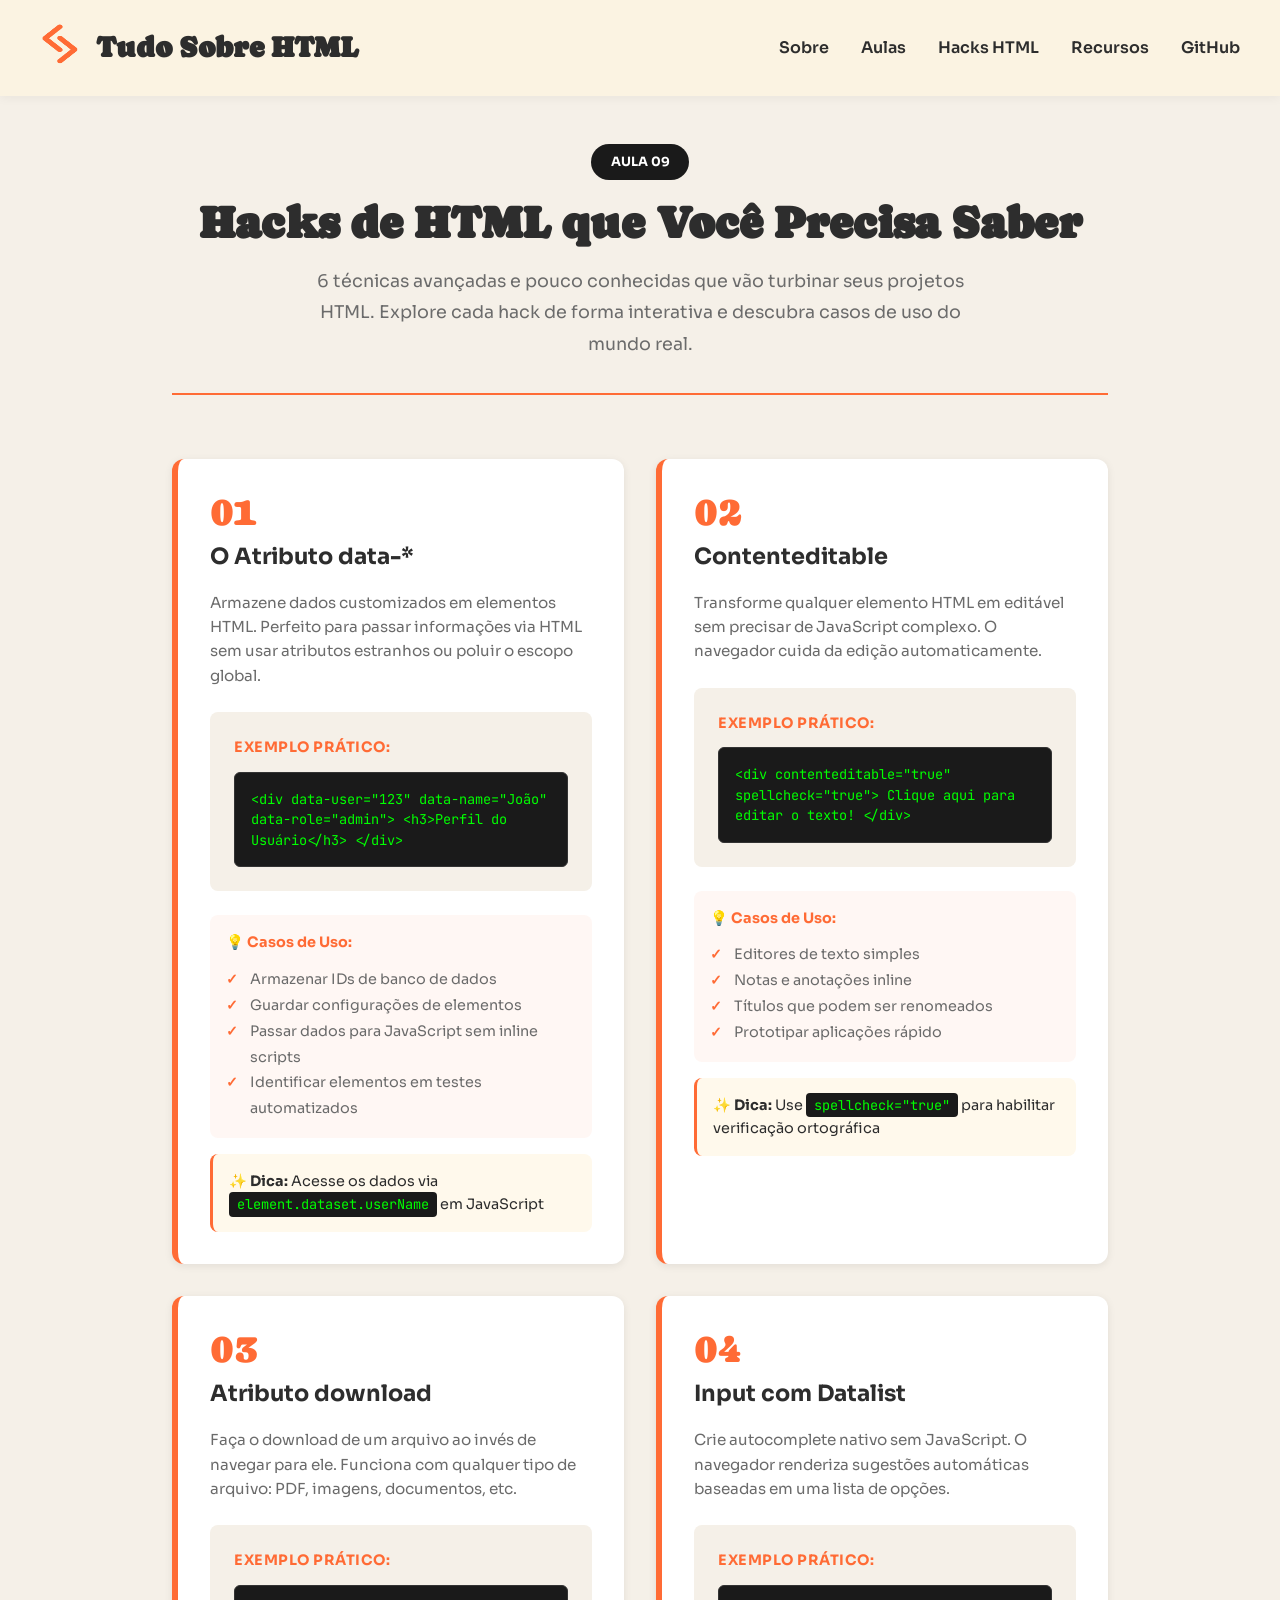
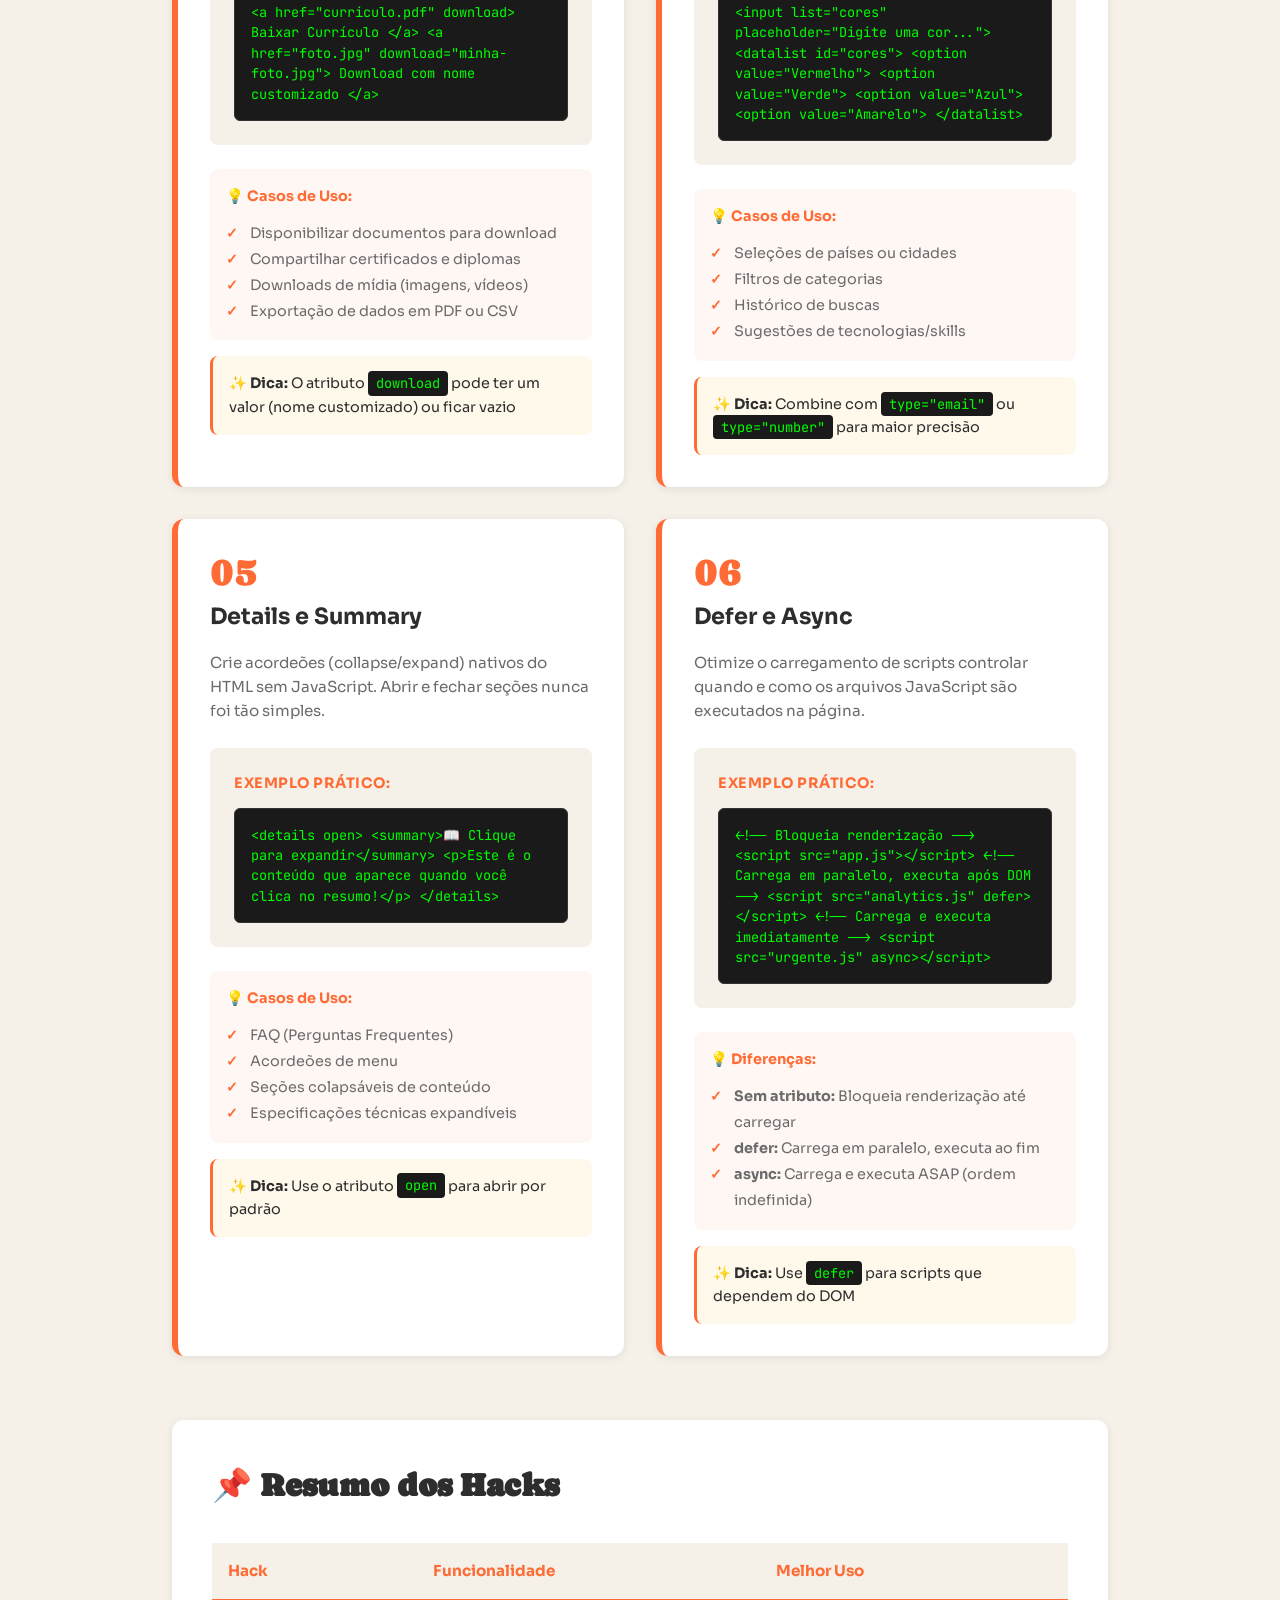
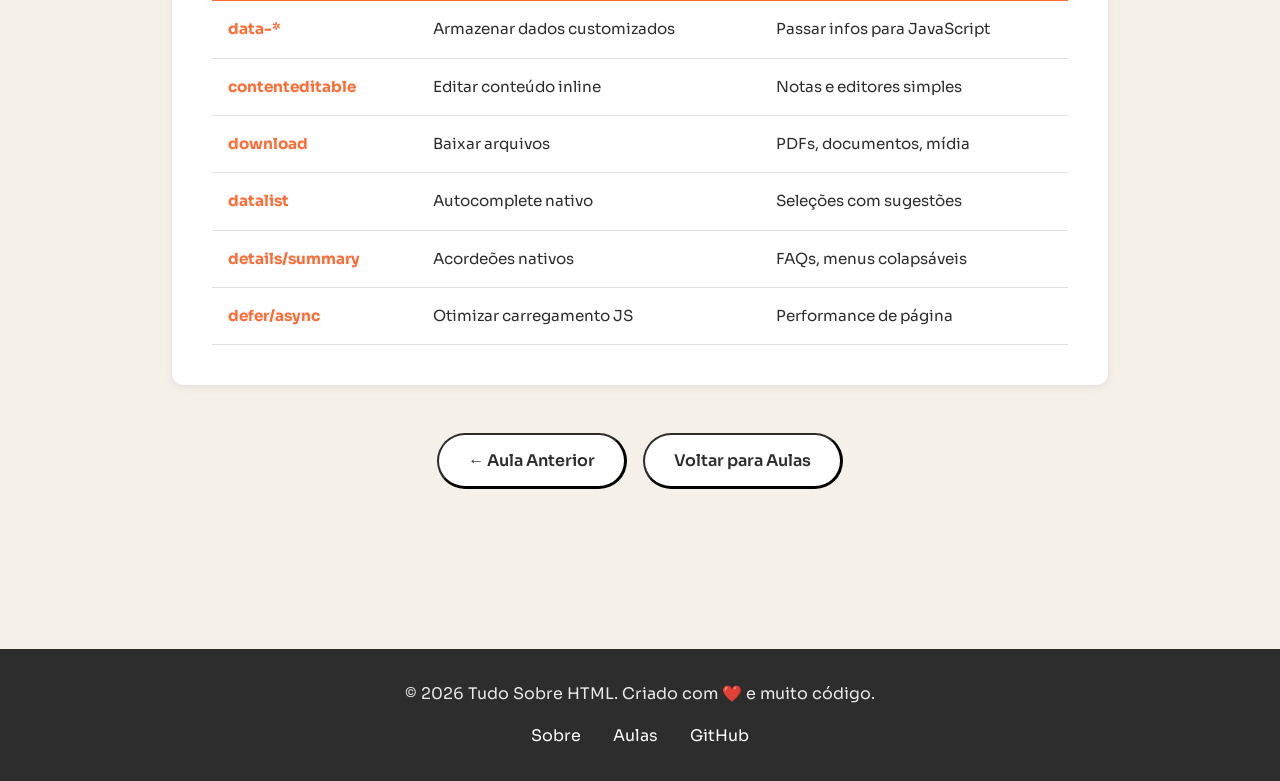
<file: aula9/index.html>
<!DOCTYPE html>
<html lang="pt-BR">
<head>
    <meta charset="UTF-8">
    <meta name="viewport" content="width=device-width, initial-scale=1.0">
    <title>Aula 9 - Hacks de HTML | Tudo Sobre HTML</title>
    <link rel="icon" type="image/x-icon" href="../img/favicon.ico">
    <link rel="stylesheet" href="style.css">
    <link href="https://fonts.googleapis.com/css2?family=Caprasimo&family=JetBrains+Mono:wght@400;500&family=Sora:wght@400;600;700&display=swap" rel="stylesheet">
</head>
<body>
    <!-- HEADER -->
    <header class="header">
        <div class="header-container">
            <div class="logo">
                <a href="../"><img src="../img/logo.png" alt="Logo" class="logo-icon"></a>
                <h1>Tudo Sobre HTML</h1>
            </div>
            <nav class="nav">
                <a href="../#como-funciona">Sobre</a>
                <a href="../#aulas">Aulas</a>
                <a href="../#hacks">Hacks HTML</a>
                <a href="../#recursos">Recursos</a>
                <a href="https://github.com" target="_blank">GitHub</a>
            </nav>
        </div>
    </header>

    <!-- MAIN CONTENT -->
    <main class="aula-container">
        <!-- AULA HEADER -->
        <section class="aula-header">
            <div class="aula-badge">AULA 09</div>
            <h1>Hacks de HTML que Você Precisa Saber</h1>
            <p class="aula-intro">6 técnicas avançadas e pouco conhecidas que vão turbinar seus projetos HTML. Explore cada hack de forma interativa e descubra casos de uso do mundo real.</p>
        </section>

        <!-- HACKS GRID -->
        <section class="hacks-section">
            <div class="hacks-grid">
                <!-- HACK 1 -->
                <div class="hack-card">
                    <div class="hack-number">01</div>
                    <h3>O Atributo data-*</h3>
                    <p>Armazene dados customizados em elementos HTML. Perfeito para passar informações via HTML sem usar atributos estranhos ou poluir o escopo global.</p>
                    
                    <div class="hack-example">
                        <h4>Exemplo Prático:</h4>
                        <code>&lt;div data-user="123" data-name="João" data-role="admin"&gt;
  &lt;h3&gt;Perfil do Usuário&lt;/h3&gt;
&lt;/div&gt;</code>
                    </div>

                    <div class="hack-info">
                        <h4>💡 Casos de Uso:</h4>
                        <ul>
                            <li>Armazenar IDs de banco de dados</li>
                            <li>Guardar configurações de elementos</li>
                            <li>Passar dados para JavaScript sem inline scripts</li>
                            <li>Identificar elementos em testes automatizados</li>
                        </ul>
                    </div>

                    <div class="hack-tip">
                        <strong>✨ Dica:</strong> Acesse os dados via <code>element.dataset.userName</code> em JavaScript
                    </div>
                </div>

                <!-- HACK 2 -->
                <div class="hack-card">
                    <div class="hack-number">02</div>
                    <h3>Contenteditable</h3>
                    <p>Transforme qualquer elemento HTML em editável sem precisar de JavaScript complexo. O navegador cuida da edição automaticamente.</p>
                    
                    <div class="hack-example">
                        <h4>Exemplo Prático:</h4>
                        <code>&lt;div contenteditable="true" spellcheck="true"&gt;
  Clique aqui para editar o texto!
&lt;/div&gt;</code>
                    </div>

                    <div class="hack-info">
                        <h4>💡 Casos de Uso:</h4>
                        <ul>
                            <li>Editores de texto simples</li>
                            <li>Notas e anotações inline</li>
                            <li>Títulos que podem ser renomeados</li>
                            <li>Prototipar aplicações rápido</li>
                        </ul>
                    </div>

                    <div class="hack-tip">
                        <strong>✨ Dica:</strong> Use <code>spellcheck="true"</code> para habilitar verificação ortográfica
                    </div>
                </div>

                <!-- HACK 3 -->
                <div class="hack-card">
                    <div class="hack-number">03</div>
                    <h3>Atributo download</h3>
                    <p>Faça o download de um arquivo ao invés de navegar para ele. Funciona com qualquer tipo de arquivo: PDF, imagens, documentos, etc.</p>
                    
                    <div class="hack-example">
                        <h4>Exemplo Prático:</h4>
                        <code>&lt;a href="curriculo.pdf" download&gt;
  Baixar Currículo
&lt;/a&gt;

&lt;a href="foto.jpg" download="minha-foto.jpg"&gt;
  Download com nome customizado
&lt;/a&gt;</code>
                    </div>

                    <div class="hack-info">
                        <h4>💡 Casos de Uso:</h4>
                        <ul>
                            <li>Disponibilizar documentos para download</li>
                            <li>Compartilhar certificados e diplomas</li>
                            <li>Downloads de mídia (imagens, vídeos)</li>
                            <li>Exportação de dados em PDF ou CSV</li>
                        </ul>
                    </div>

                    <div class="hack-tip">
                        <strong>✨ Dica:</strong> O atributo <code>download</code> pode ter um valor (nome customizado) ou ficar vazio
                    </div>
                </div>

                <!-- HACK 4 -->
                <div class="hack-card">
                    <div class="hack-number">04</div>
                    <h3>Input com Datalist</h3>
                    <p>Crie autocomplete nativo sem JavaScript. O navegador renderiza sugestões automáticas baseadas em uma lista de opções.</p>
                    
                    <div class="hack-example">
                        <h4>Exemplo Prático:</h4>
                        <code>&lt;input list="cores" placeholder="Digite uma cor..."&gt;
&lt;datalist id="cores"&gt;
  &lt;option value="Vermelho"&gt;
  &lt;option value="Verde"&gt;
  &lt;option value="Azul"&gt;
  &lt;option value="Amarelo"&gt;
&lt;/datalist&gt;</code>
                    </div>

                    <div class="hack-info">
                        <h4>💡 Casos de Uso:</h4>
                        <ul>
                            <li>Seleções de países ou cidades</li>
                            <li>Filtros de categorias</li>
                            <li>Histórico de buscas</li>
                            <li>Sugestões de tecnologias/skills</li>
                        </ul>
                    </div>

                    <div class="hack-tip">
                        <strong>✨ Dica:</strong> Combine com <code>type="email"</code> ou <code>type="number"</code> para maior precisão
                    </div>
                </div>

                <!-- HACK 5 -->
                <div class="hack-card">
                    <div class="hack-number">05</div>
                    <h3>Details e Summary</h3>
                    <p>Crie acordeões (collapse/expand) nativos do HTML sem JavaScript. Abrir e fechar seções nunca foi tão simples.</p>
                    
                    <div class="hack-example">
                        <h4>Exemplo Prático:</h4>
                        <code>&lt;details open&gt;
  &lt;summary&gt;📖 Clique para expandir&lt;/summary&gt;
  &lt;p&gt;Este é o conteúdo que aparece
     quando você clica no resumo!&lt;/p&gt;
&lt;/details&gt;</code>
                    </div>

                    <div class="hack-info">
                        <h4>💡 Casos de Uso:</h4>
                        <ul>
                            <li>FAQ (Perguntas Frequentes)</li>
                            <li>Acordeões de menu</li>
                            <li>Seções colapsáveis de conteúdo</li>
                            <li>Especificações técnicas expandíveis</li>
                        </ul>
                    </div>

                    <div class="hack-tip">
                        <strong>✨ Dica:</strong> Use o atributo <code>open</code> para abrir por padrão
                    </div>
                </div>

                <!-- HACK 6 -->
                <div class="hack-card">
                    <div class="hack-number">06</div>
                    <h3>Defer e Async</h3>
                    <p>Otimize o carregamento de scripts controlar quando e como os arquivos JavaScript são executados na página.</p>
                    
                    <div class="hack-example">
                        <h4>Exemplo Prático:</h4>
                        <code>&lt;!-- Bloqueia renderização --&gt;
&lt;script src="app.js"&gt;&lt;/script&gt;

&lt;!-- Carrega em paralelo, executa após DOM --&gt;
&lt;script src="analytics.js" defer&gt;&lt;/script&gt;

&lt;!-- Carrega e executa imediatamente --&gt;
&lt;script src="urgente.js" async&gt;&lt;/script&gt;</code>
                    </div>

                    <div class="hack-info">
                        <h4>💡 Diferenças:</h4>
                        <ul>
                            <li><strong>Sem atributo:</strong> Bloqueia renderização até carregar</li>
                            <li><strong>defer:</strong> Carrega em paralelo, executa ao fim</li>
                            <li><strong>async:</strong> Carrega e executa ASAP (ordem indefinida)</li>
                        </ul>
                    </div>

                    <div class="hack-tip">
                        <strong>✨ Dica:</strong> Use <code>defer</code> para scripts que dependem do DOM
                    </div>
                </div>
            </div>
        </section>

        <!-- RESUMO -->
        <section class="summary">
            <h2>📌 Resumo dos Hacks</h2>
            <table class="hacks-table">
                <thead>
                    <tr>
                        <th>Hack</th>
                        <th>Funcionalidade</th>
                        <th>Melhor Uso</th>
                    </tr>
                </thead>
                <tbody>
                    <tr>
                        <td><strong>data-*</strong></td>
                        <td>Armazenar dados customizados</td>
                        <td>Passar infos para JavaScript</td>
                    </tr>
                    <tr>
                        <td><strong>contenteditable</strong></td>
                        <td>Editar conteúdo inline</td>
                        <td>Notas e editores simples</td>
                    </tr>
                    <tr>
                        <td><strong>download</strong></td>
                        <td>Baixar arquivos</td>
                        <td>PDFs, documentos, mídia</td>
                    </tr>
                    <tr>
                        <td><strong>datalist</strong></td>
                        <td>Autocomplete nativo</td>
                        <td>Seleções com sugestões</td>
                    </tr>
                    <tr>
                        <td><strong>details/summary</strong></td>
                        <td>Acordeões nativos</td>
                        <td>FAQs, menus colapsáveis</td>
                    </tr>
                    <tr>
                        <td><strong>defer/async</strong></td>
                        <td>Otimizar carregamento JS</td>
                        <td>Performance de página</td>
                    </tr>
                </tbody>
            </table>
        </section>

        <!-- NAVEGAÇÃO -->
        <section class="aula-nav">
            <a href="../aula8/" class="btn btn-secondary">← Aula Anterior</a>
            <a href="../#aulas" class="btn btn-secondary">Voltar para Aulas</a>
        </section>
    </main>

    <!-- FOOTER -->
    <footer class="footer">
        <div class="footer-content">
            <p>&copy; 2026 Tudo Sobre HTML. Criado com ❤️ e muito código.</p>
            <div class="footer-links">
                <a href="../#sobre">Sobre</a>
                <a href="../#aulas">Aulas</a>
                <a href="https://github.com" target="_blank">GitHub</a>
            </div>
        </div>
    </footer>

    <script src="script.js"></script>
</body>
</html>
</file>
<file: css/style.css>
@import url('https://fonts.googleapis.com/css2?family=Caprasimo&display=swap');
@import url('https://fonts.googleapis.com/css2?family=Sora:wght@400;600;700&display=swap');
@import url('https://fonts.googleapis.com/css2?family=JetBrains+Mono:wght@400;500&display=swap');

* {
    margin: 0;
    padding: 0;
    box-sizing: border-box;
}

:root {
    --primary-color: #ff6b35;
    --secondary-color: #4a90a4;
    --accent-color: #ffc107;
    --dark-bg: #0f0f0f;
    --light-bg: #f5f0e8;
    --text-dark: #1a1a1a;
    --text-light: #666;
    --border-radius: 16px;
}

body {
    font-family: 'Sora', 'Segoe UI', Tahoma, Geneva, Verdana, sans-serif;
    background-color: var(--light-bg);
    color: var(--text-dark);
    line-height: 1.6;
}

h1, h2, h3, h4, h5, h6 {
    font-family: 'Caprasimo', serif;
}

/* HEADER */
.header {
    background: #f5ecdf;
    border-bottom: 4px solid var(--primary-color);
    position: sticky;
    top: 0;
    z-index: 100;
    box-shadow: 0 2px 10px rgba(0, 0, 0, 0.05);
}

.header-container {
    max-width: 1200px;
    margin: 0 auto;
    padding: 1rem 1rem;
    display: flex;
    justify-content: space-between;
    align-items: center;
}

.logo {
    display: flex;
    align-items: center;
    gap: 0.5rem;
    text-decoration: none;
    color: var(--text-dark);
}

.logo-icon {
    width: 27px;
    height: auto;
}

.logo h1 {
    font-size: 1.5rem;
    font-weight: 700;
}

.nav {
    display: flex;
    gap: 0.5rem;
    align-items: center;
}

.nav a {
    text-decoration: none;
    color: var(--text-dark);
    font-weight: 500;
    transition: all 0.3s;
    padding: 0.4rem 1rem;
    border-radius: 50px;
}

.nav a:hover {
    background-color: #2d2d2d;
    color: white;
}

/* HERO */
.hero {
    max-width: 1200px;
    margin: 4rem auto;
    padding: 0 2rem;
    display: grid;
    grid-template-columns: 1fr 1fr;
    gap: 4rem;
    align-items: center;
}

.hero-content h1 {
    font-size: 4.5rem;
    margin-bottom: 1.5rem;
    line-height: 1.2;
    color: var(--text-dark);
}

.hero-content p {
    font-size: 1.1rem;
    color: var(--text-light);
    margin-bottom: 2.5rem;
}

.hero-buttons {
    display: flex;
    gap: 1.5rem;
    flex-wrap: wrap;
}

.btn {
    padding: 1rem 2rem;
    border: 2px solid #000;
    border-right: 4px solid #000;
    border-bottom: 4px solid #000;
    border-radius: 50px;
    font-size: 1rem;
    font-weight: 600;
    cursor: pointer;
    transition: all 0.3s;
    text-decoration: none;
    display: inline-block;
}

.btn-primary {
    background-color: var(--primary-color);
    color: white;
}

.btn-primary:hover {
    transform: translateY(-3px) translateX(-3px);
}

.btn-secondary {
    background-color: #f5ecdf;
    color: var(--text-dark);
    border: 2px solid #000;
    border-right: 4px solid #000;
    border-bottom: 4px solid #000;
}

.btn-secondary:hover {
    background-color: var(--light-bg);
    transform: translateY(-3px) translateX(-3px);
}

.btn-lg {
    padding: 1.5rem 3rem;
    font-size: 1.1rem;
}

.hero-illustration {
    display: flex;
    justify-content: center;
    align-items: center;
}

.hero-image {
    max-width: 100%;
    height: auto;
    filter: drop-shadow(0 0 15px rgba(0, 0, 0, 0.15));
}

/* STATS */
.stats {
    display: flex;
    justify-content: center;
    gap: 0;
    padding: 1.5rem;
    background: #fff9ec;
    border-radius: var(--border-radius);
    border: 2px solid #000;
    max-width: 100%;
    box-shadow: 4px 4px 0 #000;
}

.stats-compact {
    margin: 2rem 0 2.5rem 0;
    padding: 1.5rem;
    gap: 0;
    border: 2px solid #000;
    box-shadow: 4px 4px 0 #000;
}

.stats-compact .stat-number {
    font-size: 2.5rem;
}

.stats-compact .stat-label {
    font-size: 0.75rem;
    text-transform: uppercase;
    letter-spacing: 1px;
}

.stat-item {
    text-align: center;
    display: flex;
    flex-direction: column;
    padding: 0 1.5rem;
    flex: 1;
}

.stat-item:not(:last-child) {
    border-right: 2px dashed #ddd;
}

.stat-number {
    font-size: 3rem;
    font-weight: bold;
    color: var(--primary-color);
}

.stat-label {
    color: var(--text-light);
    font-size: 0.85rem;
    text-transform: uppercase;
    letter-spacing: 0.5px;
}

/* AULAS SECTION */
.aulas {
    max-width: 1200px;
    margin: 3rem auto;
    padding: 0 2rem;
    scroll-margin-top: 100px;
}

.aulas-header {
    margin-bottom: 3rem;
}

.aulas-label {
    display: inline-block;
    background: var(--dark-bg);
    color: white;
    padding: 0.6rem 1.4rem;
    border-radius: 50px;
    font-size: 0.8rem;
    font-weight: 600;
    margin-bottom: 1.5rem;
}

.aulas h2 {
    font-size: 3rem;
    margin-bottom: 1.5rem;
    line-height: 1.2;
}

.aulas p {
    font-size: 1rem;
    color: var(--text-light);
    max-width: 900px;
    line-height: 1.8;
}

.aulas p strong {
    font-weight: 700;
    color: var(--text-dark);
}

.aulas-grid {
    display: grid;
    grid-template-columns: repeat(auto-fit, minmax(300px, 1fr));
    gap: 2rem;
}

.aula-card {
    background: #fff9ec;
    border-radius: var(--border-radius);
    padding: 2rem;
    border: 3px solid #000;
    border-top: 5px solid var(--card-color, #ff6b35);
    transition: all 0.3s;
    box-shadow: 4px 4px 0 #000, 0 5px 15px rgba(0, 0, 0, 0.08);
    display: flex;
    flex-direction: column;
}

.aula-card:hover {
    transform: translateY(-8px);
    box-shadow: 0 15px 30px rgba(0, 0, 0, 0.15);
}

.aula-card-header {
    display: flex;
    justify-content: space-between;
    align-items: flex-start;
    margin-bottom: 0;
}

.aula-label {
    font-size: 0.7rem;
    font-weight: 700;
    color: #999;
    letter-spacing: 1px;
    display: flex;
    flex-direction: column;
}

.aula-number {
    font-size: 4rem;
    font-weight: 900;
    color: var(--card-color, #ff6b35);
    margin-bottom: 0.8rem;
    line-height: 0.8;
    margin-top: -4px;
}

.aula-tag {
    display: inline-block;
    background: var(--dark-bg);
    color: white;
    padding: 0.5rem 1rem;
    border-radius: 50px;
    font-size: 0.75rem;
    font-weight: 600;
}

.aula-card h3 {
    font-family: 'Caprasimo', serif;
    font-size: 1.5rem;
    margin-bottom: 1rem;
    font-weight: 700;
    line-height: 1.3;
}

.aula-card p {
    font-family: 'Sora', sans-serif;
    color: var(--text-light);
    margin-bottom: 1.5rem;
    font-size: 0.95rem;
    flex-grow: 1;
}

.tags {
    display: flex;
    gap: 0.5rem;
    margin-bottom: 1.5rem;
    flex-wrap: wrap;
}

.tag {
    background: #f5e9cf;
    padding: 0.5rem 0.5rem;
    border-radius: 25px;
    font-size: 0.6rem;
    border: 2px solid #999;
    color: var(--text-dark);
    font-weight: 500;
    font-family: 'JetBrains Mono', monospace;
}

.aula-link {
    font-family: 'Sora', sans-serif;
    color: black;
    text-decoration: underline;
    text-decoration-color: var(--card-color, #ff6b35);
    text-decoration-thickness: 3px;
    text-underline-offset: 5px;
    font-weight: 600;
    transition: all 0.3s;
    display: inline-flex;
    align-items: center;
    gap: 0.4rem;
}

.aula-em-breve {
    align-self: flex-start;
    background: #f5e9cf;
    color: var(--text-dark);
    border: 2px solid var(--text-dark);
    border-radius: 50px;
    padding: 0.3rem 0.8rem;
    font-size: 0.75rem;
    font-weight: 600;
    box-shadow: 2px 2px 0 var(--text-dark);
}

.arrow-icon {
    width: 16px;
    height: 16px;
    display: inline-block;
}

.aula-link:hover {
    transform: translateX(4px);
}

/* COMO FUNCIONA SECTION */
.como-funciona {
    background: var(--light-bg);
    padding: 5rem 2rem;
    max-width: 1200px;
    margin: 3rem auto;
    scroll-margin-top: 50px;
}

.como-funciona-header {
    margin-bottom: 4rem;
}

.como-label {
    display: inline-block;
    background: var(--dark-bg);
    color: #fff9ec;
    padding: 0.6rem 1.4rem;
    border-radius: 50px;
    font-size: 0.8rem;
    font-weight: 600;
    margin-bottom: 1.5rem;
}

.como-funciona h2 {
    font-size: 3rem;
    margin-bottom: 1.5rem;
    line-height: 1.2;
}

.destaque {
    color: var(--primary-color);
}

.como-funciona p {
    font-size: 1.1rem;
    color: var(--text-light);
    max-width: 800px;
}

.features-grid {
    display: grid;
    grid-template-columns: repeat(auto-fit, minmax(250px, 1fr));
    gap: 2rem;
}

.feature-card {
    background: #fff9ec;
    padding: 1.5rem;
    border-radius: var(--border-radius);
    border: 2px solid #000;
    text-align: center;
    transition: all 0.3s;
    box-shadow: 4px 4px 0 #000;
}

.feature-card:hover {
    transform: translateY(-8px);
    box-shadow: 4px 4px 0 #000, 0 15px 30px rgba(0, 0, 0, 0.1);
}

.feature-icon {
    font-size: 3rem;
    margin-bottom: 1rem;
}

.feature-card h3 {
    font-size: 1.3rem;
    margin-bottom: 1rem;
    color: var(--text-dark);
}

.feature-card p {
    color: var(--text-light);
    font-size: 0.95rem;
    line-height: 1.6;
}

/* HACKS SECTION */
.hacks {
    background: #fff9ec;
    margin: 3rem 0 0 0;
    padding: 4rem 2rem;
    scroll-margin-top: 100px;
}

.hacks h2 {
    font-size: 2.5rem;
    text-align: center;
    margin-bottom: 3rem;
    max-width: 1200px;
    margin-left: auto;
    margin-right: auto;
}

.hacks-container {
    max-width: 1200px;
    margin: 0 auto;
    display: grid;
    grid-template-columns: repeat(auto-fit, minmax(300px, 1fr));
    gap: 2rem;
}

.hack-item {
    padding: 2rem;
    background: var(--light-bg);
    border-radius: var(--border-radius);
    border-left: 4px solid #ff6b35;
}

.hack-item h4 {
    color: black;
    font-family: 'Sora';
    margin-bottom: 1rem;
    font-size: 1.2rem;
}

.hack-item p {
    color: var(--text-light);
    margin-bottom: 1rem;
}

.hack-item code {
    display: block;
    background: #282a37;
    color: #00ff00;
    padding: 1rem;
    border-radius: 8px;
    font-family: 'Courier New', monospace;
    font-size: 0.9rem;
    overflow-x: auto;
    scrollbar-color: #888 transparent;
    scrollbar-width: thin;
}

.hack-item code::-webkit-scrollbar {
    height: 6px;
    background: transparent;
}

.hack-item code::-webkit-scrollbar-track {
    background: transparent;
}

.hack-item code::-webkit-scrollbar-thumb {
    background: #888;
    border-radius: 3px;
}

.hack-item code::-webkit-scrollbar-button {
    display: none;
}

/* FOOTER */
.footer {
    background: #f5ecdf;
    color: black;
    padding: 3rem 2rem;
    text-align: center;
}

.footer-content {
    max-width: 1200px;
    margin: 0 auto;
}

.footer-content a{
    text-decoration: none;
    color: #ff6b35;
}

.footer-links {
    display: flex;
    justify-content: center;
    gap: 2rem;
    margin-top: 1.5rem;
}

.footer-links a {
    color: black;
    text-decoration: none;
    transition: color 0.3s;
}

.footer-links a:hover {
    color: var(--primary-color);
}

/* SCROLL TO TOP BUTTON */
.scroll-to-top {
    position: fixed;
    bottom: 2rem;
    right: 2rem;
    width: 50px;
    height: 50px;
    background: var(--primary-color);
    border-radius: 50%;
    display: flex;
    align-items: center;
    justify-content: center;
    box-shadow: 0 4px 12px rgba(255, 107, 53, 0.3);
    opacity: 0;
    visibility: hidden;
    transform: translateY(20px);
    transition: all 0.3s ease;
    z-index: 99;
    cursor: pointer;
    border: none;
    text-decoration: none;
}

.scroll-to-top img {
    width: 24px;
    height: 24px;

    filter: brightness(0) invert(1);
}

.scroll-to-top.visible {
    opacity: 1;
    visibility: visible;
    transform: translateY(0);
}

.scroll-to-top:hover {
    background: #ff5722;
    box-shadow: 0 6px 16px rgba(255, 107, 53, 0.4);
    transform: translateY(-5px);
}

/* RECURSOS */
.recursos {
    background: #fff9ec;
    width: 100%;
    padding: 3rem 2rem;    
    scroll-margin-top: 100px;}

.recursos > * {
    max-width: 1200px;
    margin: 0 auto;
}

.recursos-header {
    text-align: center;
    margin-bottom: 3rem;
    max-width: 1200px;
    margin-left: auto;
    margin-right: auto;
}

.recursos-label {
    display: inline-block;
    background: var(--primary-color);
    color: white;
    padding: 0.4rem 1rem;
    border-radius: 50px;
    font-size: 0.75rem;
    font-weight: 700;
    letter-spacing: 1px;
    margin-bottom: 1rem;
}

.recursos-header h2 {
    font-family: 'Caprasimo', serif;
    font-size: 2.4rem;
    margin-bottom: 1rem;
}

.recursos-header p {
    font-size: 1.1rem;
    color: var(--text-light);
    max-width: 600px;
    margin: 0 auto;
}

.recursos-grid {
    display: grid;
    grid-template-columns: repeat(auto-fit, minmax(280px, 1fr));
    gap: 2rem;
}

.recurso-card {
    background: #fff9ec;
    padding: 2rem;
    border-radius: 12px;
    border: 2px solid black;
    border-right: 6px solid #000;
    border-bottom: 6px solid #000;
    transition: all 0.3s ease;
    text-align: center;
}

.recurso-card:hover {
    border-color: var(--primary-color);
    box-shadow: 0 8px 24px rgba(0, 0, 0, 0.1);
    transform: translateY(-4px);
}

.recurso-icon {
    font-size: 3rem;
    margin-bottom: 1rem;
    display: block;
}

.recurso-card h3 {
    font-size: 1.3rem;
    margin-bottom: 1rem;
    color: var(--text-dark);
    font-weight: 700;
}

.recurso-card p {
    font-size: 0.95rem;
    color: var(--text-light);
    margin-bottom: 1.5rem;
    line-height: 1.6;
}

.recurso-link {
    display: inline-block;
    color: var(--primary-color);
    text-decoration: none;
    font-weight: 600;
    padding: 0.5rem 1rem;
    border: 2px solid var(--primary-color);
    border-radius: 6px;
    transition: all 0.3s ease;
}

.recurso-link:hover {
    background: var(--primary-color);
    color: white;
    transform: translateX(4px);
}

/* RESPONSIVO */
@media (max-width: 768px) {
    .hero {
        grid-template-columns: 1fr;
        margin: 2rem auto;
    }

    .hero-content h2 {
        font-size: 2rem;
    }

    .logo h1 {
        display: none;
    }

    .nav {
        gap: 1.5rem;
        font-size: 0.9rem;
    }

    .stats {
        flex-direction: column;
        gap: 2rem;
    }

    .header-container {
        padding: 1rem;
    }

    .hero-buttons {
        flex-direction: column;
    }

    .code-box {
        font-size: 2rem;
    }

    .aulas-grid {
        grid-template-columns: 1fr;
    }

    .hacks-container {
        grid-template-columns: 1fr;
    }

    .recursos-header h2 {
        font-size: 1.8rem;
    }

    .recursos-grid {
        grid-template-columns: 1fr;
        gap: 1.5rem;
    }
}
</file>
<file: aula1/style.css>
/* IMPORTS */
@import url('https://fonts.googleapis.com/css2?family=Caprasimo&family=JetBrains+Mono:wght@400;500&family=Sora:wght@400;600;700&display=swap');

/* VARIÁVEIS */
:root {
    --primary-color: #ff6b35;
    --secondary-color: #4a90a4;
    --light-bg: #f5f0e8;
    --dark-bg: #1a1a1a;
    --text-dark: #1a1a1a;
    --text-light: #666;
    --border-radius: 12px;
}

/* RESET */
* {
    margin: 0;
    padding: 0;
    box-sizing: border-box;
}

html {
    scroll-behavior: smooth;
}

body {
    font-family: 'Sora', -apple-system, BlinkMacSystemFont, 'Segoe UI', sans-serif;
    background: var(--light-bg);
    color: var(--text-dark);
    line-height: 1.6;
}

h1, h2, h3, h4, h5, h6 {
    font-family: 'Caprasimo', serif;
}

/* HEADER */
.header {
    background: #f5ecdf;
    border-bottom: 4px solid var(--primary-color);
    position: sticky;
    top: 0;
    z-index: 100;
    box-shadow: 0 2px 10px rgba(0, 0, 0, 0.05);
}

.header-container {
    max-width: 1200px;
    margin: 0 auto;
    padding: 1rem;
    display: flex;
    justify-content: space-between;
    align-items: center;
}

.logo {
    display: flex;
    align-items: center;
    gap: 0.5rem;
    text-decoration: none;
    color: var(--text-dark);
}

.logo-icon {
    width: 27px;
    height: auto;
}

.logo h1 {
    font-size: 1.5rem;
    font-weight: 700;
}

.nav {
    display: flex;
    gap: 0.5rem;
    align-items: center;
}

.nav a {
    text-decoration: none;
    color: var(--text-dark);
    font-weight: 500;
    transition: all 0.3s;
    padding: 0.4rem 1rem;
    border-radius: 50px;
}

.nav a:hover {
    background-color: #2d2d2d;
    color: white;
}

/* MENU DE TÓPICOS */
.nav-dropdown {
    position: relative;
}

.nav-dropdown > a {
    display: block;
}

.nav-topicos {
    display: none;
    position: absolute;
    top: 100%;
    right: 0;
    width: min(360px, calc(100vw - 2rem));
    max-height: 70vh;
    overflow-y: auto;
    overscroll-behavior: contain;
    list-style: none;
    padding: 0.6rem;
    background: #fff9ec;
    border: 2px solid #000;
    border-radius: var(--border-radius);
    box-shadow: 4px 4px 0 #000;
    scrollbar-color: #888 transparent;
    scrollbar-width: thin;
    z-index: 101;
}

.nav-dropdown:hover .nav-topicos,
.nav-dropdown:focus-within .nav-topicos {
    display: block;
}

.nav .nav-topicos a {
    display: block;
    padding: 0.65rem 0.8rem;
    border-radius: 6px;
    font-size: 0.85rem;
    line-height: 1.5;
}

.nav .nav-topicos a:hover,
.nav .nav-topicos a:focus-visible {
    background: #f5e9cf;
    color: var(--text-dark);
    outline: 2px solid var(--primary-color);
    outline-offset: -2px;
}

@media (max-width: 768px) {
    .nav-topicos {
        position: fixed;
        top: 65px;
        right: 1rem;
    }
}

/* MAIN CONTAINER */
.aula-container {
    max-width: 1000px;
    margin: 0 auto;
    padding: 3rem 2rem;
}

/* AULA HEADER */
.aula-header {
    text-align: center;
    margin-bottom: 4rem;
    padding-bottom: 0.5rem;
}

/* HERO SECTION */
.aula-header-hero {
    display: grid;
    grid-template-columns: 1fr 1fr;
    gap: 4rem;
    align-items: center;
    margin-bottom: 4rem;
    padding: 3rem 2rem;
    background: linear-gradient(135deg, #fff9ec 0%, #fffbf0 100%);
    border-radius: 12px;
    border: 2px solid #000;
    border-right: 6px solid #000;
    border-bottom: 6px solid #000;
}

.hero-content {
    display: flex;
    flex-direction: column;
    justify-content: center;
}

.aula-header-hero h1 {
    font-size: 3rem;
    font-weight: 900;
    line-height: 1.2;
    margin-bottom: 1.5rem;
    color: var(--text-dark);
    font-family: 'Caprasimo', serif;
}

.aula-header-hero .highlight {
    color: var(--primary-color);
}

.hero-text {
    font-size: 1rem;
    line-height: 1.8;
    color: var(--text-light);
    margin-bottom: 2rem;
    max-width: 500px;
}

.hero-illustration {
    display: flex;
    align-items: center;
    justify-content: center;
}

.hero-image {
    width: 100%;
    height: auto;
    max-width: 350px;
    filter: drop-shadow(0 4px 12px rgba(0, 0, 0, 0.1));
}

.aula-badge {
    display: inline-block;
    background: var(--dark-bg);
    color: white;
    padding: 0.6rem 1.4rem;
    border-radius: 50px;
    font-size: 0.8rem;
    font-weight: 700;
    margin-bottom: 1.5rem;
}

.aula-header h1 {
    font-size: 4rem;
    color: var(--text-dark);
    margin-bottom: 1rem;
    line-height: 1.2;
}

.intro-text {
    font-size: 1.1rem;
    color: var(--text-light);
    max-width: 700px;
    margin: 0 auto;
    line-height: 1.8;
}

/* TABLE OF CONTENTS */
.toc-section {
    background: #fff9ec;
    padding: 2rem;
    border-radius: var(--border-radius);
    margin-bottom: 3rem;
    border: 2px solid #000;
    border-right: 6px solid #000;
    border-bottom: 6px solid #000;
}

.toc-section h2 {
    font-size: 2rem;
    margin-bottom: 1.5rem;
    color: var(--text-dark);
}

.toc-list {
    display: grid;
    grid-template-columns: repeat(3, 1fr);
    gap: 1.5rem;
}

.toc-list a {
    display: block;
    padding: 1.5rem;
    background: white;
    border-radius: 12px;
    text-decoration: none;
    color: var(--text-dark);
    font-weight: 600;
    font-size: 0.95rem;
    line-height: 1.6;
    border: 3px solid #000;
    border-right: 4px solid #000;
    border-bottom: 4px solid #000;
    transition: all 0.3s cubic-bezier(0.25, 0.46, 0.45, 0.94);
    box-shadow: 4px 4px 0 rgba(0, 0, 0, 0.15);
}

.toc-list a:hover {
    background: white;
    color: var(--primary-color);
    transform: translateY(-4px) translateX(-4px);
    box-shadow: 8px 8px 0 rgba(0, 0, 0, 0.15);
    border: 3px solid var(--primary-color);
    border-right: 5px solid var(--primary-color);
    border-bottom: 5px solid var(--primary-color);
}

/* CONTENT SECTIONS */
.content-section {
    margin-bottom: 3rem;
    scroll-margin-top: 120px;
    padding: 2.5rem;
    background: #fff9ec;
    border: 2px solid #000;
    border-right: 6px solid #000;
    border-bottom: 6px solid #000;
    border-radius: 8px;
    box-shadow: 4px 4px 0 rgba(0, 0, 0, 0.1);
}

.section-label {
    display: block;
    color: var(--primary-color);
    font-size: 1rem;
    font-weight: 700;
    letter-spacing: 2.5px;
    text-transform: uppercase;
    margin-bottom: 1rem;
    line-height: 1.2;
    font-family: 'JetBrains Mono', monospace;
}

.content-section h1 {
    font-size: 3rem;
    font-weight: 900;
    line-height: 1.2;
    margin-bottom: 1.5rem;
    color: var(--text-dark);
}

.content-section h2 {
    font-size: 1.8rem;
    margin-bottom: 1.5rem;
    color: var(--text-dark);
    padding-bottom: 1rem;
    border-bottom: 2px solid var(--text-light);
    line-height: 1.4;
}

.highlight {
    color: var(--primary-color);
    font-weight: 700;
}

.section-divider {
    border: none;
    height: 1px;
    background: repeating-linear-gradient(
        to right,
        var(--text-light),
        var(--text-light) 10px,
        transparent 10px,
        transparent 20px
    );
    margin: 2rem calc(-50vw + 50%);
    width: 100vw;
    opacity: 0.5;
}

.content-section h3 {
    font-family: 'Sora';
    font-size: 1.3rem;
    color: var(--text-dark);
    margin-top: 12px;
}

.content-section h4 {
    font-size: 1.1rem;
    margin-top: 1rem;
    margin-bottom: 0.8rem;
    color: var(--text-dark);
}

.content-block {
    line-height: 1.8;
    display: grid;
    grid-template-columns: repeat(auto-fit, minmax(350px, 1fr));
}

.content-block > *:not(.tag-card) {
    grid-column: 1 / -1;
}

.content-block p {
    font-size: 1rem;
    line-height: 1.8;
    color: var(--text-light);
}

.content-block ul, .content-block ol {
    margin-left: 2rem;
    margin-bottom: 1rem;
}

.content-block li {
    margin-bottom: 0.5rem;
    line-height: 1.8;
}

.content-block li a{
    text-decoration: none;
    color: var(--primary-color);
}

.content-block code {
    background: #f5e9cf;
    padding: 0.2rem 0.5rem;
    border-radius: 4px;
    font-family: 'JetBrains Mono', monospace;
    font-size: 0.9rem;
    color: #ff6b35;
}

/* INFO BOXES */
.info-box {
    padding: 1.5rem;
    border-radius: 8px;
    border-left: 4px solid;
    margin-top: 1rem;
}

.info-box.warning {
    background: #fff3cd;
    border-left-color: #ff6b35;
}

.info-box.info {
    background: #e7f0f8;
    border-left-color: #4a90a4;
}

.info-box.tip {
    background: #eafaea;
    border-left-color: #0cb409;
    margin-bottom: 12px;
}

.info-box.example {
    background: #f9ece1;
    border-left-color: var(--primary-color);
    margin-bottom: 12px;
}

.info-box strong {
    color: var(--text-dark);
}

.info-box a {
    color: var(--primary-color);
    text-decoration: none;
    font-weight: 600;
}

.info-box a:hover {
    text-decoration: underline;
}

/* CODE BLOCKS */
.code-block {
    background: #282a37;
    color: #00ff00;
    padding: 1rem;
    border-radius: 8px;
    font-family: 'JetBrains Mono', monospace;
    font-size: 0.85rem;
    overflow-x: auto;
    margin: 1rem 0;
    border: 1px solid #333;
    display: block;
    line-height: 1.5;
}

pre .code-block {
    background: #282a37;
    color: #00ff00;
    padding: 1rem;
    border-radius: 8px;
    font-family: 'JetBrains Mono', monospace;
    font-size: 0.85rem;
    color: #00ff00 !important;
}

pre {
    overflow-x: auto;
    scrollbar-color: #999 transparent;
    scrollbar-width: thin;
}

/* CUSTOM SCROLLBAR FOR CODE BLOCKS - WEBKIT */
pre::-webkit-scrollbar {
    height: 6px;
}

pre::-webkit-scrollbar-track {
    background: transparent;
    margin: 0;
}

pre::-webkit-scrollbar-thumb {
    background: #888;
    border-radius: 3px;
}

/* BOTÃO COPIAR CÓDIGO */
.copy-code-btn {
    position: absolute;
    top: 24px;
    right: 12px;
    background: transparent;
    color: white;
    border: none;
    width: 24px;
    height: 24px;
    cursor: pointer;
    transition: all 0.3s ease;
    display: flex;
    align-items: center;
    justify-content: center;
    z-index: 10;
    padding: 0;
}

.copy-code-btn img {
    width: 24px;
    height: 24px;
    filter: invert(1);
}

.copy-code-btn:hover {
    transform: scale(1.1);
}

.copy-code-btn:hover {
    background: #ff5722;
    transform: scale(1.1);
}

.copy-code-btn:active {
    transform: scale(0.95);
}

/* TABLES */
.content-table {
    width: 100%;
    border-collapse: collapse;
    margin: 1.5rem 0;
    background: white;
    border: 2px solid #000;
}

.content-table thead {
    background: var(--primary-color);
    color: white;
}

.content-table th, .content-table td {
    padding: 1rem;
    text-align: left;
    border-bottom: 1px solid #ddd;
}

.content-table th {
    font-weight: 700;
    letter-spacing: 0.5px;
}

.content-table tbody tr:hover {
    background: #f5f5f5;
}

/* LAYOUT HELPERS */
.two-columns {
    display: grid;
    grid-template-columns: 1fr 1fr;
    gap: 2rem;
    margin: 2rem 0;
}

.column {
    padding: 1.5rem;
    background: white;
    border-radius: 8px;
    border: 2px solid #000;
    border-right: 4px solid #000;
    border-bottom: 4px solid #000;
    transition: all 0.3s cubic-bezier(0.25, 0.46, 0.45, 0.94);
}

.column:hover {
    transform: translateY(-8px);
    box-shadow: 0 12px 24px rgba(0, 0, 0, 0.15);
    background: #fff9ec;
    border: 2px solid var(--primary-color);
    border-right: 6px solid var(--primary-color);
    border-bottom: 6px solid var(--primary-color);
}

.column h4 {
    margin-bottom: 1rem;
    font-size: 1.2rem;
}

.column ul {
    margin-left: 1.5rem;
}

/* GRIDS */
.browser-grid, .app-types, .mobile-apps {
    display: grid;
    grid-template-columns: repeat(auto-fit, minmax(250px, 1fr));
    gap: 1.5rem;
    margin: 2rem 0;
}

.browser-card, .app-type {
    padding: 1.5rem;
    background: white;
    border-radius: 8px;
    border: 2px solid #000;
    border-right: 4px solid #000;
    border-bottom: 4px solid #000;
    transition: all 0.3s;
}

.browser-card:hover, .app-type:hover {
    transform: translateY(-4px);
    border: 2px solid var(--primary-color);
    border-right: 4px solid var(--primary-color);
    border-bottom: 4px solid var(--primary-color);
}

.browser-card h4, .app-type h4 {
    margin-bottom: 1rem;
    font-size: 1.5rem;
    color: black;
}

.browser-card p, .app-type p {
    font-size: 0.95rem;
    line-height: 1.6;
    color: var(--text-light);
}

/* EXAMPLE BOX */
.example-box {
    background: #fff3cd;
    padding: 1.5rem;
    border-radius: 8px;
    margin: 2rem 0;

    border-left: 4px solid var(--primary-color);
}

.example-box p {
    font-weight: 600;
    margin-top: 1.5rem;
    margin-bottom: 0.8rem;
}

.example-box p:first-child {
    margin-top: 0;
}

/* CONCLUSION */
.conclusion {
    background: #fff9ec;
    padding: 2rem;
    border-radius: 8px;
    border: 2px solid var(--primary-color);
    border-right: 6px solid var(--primary-color);
    border-bottom: 6px solid var(--primary-color);
    text-align: center;
}

.conclusion p {
    font-size: 1.05rem;
    line-height: 1.8;
    margin-bottom: 1rem;
}

/* TIMELINE */
@keyframes timelineHoverGlow {
    0%, 100% {
        box-shadow: 0 0 15px rgba(255, 107, 53, 0.8), 0 0 30px rgba(255, 107, 53, 0.4);
    }
    50% {
        box-shadow: 0 0 25px rgba(255, 107, 53, 1), 0 0 40px rgba(255, 107, 53, 0.6);
    }
}

.timeline {
    position: relative;
    padding: 2rem 0;
}

.timeline::before {
    content: '';
    position: absolute;
    left: 30px;
    top: 0;
    bottom: 0;
    width: 2px;
    background: var(--primary-color);
}

@keyframes timelineLineGrow {
    from {
        height: 0;
        top: 50%;
    }
    to {
        height: 100%;
        top: 0;
    }
}

.timeline-item {
    margin-bottom: 2rem;
    position: relative;
    padding-left: 100px;
}

.timeline-date {
    position: absolute;
    left: 0;
    top: 5px;
    width: 60px;
    height: 60px;
    background: var(--primary-color);
    color: white;
    border-radius: 50%;
    display: flex;
    align-items: center;
    justify-content: center;
    font-weight: 700;
    font-family: 'Sora', sans-serif;
    cursor: pointer;
    transition: all 0.3s ease;
}

.timeline-date:hover {
    transform: scale(1.3);
    animation: timelineHoverGlow 1s ease-in-out infinite;
}

.timeline-item:nth-child(1) .timeline-date {
    animation-delay: none;
}

.timeline-item:nth-child(2) .timeline-date {
    animation-delay: none;
}

.timeline-item:nth-child(3) .timeline-date {
    animation-delay: none;
}

.timeline-item:nth-child(4) .timeline-date {
    animation-delay: none;
}

.timeline-item:nth-child(5) .timeline-date {
    animation-delay: none;
}

.timeline-item:nth-child(6) .timeline-date {
    animation-delay: none;
}

.timeline-content h4 {
    margin-bottom: 0.5rem;
    color: var(--text-dark);
}

.timeline-content p {
    color: var(--text-light);
    line-height: 1.6;
}

/* CHECKLIST */
.checklist {
    display: flex;
    flex-direction: column;
    gap: 1rem;
}

.checklist-item {
    display: flex;
    align-items: center;
    cursor: pointer;
    padding: 1rem;
    border-left: 4px solid var(--primary-color);
    background: rgba(255, 107, 53, 0.05);
    border-radius: 4px;
    transition: all 0.3s ease;
}

.checklist-item:hover {
    background: rgba(255, 107, 53, 0.1);
    transform: translateX(5px);
}

.checklist-item input[type="checkbox"] {
    margin-right: 1rem;
    width: 20px;
    height: 20px;
    cursor: pointer;
}

.checklist-item span {
    font-size: 1rem;
    color: var(--text-dark);
}

.checklist-item input[type="checkbox"]:checked + span {
    text-decoration: line-through;
    color: var(--text-light);
}

/* COMPARISON TABLE */
.comparison-table {
    width: 100%;
    border-collapse: collapse;
    margin: 1.5rem 0;
}

.comparison-table th,
.comparison-table td {
    padding: 1.2rem;
    text-align: left;
    border-bottom: 1px solid #e0e0e0;
}

.comparison-table th {
    background: var(--primary-color);
    color: white;
    font-weight: 700;
}

.comparison-table tbody tr:hover {
    background: rgba(255, 107, 53, 0.05);
}

/* BUTTONS */
.btn {
    padding: 1rem 2rem;
    border: 2px solid #000;
    border-right: 4px solid #000;
    border-bottom: 4px solid #000;
    border-radius: 50px;
    font-size: 1rem;
    font-weight: 600;
    cursor: pointer;
    transition: all 0.3s;
    text-decoration: none;
    display: inline-flex;
    align-items: center;
    gap: 0.6rem;
}

#btn-hero {
    padding: 0.8rem 1.8rem;
    width: 191px;
    font-size: 0.95rem;
    cursor: pointer;
}

.btn-icon {
    width: 18px;
    height: 18px;
    display: inline-block;
}

.btn-secondary .btn-icon {
    transform: rotate(180deg);
}

.btn-primary {
    background: var(--primary-color);
    color: white;
}

.btn-primary:hover {
    transform: translateY(-3px) translateX(-3px);
}

.btn-secondary {
    background-color: #f5ecdf;
    color: var(--text-dark);
    border: 2px solid #000;
    border-right: 4px solid #000;
    border-bottom: 4px solid #000;
}

.btn-secondary:hover {
    background-color: var(--light-bg);
    transform: translateY(-3px) translateX(-3px);
}

/* SCROLL TO TOP BUTTON */
.scroll-to-top {
    position: fixed;
    bottom: 2rem;
    right: 2rem;
    width: 50px;
    height: 50px;
    background: var(--primary-color);
    border-radius: 50%;
    display: flex;
    align-items: center;
    justify-content: center;
    box-shadow: 0 4px 12px rgba(255, 107, 53, 0.3);
    opacity: 0;
    visibility: hidden;
    transform: translateY(20px);
    transition: all 0.3s ease;
    z-index: 99;
    cursor: pointer;
    border: none;
    text-decoration: none;
}

.scroll-to-top img {
    width: 24px;
    height: 24px;
    filter: brightness(0) invert(1);
}

.scroll-to-top.visible {
    opacity: 1;
    visibility: visible;
    transform: translateY(0);
}

.scroll-to-top:hover {
    background: #ff5722;
    box-shadow: 0 6px 16px rgba(255, 107, 53, 0.4);
    transform: translateY(-5px);
}

/* NAVIGATION */
.aula-nav {
    display: flex;
    gap: 1rem;
    justify-content: center;
    margin: 2rem 0 0;
    flex-wrap: wrap;
}

/* FOOTER */
.footer {
    background: #fff9ec;
    color: var(--text-dark);
    padding: 1rem;
    text-align: center;
    margin-top: 1rem;
}

.footer-content {
    max-width: 1200px;
    margin: 0 auto;
}

.footer-content a {
    color: var(--primary-color);
    text-decoration: none;
}

.footer-links {
    display: flex;
    gap: 1rem;
    justify-content: center;
    margin-top: 1.5rem;
    flex-wrap: wrap;
}

.footer-links a {
    text-decoration: none;
    transition: color 0.3s;
}

.footer-links a:hover {
    color: var(--primary-color);
}

/* RESPONSIVO */
@media (max-width: 768px) {
    .aula-header-hero {
        grid-template-columns: 1fr;
        gap: 2rem;
        padding: 2rem 1.5rem;
    }

    .aula-header-hero h1 {
        font-size: 2rem;
    }

    .circle-diagram {
        width: 200px;
        height: 200px;
    }

    .aula-header h1 {
        font-size: 2rem;
    }

    .aula-container {
        padding: 2rem 1rem;
    }

    .toc-list {
        grid-template-columns: 1fr;
    }

    .two-columns {
        grid-template-columns: 1fr;
    }

    .toc-list {
        grid-template-columns: 1fr;
    }

    .browser-grid, .app-types, .mobile-apps {
        grid-template-columns: 1fr;
    }

    .nav {
        gap: 0.25rem;
        font-size: 0.9rem;
    }

    .nav a {
        padding: 0.3rem 0.7rem;
    }

    .logo h1 {
        display: none;
    }

    .content-table {
        font-size: 0.9rem;
    }

    .content-table th, .content-table td {
        padding: 0.8rem 0.5rem;
    }
}

@media (max-width: 480px) {
    .aula-header h1 {
        font-size: 1.5rem;
    }

    .content-section h2 {
        font-size: 1.5rem;
    }

    .content-section h3 {
        font-size: 1.1rem;
    }

    .aula-container {
        padding: 1.5rem 1rem;
    }

    .aula-nav {
        flex-direction: column;
    }

    .btn {
        width: 100%;
        text-align: center;
    }

    .info-box {
        padding: 1rem;
        font-size: 0.95rem;
    }
}
</file>
<file: aula2/style.css>
/* IMPORTS */
@import url('https://fonts.googleapis.com/css2?family=Caprasimo&family=JetBrains+Mono:wght@400;500&family=Sora:wght@400;600;700&display=swap');

/* VARIÁVEIS */
:root {
    --primary-color: #ff6b35;
    --secondary-color: #4a90a4;
    --light-bg: #f5f0e8;
    --dark-bg: #1a1a1a;
    --text-dark: #1a1a1a;
    --text-light: #666;
    --border-radius: 12px;
}

/* RESET */
* {
    margin: 0;
    padding: 0;
    box-sizing: border-box;
}

html {
    scroll-behavior: smooth;
}

body {
    font-family: 'Sora', -apple-system, BlinkMacSystemFont, 'Segoe UI', sans-serif;
    background: var(--light-bg);
    color: var(--text-dark);
    line-height: 1.6;
}

h1, h2, h3, h4, h5, h6 {
    font-family: 'Caprasimo', serif;
}

/* HEADER */
.header {
    background: #f5ecdf;
    border-bottom: 4px solid var(--primary-color);
    position: sticky;
    top: 0;
    z-index: 100;
    box-shadow: 0 2px 10px rgba(0, 0, 0, 0.05);
}

.header-container {
    max-width: 1200px;
    margin: 0 auto;
    padding: 1rem;
    display: flex;
    justify-content: space-between;
    align-items: center;
}

.logo {
    display: flex;
    align-items: center;
    gap: 0.5rem;
    text-decoration: none;
    color: var(--text-dark);
}

.logo-icon {
    width: 27px;
    height: auto;
}

.logo h1 {
    font-size: 1.5rem;
    font-weight: 700;
}

.nav {
    display: flex;
    gap: 0.5rem;
    align-items: center;
}

.nav a {
    text-decoration: none;
    color: var(--text-dark);
    font-weight: 500;
    transition: all 0.3s;
    padding: 0.4rem 1rem;
    border-radius: 50px;
}

.nav a:hover {
    background-color: #2d2d2d;
    color: white;
}

/* MENU DE TÓPICOS */
.nav-dropdown {
    position: relative;
}

.nav-dropdown > a {
    display: block;
}

.nav-topicos {
    display: none;
    position: absolute;
    top: 100%;
    right: 0;
    width: min(360px, calc(100vw - 2rem));
    max-height: 70vh;
    overflow-y: auto;
    overscroll-behavior: contain;
    list-style: none;
    padding: 0.6rem;
    background: #fff9ec;
    border: 2px solid #000;
    border-radius: var(--border-radius);
    box-shadow: 4px 4px 0 #000;
    scrollbar-color: #888 transparent;
    scrollbar-width: thin;
    z-index: 101;
}

.nav-dropdown:hover .nav-topicos,
.nav-dropdown:focus-within .nav-topicos {
    display: block;
}

.nav .nav-topicos a {
    display: block;
    padding: 0.65rem 0.8rem;
    border-radius: 6px;
    font-size: 0.85rem;
    line-height: 1.5;
}

.nav .nav-topicos a:hover,
.nav .nav-topicos a:focus-visible {
    background: #f5e9cf;
    color: var(--text-dark);
    outline: 2px solid var(--primary-color);
    outline-offset: -2px;
}

@media (max-width: 768px) {
    .nav-topicos {
        position: fixed;
        top: 65px;
        right: 1rem;
    }
}

/* MAIN CONTAINER */
.aula-container {
    max-width: 1000px;
    margin: 0 auto;
    padding: 3rem 2rem;
}

/* HERO SECTION */
.aula-header-hero {
    display: grid;
    grid-template-columns: 1fr 1fr;
    gap: 4rem;
    align-items: center;
    margin-bottom: 4rem;
    padding: 3rem 2rem;
    background: linear-gradient(135deg, #fff9ec 0%, #fffbf0 100%);
    border-radius: 12px;
    border: 2px solid #000;
    border-right: 6px solid #000;
    border-bottom: 6px solid #000;
}

.hero-content {
    display: flex;
    flex-direction: column;
    justify-content: center;
}

.aula-header-hero h1 {
    font-size: 3rem;
    font-weight: 900;
    line-height: 1.2;
    margin-bottom: 1.5rem;
    color: var(--text-dark);
    font-family: 'Caprasimo', serif;
}

.aula-header-hero .highlight {
    color: var(--primary-color);
}

.hero-text {
    font-size: 1rem;
    line-height: 1.8;
    color: var(--text-light);
    margin-bottom: 2rem;
    max-width: 500px;
}

.hero-illustration {
    display: flex;
    align-items: center;
    justify-content: center;
}

.hero-image {
    width: 100%;
    height: auto;
    max-width: 350px;
    filter: drop-shadow(0 4px 12px rgba(0, 0, 0, 0.1));
}

.aula-badge {
    display: inline-block;
    background: var(--dark-bg);
    color: white;
    padding: 0.6rem 1.4rem;
    border-radius: 50px;
    font-size: 0.8rem;
    font-weight: 700;
    margin-bottom: 1.5rem;
}

/* TABLE OF CONTENTS */
.toc-section {
    background: #fff9ec;
    padding: 2rem;
    border-radius: var(--border-radius);
    margin-bottom: 3rem;
    border: 2px solid #000;
    border-right: 6px solid #000;
    border-bottom: 6px solid #000;
}

.toc-section h2 {
    font-size: 2rem;
    margin-bottom: 1.5rem;
    color: var(--text-dark);
}

.toc-list {
    display: grid;
    grid-template-columns: repeat(3, 1fr);
    gap: 1.5rem;
}

.toc-list a {
    display: block;
    padding: 1.5rem;
    background: white;
    border-radius: 12px;
    text-decoration: none;
    color: var(--text-dark);
    font-weight: 600;
    font-size: 0.95rem;
    line-height: 1.6;
    border: 3px solid #000;
    border-right: 4px solid #000;
    border-bottom: 4px solid #000;
    transition: all 0.3s cubic-bezier(0.25, 0.46, 0.45, 0.94);
    box-shadow: 4px 4px 0 rgba(0, 0, 0, 0.15);
}

.toc-list a:hover {
    background: white;
    color: var(--primary-color);
    transform: translateY(-4px) translateX(-4px);
    box-shadow: 8px 8px 0 rgba(0, 0, 0, 0.15);
    border: 3px solid var(--primary-color);
    border-right: 5px solid var(--primary-color);
    border-bottom: 5px solid var(--primary-color);
}

/* CONTENT SECTIONS */
.content-section {
    margin-bottom: 3rem;
    scroll-margin-top: 120px;
    padding: 2.5rem;
    background: #fff9ec;
    border: 2px solid #000;
    border-right: 6px solid #000;
    border-bottom: 6px solid #000;
    border-radius: 8px;
    box-shadow: 4px 4px 0 rgba(0, 0, 0, 0.1);
}

.section-label {
    display: block;
    color: var(--primary-color);
    font-size: 1rem;
    font-weight: 700;
    letter-spacing: 2.5px;
    text-transform: uppercase;
    margin-bottom: 1rem;
    line-height: 1.2;
    font-family: 'JetBrains Mono', monospace;
}

.content-section h1 {
    font-size: 3rem;
    font-weight: 900;
    line-height: 1.2;
    margin-bottom: 1.5rem;
    color: var(--text-dark);
}

.content-section h2 {
    font-size: 1.8rem;
    margin-bottom: 1.5rem;
    color: var(--text-dark);
    padding-bottom: 1rem;
    border-bottom: 2px solid var(--text-light);
    line-height: 1.4;
}

.highlight {
    color: var(--primary-color);
    font-weight: 700;
}

.section-divider {
    border: none;
    height: 1px;
    background: repeating-linear-gradient(
        to right,
        var(--text-light),
        var(--text-light) 10px,
        transparent 10px,
        transparent 20px
    );
    margin: 2rem calc(-50vw + 50%);
    width: 100vw;
    opacity: 0.5;
}

.content-section h3 {
    font-family: 'Sora';
    font-size: 1.3rem;
    color: var(--text-dark);
    margin-top: 12px;
}

.content-section h4 {
    font-size: 1.1rem;
    margin-top: 1rem;
    margin-bottom: 0.8rem;
    color: var(--text-dark);
}

.content-block {
    line-height: 1.8;
    display: grid;
    grid-template-columns: 1fr;
}

.content-block > *:not(.tag-card) {
    grid-column: 1 / -1;
}

.content-block p {
    font-size: 1rem;
    line-height: 1.8;
    color: var(--text-light);
}

.content-block ul, .content-block ol {
    margin-left: 2rem;
    margin-bottom: 1rem;
}

.content-block li {
    margin-bottom: 0.5rem;
    line-height: 1.8;
}

.content-block li a{
    text-decoration: none;
    color: var(--primary-color);
}

.content-block code {
    background: #f5e9cf;
    padding: 0.2rem 0.5rem;
    border-radius: 4px;
    font-family: 'JetBrains Mono', monospace;
    font-size: 0.9rem;
    color: #ff6b35;
}

/* INFO BOXES */
.info-box {
    padding: 1.5rem;
    border-radius: 8px;
    border-left: 4px solid;
    margin-top: 1rem;
    margin-bottom: 20px;
}

.info-box.warning {
    background: #fff3cd;
    border-left-color: #ff6b35;
}

.info-box.info {
    background: #e7f0f8;
    border-left-color: #4a90a4;
}

.info-box.tip {
    background: #eafaea;
    border-left-color: #0cb409;
    margin-bottom: 12px;
}

.info-box.example {
    background: #f9ece1;
    border-left-color: var(--primary-color);
    margin-bottom: 12px;
}

.info-box strong {
    color: var(--text-dark);
}

.info-box a {
    color: var(--primary-color);
    text-decoration: none;
    font-weight: 600;
}

.info-box a:hover {
    text-decoration: underline;
}

/* CODE BLOCKS */
.code-block {
    background: #282a37;
    color: #00ff00;
    padding: 1rem 1rem 1rem 1rem;
    border-radius: 8px;
    font-family: 'JetBrains Mono', monospace;
    font-size: 0.85rem;
    overflow-x: auto;
    margin: 0.5rem 0;
    border: 1px solid #333;
    display: block;
    line-height: 1.5;
    font-variant-ligatures: none;
}

pre .code-block {
    background: #282a37;
    color: #00ff00;
    padding: 1rem;
    border-radius: 8px;
    font-family: 'JetBrains Mono', monospace;
    font-size: 0.85rem;
    color: #00ff00 !important;
}

pre {
    overflow-x: auto;
    scrollbar-color: #999 transparent;
    scrollbar-width: thin;
}

/* CUSTOM SCROLLBAR FOR CODE BLOCKS - WEBKIT */
pre::-webkit-scrollbar {
    height: 6px;
}

pre::-webkit-scrollbar-track {
    background: transparent;
    margin: 0;
}

pre::-webkit-scrollbar-thumb {
    background: #888;
    border-radius: 3px;
}

/* BOTÃO COPIAR CÓDIGO */
.copy-code-btn {
    position: absolute;
    top: 24px;
    right: 12px;
    background: transparent;
    color: white;
    border: none;
    width: 24px;
    height: 24px;
    cursor: pointer;
    transition: all 0.3s ease;
    display: flex;
    align-items: center;
    justify-content: center;
    z-index: 10;
    padding: 0;
}

.copy-code-btn img {
    width: 24px;
    height: 24px;
    filter: invert(1);
}

.copy-code-btn:hover {
    transform: scale(1.1);
}

.copy-code-btn:active {
    transform: scale(0.95);
}

/* TABLES */
.content-table {
    width: 100%;
    border-collapse: collapse;
    margin: 1.5rem 0;
    background: white;
    border: 2px solid #000;
}

.content-table thead {
    background: var(--primary-color);
    color: white;
}

.content-table th, .content-table td {
    padding: 1rem;
    text-align: left;
    border-bottom: 1px solid #ddd;
}

.content-table th {
    font-weight: 700;
    letter-spacing: 0.5px;
}

.content-table tbody tr:hover {
    background: #f5f5f5;
}

/* LAYOUT HELPERS */
.two-columns {
    display: grid;
    grid-template-columns: 1fr 1fr;
    gap: 2rem;
    margin: 2rem 0;
}

.column {
    padding: 1.5rem;
    background: white;
    border-radius: 8px;
    border: 2px solid #000;
    border-right: 4px solid #000;
    border-bottom: 4px solid #000;
    transition: all 0.3s cubic-bezier(0.25, 0.46, 0.45, 0.94);
}

.column:hover {
    transform: translateY(-8px);
    box-shadow: 0 12px 24px rgba(0, 0, 0, 0.15);
    background: #fff9ec;
    border: 2px solid var(--primary-color);
    border-right: 6px solid var(--primary-color);
    border-bottom: 6px solid var(--primary-color);
}

.column h4 {
    margin-bottom: 1rem;
    font-size: 1.2rem;
}

.column .code-block {
    padding: 2.5rem 1rem 1rem 1rem;
}

.column ul {
    margin-left: 1.5rem;
}

/* TAG CARDS GRID */
.tags-grid {
    display: grid;
    grid-template-columns: 1fr;
    gap: 1rem;
}

.tag-card {
    padding: 1.5rem;
    background: white;
    margin-top: 8px;
    margin-bottom: 8px;
    border-radius: 8px;
    border: 2px solid #000;
    border-right: 4px solid #000;
    border-bottom: 4px solid #000;
    transition: all 0.3s cubic-bezier(0.25, 0.46, 0.45, 0.94);
}

.tag-card:hover {
    transform: translateY(-8px);
    border: 2px solid var(--primary-color);
    border-right: 6px solid var(--primary-color);
    border-bottom: 6px solid var(--primary-color);
}

.tag-card h4 {
    margin-bottom: 1rem;
    margin-top: 0;
    font-size: 1rem;
    font-weight: 500;
    color: black;
    font-family: 'JetBrains Mono', monospace;
    background: #f5e9cf;
    padding: 0.5rem;
    border-radius: 4px;
}

.tag-card p {
    font-size: 0.95rem;
    line-height: 1.6;
    color: var(--text-light);
}

.tag-card .code-block {
    min-height: 70px;
    padding-top: 2rem !important;
}

/* CTA SECTION */
.cta-section {
    background: #fff9ec;
    padding: 2.5rem;
    border-radius: 8px;
    border: 2px solid var(--primary-color);
    border-right: 6px solid var(--primary-color);
    border-bottom: 6px solid var(--primary-color);
    text-align: center;
    margin-top: 3rem;
}

.cta-section h2 {
    border: none;
    margin-bottom: 1rem;
    font-size: 2rem;
}

.cta-section p {
    font-size: 1.05rem;
    color: var(--text-light);
    margin-bottom: 2rem;
}

/* PREVIEW BOX */
.preview-box {
    background: white;
    padding: 2rem;
    border-radius: 8px;
    border: 2px solid #ddd;
    margin: 1.5rem 0;
    box-shadow: 0 2px 8px rgba(0, 0, 0, 0.05);
}

.preview-title {
    color: var(--text-dark);
    font-size: 1.8rem;
    margin-bottom: 1rem;
}

.preview-blockquote {
    border-left: 4px solid var(--secondary-color);
    padding-left: 1.5rem;
    font-style: italic;
    color: #666;
    margin: 1.5rem 0;
}

/* CHALLENGE BOX */
.challenge-box {
    background: white;
    border-left: 4px solid var(--primary-color);
    padding: 1.5rem;
    border-radius: 6px;
    margin: 0.8rem 0;
    transition: all 0.3s ease;
}

.challenge-box:hover {
    background: #f9ece1;
    box-shadow: 0 4px 12px rgba(74, 144, 164, 0.1);
}

.challenge-box a{
    text-decoration: none;
    color: var(--primary-color);
}

.challenge-box h4 {
    font-family: 'Sora';
    color: black;
    margin-bottom: 1rem;
    font-size: 1.1rem;
}

.challenge-box ul {
    margin-left: 1.5rem;
}

.cta-buttons {
    display: flex;
    gap: 1.5rem;
    justify-content: center;
    flex-wrap: wrap;
    margin-top: 2rem;
}

/* BUTTONS */
.btn {
    padding: 1rem 2rem;
    border: 2px solid #000;
    border-right: 4px solid #000;
    border-bottom: 4px solid #000;
    border-radius: 50px;
    font-size: 1rem;
    font-weight: 600;
    cursor: pointer;
    transition: all 0.3s;
    text-decoration: none;
    display: inline-flex;
    align-items: center;
    gap: 0.6rem;
}

.btn-icon {
    width: 18px;
    height: 18px;
    display: inline-block;
}

#btn-hero {
    padding: 0.8rem 1.8rem;
    width: 191px;
    font-size: 0.95rem;
    cursor: pointer;
}

.btn-icon-left {
    width: 18px;
    height: 18px;
    display: inline-block;
    transform: rotate(180deg);
}

.btn-primary {
    background: var(--primary-color);
    color: white;
}

.btn-primary:hover {
    transform: translateY(-3px) translateX(-3px);
}

.btn-secondary {
    background-color: #f5ecdf;
    color: var(--text-dark);
    border: 2px solid #000;
    border-right: 4px solid #000;
    border-bottom: 4px solid #000;
}

.btn-secondary:hover {
    background-color: var(--light-bg);
    transform: translateY(-3px) translateX(-3px);
}

/* SCROLL TO TOP BUTTON */
.scroll-to-top {
    position: fixed;
    bottom: 2rem;
    right: 2rem;
    width: 50px;
    height: 50px;
    background: var(--primary-color);
    border-radius: 50%;
    display: flex;
    align-items: center;
    justify-content: center;
    box-shadow: 0 4px 12px rgba(255, 107, 53, 0.3);
    opacity: 0;
    visibility: hidden;
    transform: translateY(20px);
    transition: all 0.3s ease;
    z-index: 99;
    cursor: pointer;
    border: none;
    text-decoration: none;
}

.scroll-to-top img {
    width: 24px;
    height: 24px;
    filter: brightness(0) invert(1);
}

.scroll-to-top.visible {
    opacity: 1;
    visibility: visible;
    transform: translateY(0);
}

.scroll-to-top:hover {
    background: #ff5722;
    box-shadow: 0 6px 16px rgba(255, 107, 53, 0.4);
    transform: translateY(-5px);
}

/* FOOTER */
.footer {
    background: #fff9ec;
    color: var(--text-dark);
    padding: 1rem;
    text-align: center;
    margin-top: 1rem;
}

.footer-content {
    max-width: 1200px;
    margin: 0 auto;
}

.footer-content a {
    color: var(--primary-color);
    text-decoration: none;
}

.footer p {
    margin-bottom: 1rem;
}

.footer-links {
    display: flex;
    gap: 1rem;
    justify-content: center;
    margin-top: 1.5rem;
    flex-wrap: wrap;
}

.footer-links a {
    text-decoration: none;
    transition: color 0.3s;
}

.footer-links a:hover {
    color: var(--primary-color);
}

/* RESPONSIVO */
@media (max-width: 768px) {
    .aula-header-hero {
        grid-template-columns: 1fr;
        gap: 2rem;
        padding: 2rem 1.5rem;
    }

    .aula-header-hero h1 {
        font-size: 2rem;
    }

    .aula-header h1 {
        font-size: 2rem;
    }

    .aula-container {
        padding: 2rem 1rem;
    }

    .two-columns {
        grid-template-columns: 1fr;
    }

    .toc-list {
        grid-template-columns: 1fr;
    }

    .tags-grid {
        grid-template-columns: 1fr;
    }

    .nav {
        gap: 0.25rem;
        font-size: 0.9rem;
    }

    .nav a {
        padding: 0.3rem 0.7rem;
    }

    .logo h1 {
        display: none;
    }

    .content-table {
        font-size: 0.9rem;
    }

    .content-table th, .content-table td {
        padding: 0.8rem 0.5rem;
    }

    .cta-buttons {
        flex-direction: column;
    }

    .btn {
        width: 100%;
        justify-content: center;
    }
}

@media (max-width: 480px) {
    .aula-header h1 {
        font-size: 1.5rem;
    }

    .content-section h2 {
        font-size: 1.5rem;
    }

    .content-section h3 {
        font-size: 1.1rem;
    }

    .aula-container {
        padding: 1.5rem 1rem;
    }

    .btn {
        width: 100%;
        text-align: center;
    }

    .info-box {
        padding: 1rem;
        font-size: 0.95rem;
    }

    .cta-section {
        padding: 1.5rem;
    }
}
</file>
<file: aula9/style.css>
/* VARIÁVEIS GLOBAIS */
:root {
    --primary-color: #ff6b35;
    --secondary-color: #4a90a4;
    --light-bg: #f5f0e8;
    --dark-bg: #1a1a1a;
    --text-dark: #2d2d2d;
    --text-light: #6b6b6b;
    --border-radius: 8px;
}

/* RESET E ESTILOS GLOBAIS */
* {
    margin: 0;
    padding: 0;
    box-sizing: border-box;
}

html {
    scroll-behavior: smooth;
}

body {
    font-family: 'Sora', -apple-system, BlinkMacSystemFont, 'Segoe UI', sans-serif;
    background: var(--light-bg);
    color: var(--text-dark);
    line-height: 1.6;
}

/* HEADER */
.header {
    background: #fbf3e2;
    padding: 1.5rem 2rem;
    position: sticky;
    top: 0;
    z-index: 100;
    box-shadow: 0 2px 10px rgba(0, 0, 0, 0.05);
}

.header-container {
    max-width: 1200px;
    margin: 0 auto;
    display: flex;
    justify-content: space-between;
    align-items: center;
}

.logo {
    display: flex;
    align-items: center;
    gap: 1rem;
}

.logo a {
    text-decoration: none;
}

.logo-icon {
    width: 40px;
    height: 40px;
    transition: transform 0.3s ease;
}

.logo-icon:hover {
    transform: scale(1.1);
}

.logo h1 {
    font-family: 'Caprasimo', serif;
    font-size: 1.8rem;
    color: var(--text-dark);
}

.nav {
    display: flex;
    gap: 2rem;
}

.nav a {
    text-decoration: none;
    color: var(--text-dark);
    font-weight: 600;
    transition: color 0.3s ease;
}

.nav a:hover {
    color: var(--primary-color);
}

/* MAIN CONTAINER */
.aula-container {
    max-width: 1000px;
    margin: 0 auto;
    padding: 3rem 2rem;
}

/* AULA HEADER */
.aula-header {
    text-align: center;
    margin-bottom: 4rem;
    padding-bottom: 2rem;
    border-bottom: 2px solid var(--primary-color);
}

.aula-badge {
    display: inline-block;
    background: var(--dark-bg);
    color: white;
    padding: 0.5rem 1.2rem;
    border-radius: 50px;
    font-size: 0.8rem;
    font-weight: 700;
    margin-bottom: 1rem;
}

.aula-header h1 {
    font-family: 'Caprasimo', serif;
    font-size: 2.8rem;
    color: var(--text-dark);
    margin-bottom: 1rem;
    line-height: 1.2;
}

.aula-intro {
    font-size: 1.1rem;
    color: var(--text-light);
    max-width: 700px;
    margin: 0 auto;
    line-height: 1.8;
}

/* HACKS SECTION */
.hacks-section {
    margin-bottom: 4rem;
}

.hacks-grid {
    display: grid;
    grid-template-columns: repeat(auto-fit, minmax(340px, 1fr));
    gap: 2rem;
}

.hack-card {
    background: white;
    padding: 2rem;
    border-radius: 12px;
    border-left: 6px solid var(--primary-color);
    box-shadow: 0 2px 8px rgba(0, 0, 0, 0.08);
    transition: transform 0.3s ease, box-shadow 0.3s ease;
}

.hack-card:hover {
    transform: translateY(-4px);
    box-shadow: 0 8px 24px rgba(0, 0, 0, 0.12);
}

.hack-number {
    display: inline-block;
    font-family: 'Caprasimo', serif;
    font-size: 2.5rem;
    color: var(--primary-color);
    margin-bottom: 0.5rem;
    line-height: 1;
}

.hack-card h3 {
    font-size: 1.4rem;
    margin-bottom: 1rem;
    color: var(--text-dark);
    font-weight: 700;
}

.hack-card > p {
    font-size: 0.95rem;
    color: var(--text-light);
    margin-bottom: 1.5rem;
    line-height: 1.6;
}

.hack-example {
    background: #f5f0e8;
    padding: 1.5rem;
    border-radius: 8px;
    margin-bottom: 1.5rem;
}

.hack-example h4 {
    font-size: 0.9rem;
    color: var(--primary-color);
    margin-bottom: 0.8rem;
    font-weight: 700;
    text-transform: uppercase;
    letter-spacing: 0.5px;
}

.hack-example code {
    display: block;
    background: var(--dark-bg);
    color: #00ff00;
    padding: 1rem;
    border-radius: 6px;
    font-family: 'JetBrains Mono', monospace;
    font-size: 0.85rem;
    overflow-x: auto;
    line-height: 1.5;
    border: 1px solid #333;
}

.hack-info {
    background: rgba(255, 107, 53, 0.05);
    padding: 1rem;
    border-radius: 8px;
    margin-bottom: 1rem;
}

.hack-info h4 {
    font-size: 0.9rem;
    color: var(--primary-color);
    margin-bottom: 0.8rem;
    font-weight: 700;
}

.hack-info ul {
    list-style: none;
    font-size: 0.9rem;
    color: var(--text-light);
    line-height: 1.8;
}

.hack-info li {
    padding-left: 1.5rem;
    position: relative;
}

.hack-info li:before {
    content: "✓";
    position: absolute;
    left: 0;
    color: var(--primary-color);
    font-weight: 700;
}

.hack-tip {
    background: #fff9ec;
    padding: 1rem;
    border-radius: 8px;
    border-left: 3px solid var(--primary-color);
    font-size: 0.9rem;
    color: var(--text-dark);
}

.hack-tip code {
    background: var(--dark-bg);
    color: #00ff00;
    padding: 0.2rem 0.5rem;
    border-radius: 4px;
    font-family: 'JetBrains Mono', monospace;
    font-size: 0.85rem;
}

/* SUMMARY */
.summary {
    background: white;
    padding: 2.5rem;
    border-radius: 12px;
    margin-bottom: 3rem;
    box-shadow: 0 2px 8px rgba(0, 0, 0, 0.08);
}

.summary h2 {
    font-family: 'Caprasimo', serif;
    font-size: 2rem;
    margin-bottom: 2rem;
    color: var(--text-dark);
}

.hacks-table {
    width: 100%;
    border-collapse: collapse;
    font-size: 0.95rem;
}

.hacks-table thead {
    background: var(--light-bg);
}

.hacks-table th {
    padding: 1rem;
    text-align: left;
    font-weight: 700;
    color: var(--primary-color);
    border-bottom: 2px solid var(--primary-color);
}

.hacks-table td {
    padding: 1rem;
    border-bottom: 1px solid #e0e0e0;
}

.hacks-table tbody tr:hover {
    background: #f9f9f9;
}

.hacks-table strong {
    color: var(--primary-color);
}

/* NAVIGATION */
.aula-nav {
    display: flex;
    gap: 1rem;
    justify-content: center;
    margin: 3rem 0;
    flex-wrap: wrap;
}

.btn {
    padding: 0.8rem 1.8rem;
    border-radius: 50px;
    border: 2px solid transparent;
    font-weight: 600;
    cursor: pointer;
    text-decoration: none;
    transition: all 0.3s ease;
    display: inline-flex;
    align-items: center;
    gap: 0.5rem;
    font-size: 1rem;
}

.btn-primary {
    background: var(--primary-color);
    color: white;
    border-right: 3px solid #000;
    border-bottom: 3px solid #000;
}

.btn-primary:hover {
    transform: translateY(-3px) translateX(-3px);
}

.btn-secondary {
    background: white;
    color: var(--text-dark);
    border: 2px solid var(--text-dark);
    border-right: 3px solid #000;
    border-bottom: 3px solid #000;
}

.btn-secondary:hover {
    transform: translateY(-3px) translateX(-3px);
    background: var(--light-bg);
}

/* FOOTER */
.footer {
    background: var(--text-dark);
    color: white;
    padding: 2rem;
    text-align: center;
    margin-top: 4rem;
}

.footer-content {
    max-width: 1200px;
    margin: 0 auto;
}

.footer-content p {
    margin-bottom: 1rem;
    opacity: 0.9;
}

.footer-links {
    display: flex;
    gap: 2rem;
    justify-content: center;
    flex-wrap: wrap;
}

.footer-links a {
    color: white;
    text-decoration: none;
    transition: opacity 0.3s ease;
}

.footer-links a:hover {
    opacity: 0.7;
}

/* RESPONSIVO */
@media (max-width: 768px) {
    .header-container {
        flex-direction: column;
        gap: 1rem;
    }

    .nav {
        gap: 1rem;
        font-size: 0.9rem;
    }

    .aula-header h1 {
        font-size: 2rem;
    }

    .aula-container {
        padding: 2rem 1rem;
    }

    .hacks-grid {
        grid-template-columns: 1fr;
        gap: 1.5rem;
    }

    .hack-card {
        padding: 1.5rem;
    }

    .hack-example code {
        font-size: 0.75rem;
    }

    .hacks-table {
        font-size: 0.85rem;
    }

    .hacks-table th,
    .hacks-table td {
        padding: 0.8rem 0.5rem;
    }

    .aula-nav {
        flex-direction: column;
    }

    .btn {
        width: 100%;
        justify-content: center;
    }
}

@media (max-width: 480px) {
    .logo h1 {
        display: none;
    }

    .nav {
        flex-direction: column;
        gap: 0.5rem;
    }

    .aula-header h1 {
        font-size: 1.5rem;
    }

    .hack-number {
        font-size: 2rem;
    }

    .hack-card h3 {
        font-size: 1.1rem;
    }

    .summary h2 {
        font-size: 1.5rem;
    }
}
</file>
